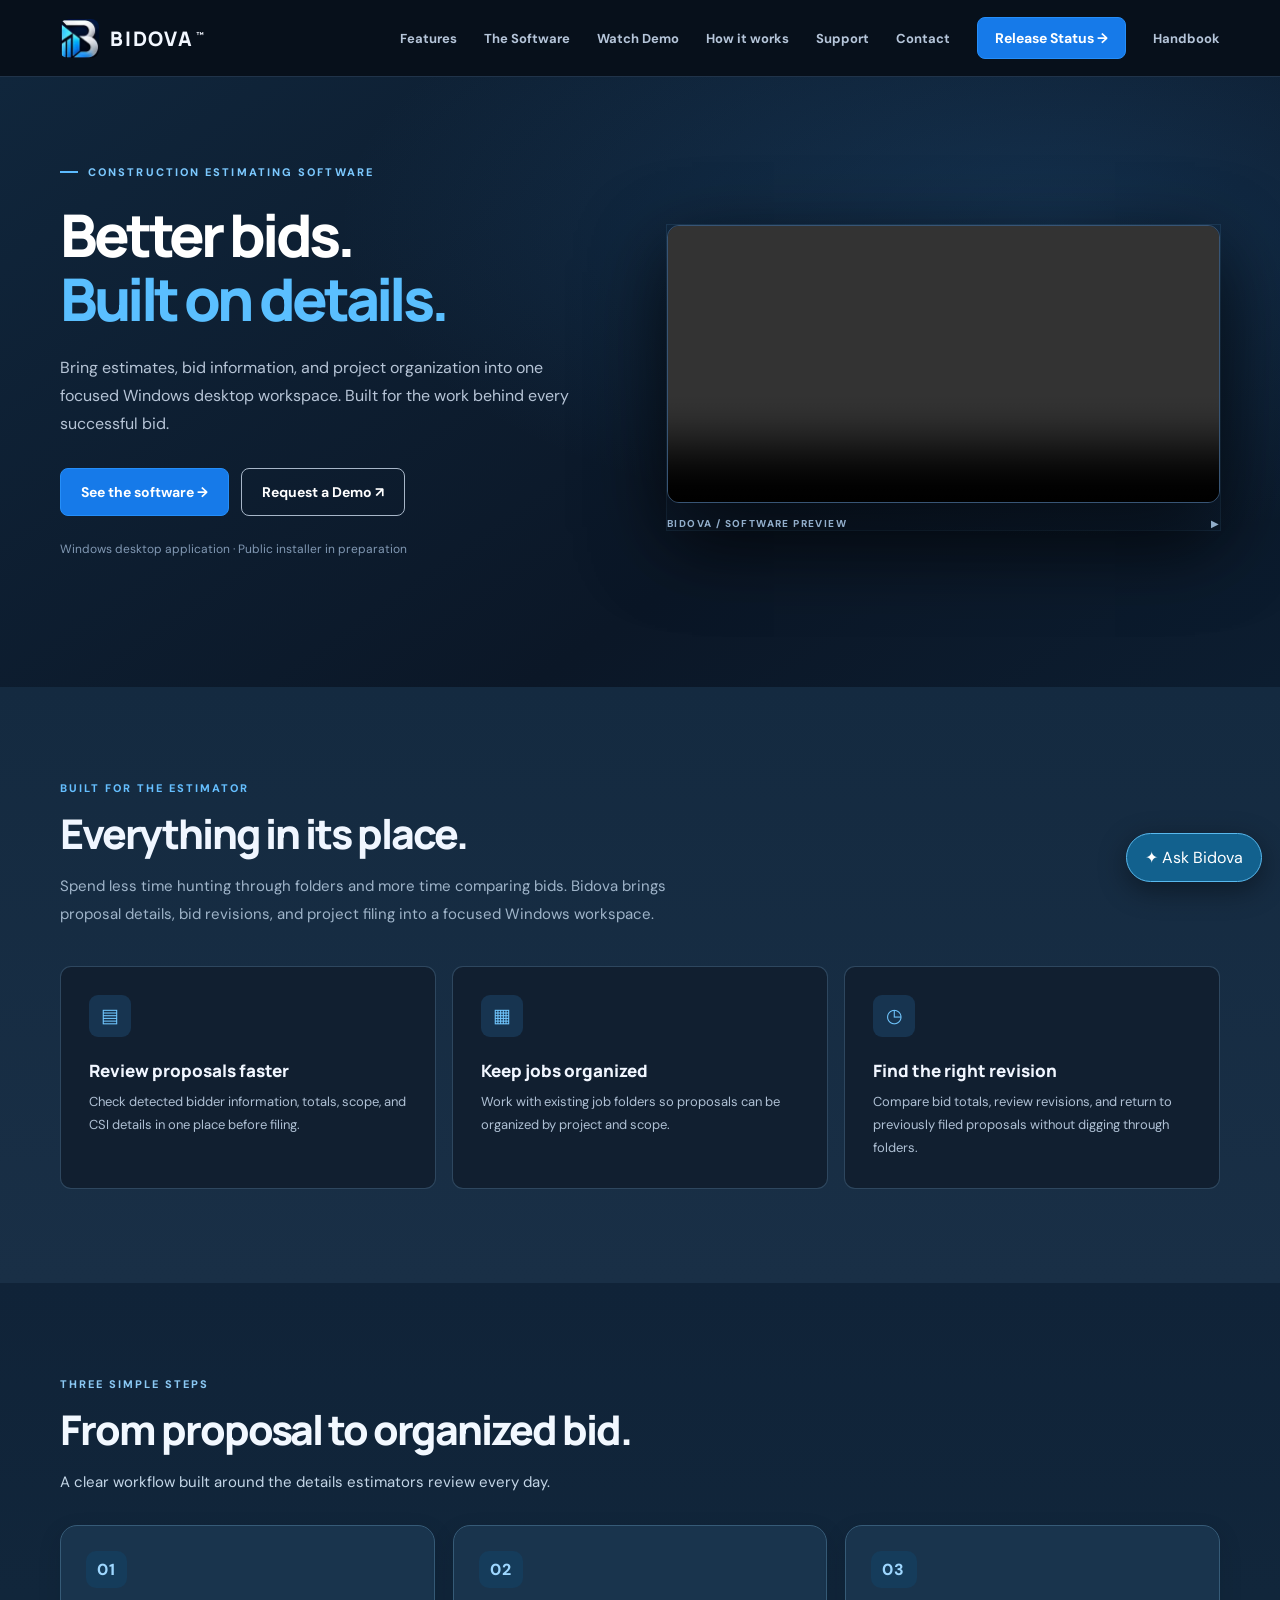
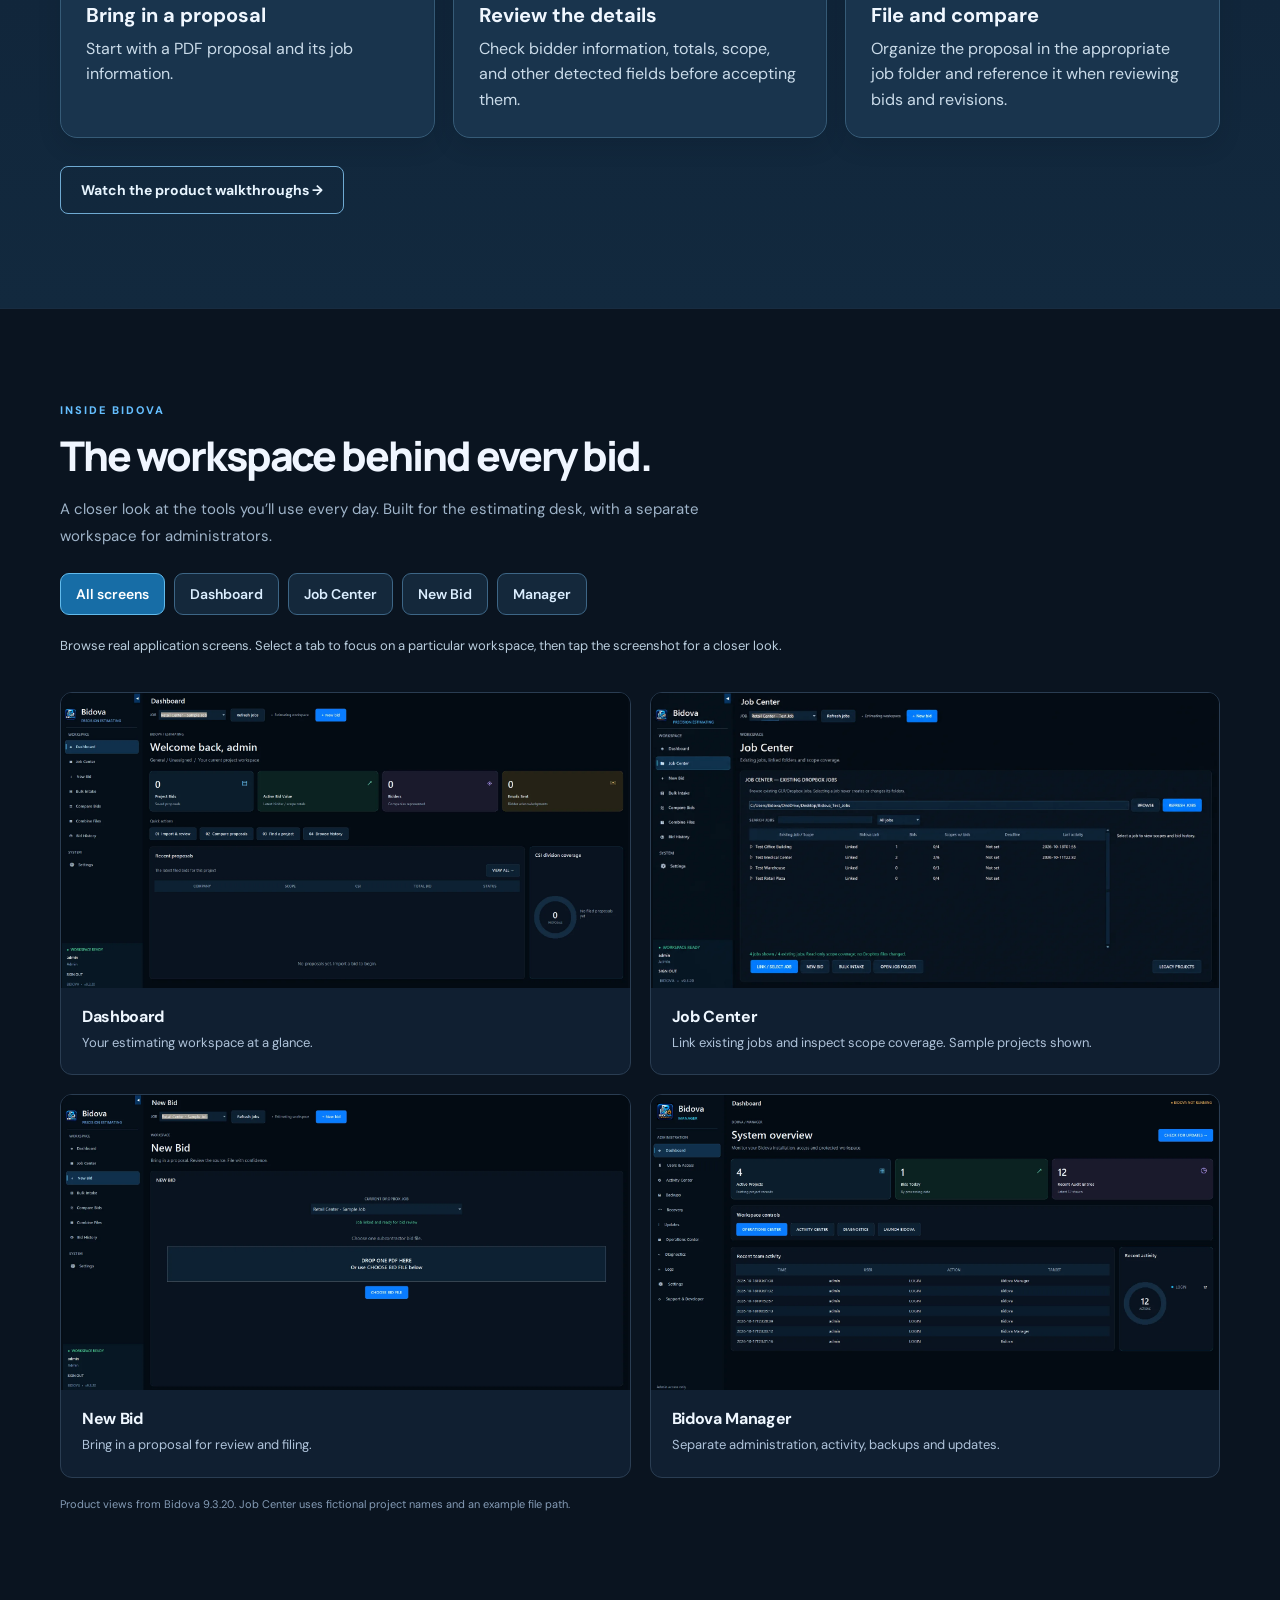
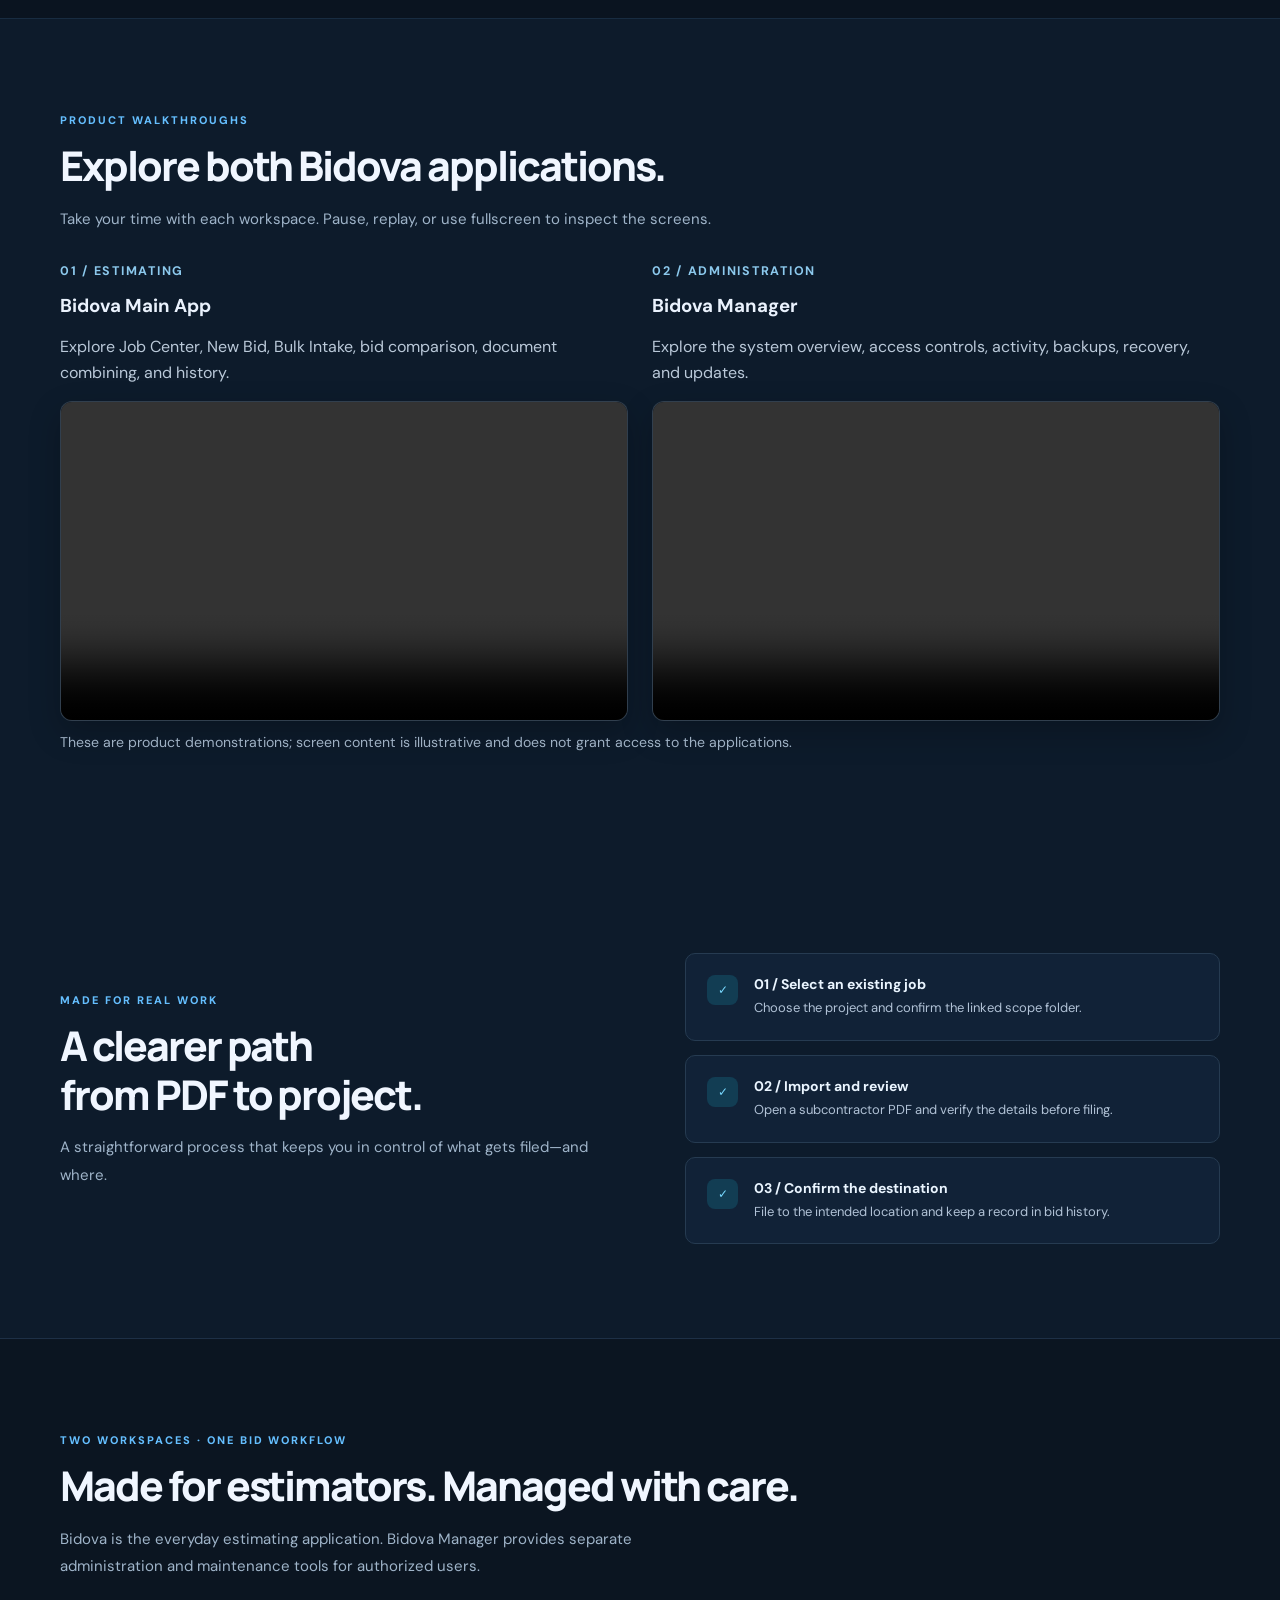
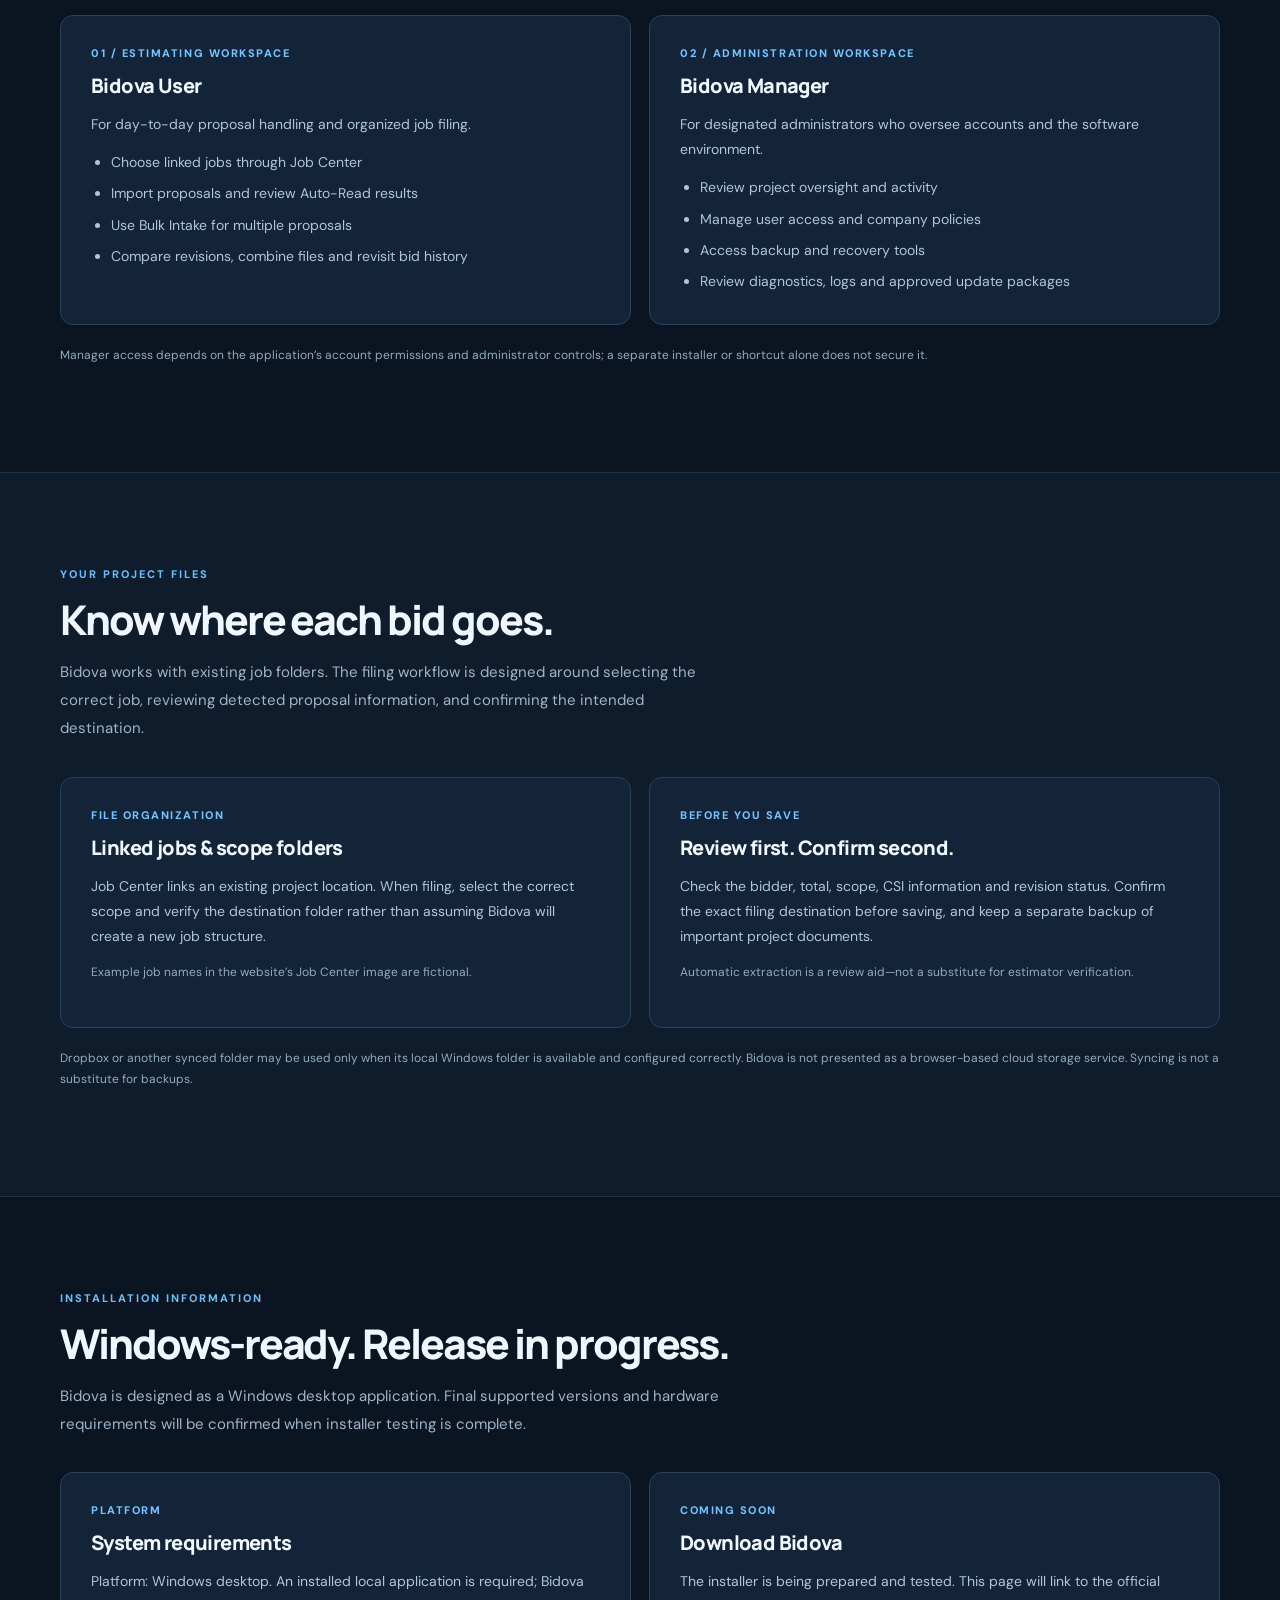
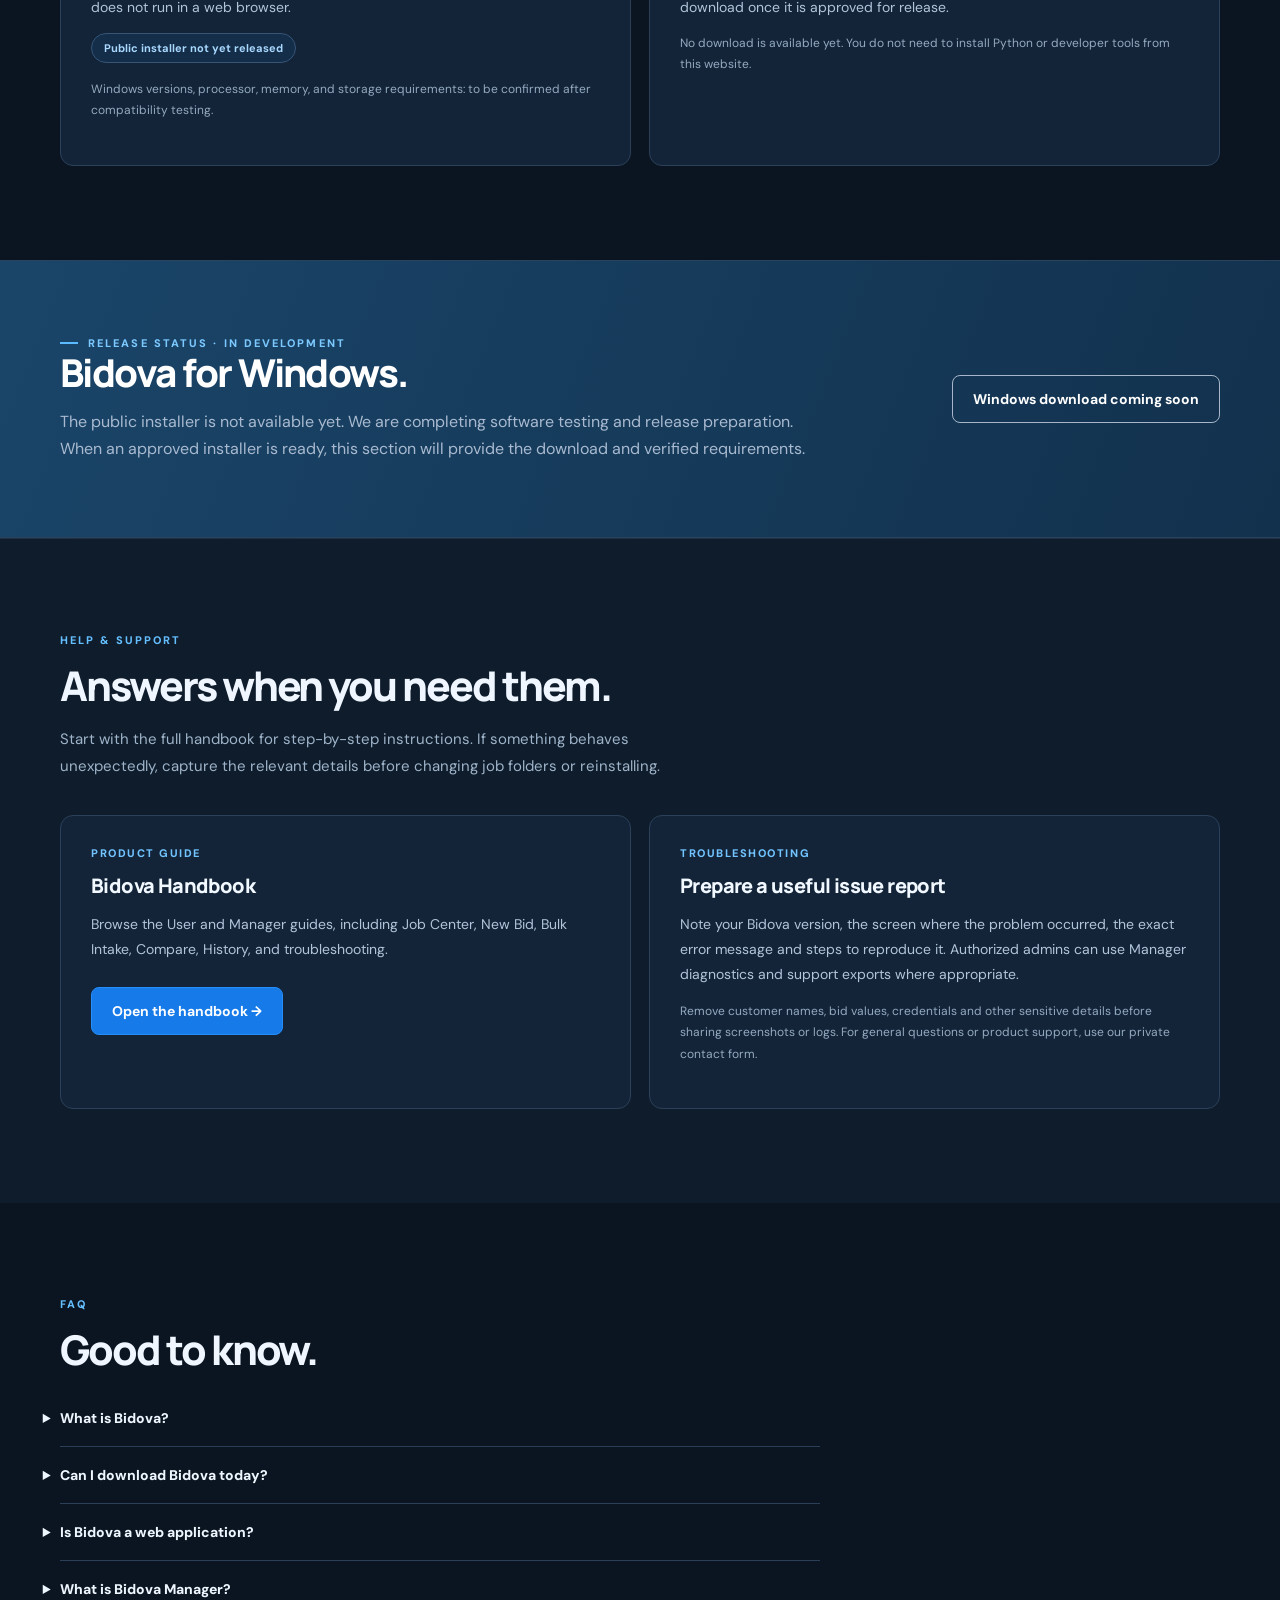
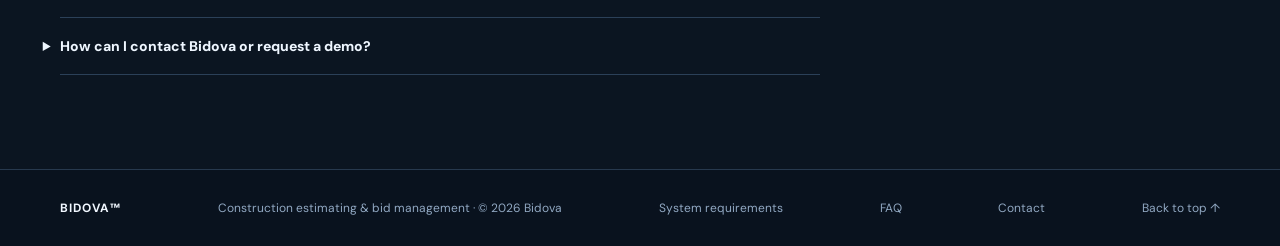
<file: index.html>
<!DOCTYPE html>

<html lang="en"><head><meta name="google-site-verification" content="mxWvTlF_J0Gwm0Wcro92wMdy1ksH1G0-L5YVEt3vlbo" /><meta charset="utf-8"/><meta content="width=device-width, initial-scale=1" name="viewport"/><meta content="#0b1421" name="theme-color"/><meta content="Bidova is a Windows-based construction estimating and bid management application designed to keep estimates, bids and project details organized." name="description"/><title>Bidova — Construction Estimating &amp; Bid Management</title><meta property="og:type" content="website"><meta property="og:site_name" content="Bidova"><meta property="og:title" content="Bidova — Construction Estimating &amp; Bid Management"><meta property="og:description" content="Explore Bidova construction estimating software, project organization, bid comparison, and real application walkthroughs."><meta property="og:url" content="https://bidova.github.io/"><meta property="og:image" content="https://bidova.github.io/assets/bidova-logo.webp"><meta name="twitter:card" content="summary"><link rel="canonical" href="https://bidova.github.io/"><link href="assets/favicon.png" rel="icon" type="image/png"/><link href="https://fonts.googleapis.com" rel="preconnect"/><link crossorigin="" href="https://fonts.gstatic.com" rel="preconnect"/><link href="https://fonts.googleapis.com/css2?family=DM+Sans:wght@400;500;600;700&amp;family=Manrope:wght@400;500;600;700;800&amp;display=swap" rel="stylesheet"/><style>
:root{--bg:#0a111b;--ink:#111b29;--blue:#2176f3;--bright:#3d91ff;--muted:#667387;--line:#e5eaf0}*{box-sizing:border-box}html{scroll-behavior:smooth}body{margin:0;font-family:'DM Sans',Arial,sans-serif;color:var(--ink);background:#fff}a{text-decoration:none;color:inherit}.wrap{width:min(1160px,calc(100% - 48px));margin:auto}header{position:sticky;top:0;z-index:10;background:#fffefef5;border-bottom:1px solid #e9edf2;backdrop-filter:blur(15px)}.nav{height:78px;display:flex;align-items:center;justify-content:space-between;gap:25px}.brand{display:flex;align-items:center;gap:11px;font-family:Manrope,sans-serif;font-size:23px;letter-spacing:.04em;font-weight:800}.brand img{width:39px;height:39px;object-fit:contain;border-radius:8px}.links{display:flex;align-items:center;gap:34px;color:#47556a;font-size:14px;font-weight:700}.links a:hover{color:var(--blue)}.btn{display:inline-flex;justify-content:center;align-items:center;gap:10px;padding:14px 20px;border-radius:9px;background:var(--blue);color:white;font-size:14px;font-weight:700;transition:.2s;border:1px solid var(--blue)}.btn:hover{background:#115ed5;transform:translateY(-1px)}.btn.outline{background:transparent;border-color:#a7b6c8;color:white}.btn.outline:hover{background:#ffffff13}.hero{background:radial-gradient(ellipse at 90% 15%,#153e70 0,transparent 47%),linear-gradient(115deg,#09121e,#0b1c31 75%,#0a1525);color:white;overflow:hidden}.hero-inner{min-height:600px;display:grid;grid-template-columns:1fr 1.03fr;gap:48px;align-items:center;padding:72px 0 80px}.eyebrow{font-size:11px;font-weight:800;letter-spacing:.17em;text-transform:uppercase;color:#4ea5ff;display:flex;gap:10px;align-items:center}.eyebrow:before{content:'';width:25px;height:2px;background:#4ea5ff}.hero h1{font:800 clamp(42px,4.3vw,64px)/1.11 Manrope,sans-serif;letter-spacing:-.055em;margin:23px 0}.hero h1 span{color:#64b1ff}.hero p{font-size:17px;line-height:1.85;color:#b6c4d6;max-width:510px;margin-bottom:30px}.actions{display:flex;gap:12px;flex-wrap:wrap}.hero-note{font-size:12px!important;color:#8198b3!important;margin-top:24px}.preview{position:relative;filter:drop-shadow(0 24px 42px #0006)}.preview:after{content:'';position:absolute;z-index:-1;width:85%;height:80%;left:20%;top:13%;background:#1766c9;filter:blur(70px);opacity:.22}.window{border:1px solid #49617d;border-radius:13px;overflow:hidden;background:#f7f9fc;transform:perspective(1300px) rotateY(-4deg);box-shadow:0 32px 75px #0007}.winbar{height:42px;background:#172639;display:flex;align-items:center;gap:7px;padding:0 15px;color:#c3d3e5;font-size:11px;font-weight:700}.dot{width:9px;height:9px;border-radius:50%;background:#60728b}.winbar span:last-child{margin-left:auto;color:#7f94ac}.app{display:grid;grid-template-columns:124px 1fr;min-height:333px}.side{background:#101e30;padding:16px 10px;color:#9eafc6;font-size:10px}.side b{display:block;color:#fff;margin:0 8px 22px;font-size:13px}.side div{padding:10px 9px;margin-bottom:4px;border-radius:5px}.side .active{background:#1d3d64;color:#eaf4ff}.main{padding:23px 20px}.main small{color:#75839a;font-size:10px}.main h3{margin:5px 0 19px;font:800 19px Manrope}.metrics{display:grid;grid-template-columns:repeat(3,1fr);gap:9px;margin-bottom:20px}.metric{background:white;border:1px solid #e5ebf3;padding:12px;border-radius:7px}.metric small{font-size:9px}.metric strong{display:block;margin-top:8px;font:800 17px Manrope;color:#1c344f}.tablemock{background:white;border:1px solid #e5ebf3;border-radius:8px;overflow:hidden}.tr{display:grid;grid-template-columns:1.6fr .85fr .8fr;gap:6px;padding:12px 13px;border-bottom:1px solid #eff2f6;font-size:10px;color:#506078}.tr:last-child{border:0}.tr.head{background:#f1f5fa;color:#8190a2;font-size:9px;font-weight:800;text-transform:uppercase}.status{color:#177451;font-weight:700}.section{padding:100px 0}.kicker{font-size:12px;font-weight:800;color:#2078e8;letter-spacing:.13em;text-transform:uppercase}.section h2{font:800 clamp(30px,3.2vw,43px)/1.2 Manrope;letter-spacing:-.04em;margin:14px 0 15px}.section-intro{max-width:640px;color:#647388;line-height:1.8;font-size:16px}.features{display:grid;grid-template-columns:repeat(3,1fr);gap:18px;margin-top:44px}.feature{border:1px solid #e3e9f0;border-radius:12px;padding:30px;background:#fff;box-shadow:0 9px 28px #102b4b08}.symbol{width:45px;height:45px;border-radius:10px;display:grid;place-items:center;background:#e9f3ff;color:#176bdb;font-weight:800;font-size:19px}.feature h3{font:800 18px Manrope;margin:23px 0 10px}.feature p{font-size:14px;line-height:1.8;color:#69788b;margin:0}.stripe{background:#f5f8fc}.split{display:grid;grid-template-columns:1fr 1fr;gap:75px;align-items:center}.stack{display:grid;gap:14px}.stackitem{display:flex;gap:16px;align-items:flex-start;background:#fff;border:1px solid #e5ebf3;padding:20px;border-radius:10px}.check{background:#e4f3eb;color:#168052;padding:7px;border-radius:50%;font-size:12px;font-weight:800}.stackitem strong{display:block;font-size:15px;margin-bottom:5px}.stackitem p{font-size:13px;color:#68798e;line-height:1.6;margin:0}.cta{background:#0c1b2d;color:white;padding:78px 0}.cta-inner{display:flex;align-items:center;justify-content:space-between;gap:35px}.cta h2{font:800 clamp(27px,3vw,40px)/1.2 Manrope;letter-spacing:-.04em;margin:0 0 12px}.cta p{color:#a9bad0;margin:0;line-height:1.7}.faq{max-width:800px}.faq details{border-bottom:1px solid #e5ebf2;padding:21px 0}.faq summary{cursor:pointer;font-weight:800;list-style-position:outside}.faq details p{line-height:1.8;color:#68788d}footer{border-top:1px solid #e6ecf2;padding:32px 0;color:#718095;font-size:13px}.foot{display:flex;justify-content:space-between;gap:20px;align-items:center}.foot strong{color:#172a43;letter-spacing:.09em}a:focus-visible,summary:focus-visible{outline:3px solid #69acff;outline-offset:4px}@media(max-width:900px){.hero-inner,.split{grid-template-columns:1fr}.hero-inner{padding:65px 0}.preview{max-width:650px}.features{grid-template-columns:1fr 1fr}.links{gap:16px}}@media(max-width:620px){.wrap{width:min(100% - 34px,1160px)}.nav{height:68px}.links>a:not(.btn){display:none}.brand{font-size:20px}.brand img{width:34px;height:34px}.links .btn{padding:10px 12px;font-size:12px}.hero-inner{gap:25px;padding:54px 0}.hero h1{font-size:42px}.hero p{font-size:15px}.window{transform:none}.app{grid-template-columns:85px 1fr}.side{padding:13px 4px;font-size:8px}.side b{font-size:10px;margin:0 5px 12px}.side div{padding:9px 5px}.main{padding:14px 9px}.main h3{font-size:15px}.metrics{gap:4px}.metric{padding:7px}.metric strong{font-size:12px}.tr{font-size:8px;padding:10px 7px}.section{padding:70px 0}.features{grid-template-columns:1fr}.split{gap:30px}.cta-inner,.foot{flex-direction:column;align-items:flex-start}}

/* BIDOVA DARK EDITION — unified high-contrast product theme */
:root{--bg:#080f1a;--ink:#edf5ff;--blue:#1689ed;--bright:#53c0ff;--muted:#9cafc4;--line:#26384e}
body{background:#090f19;color:#eaf2fd}header{background:#0a1421f5;border-color:#243348}.brand{color:#f2f7ff;font-size:21px;letter-spacing:.075em}.brandmark{width:37px;height:37px;display:grid;place-items:center;border-radius:10px;background:linear-gradient(145deg,#1aa5f8,#1358b9);box-shadow:inset 0 1px 0 #ffffff70,0 4px 15px #0788e63d;position:relative;overflow:hidden}.brandmark:after{content:'';position:absolute;width:8px;height:50px;background:#ffffff80;transform:rotate(33deg);left:11px;top:-7px;opacity:.55}.brandmark span{font:900 24px Manrope,Arial;color:white;position:relative;z-index:1}.links{color:#b5c5d9}.links a:hover{color:#69c7ff}.btn{background:linear-gradient(115deg,#117fe1,#1769df);border-color:#218deb;box-shadow:0 7px 22px #0879dc24}.btn:hover{background:#2398f4}.hero{background:radial-gradient(ellipse at 85% 32%,#12365b 0,transparent 48%),linear-gradient(115deg,#08121f,#0c1c30 75%,#0b1625)}.hero-inner{min-height:570px}.hero h1 span{color:#5abfff}.window{transform:none;background:#101d2e;border-color:#314c68}.main{background:#122239;color:#eaf2ff}.main small{color:#a3b7d0}.main h3{color:#fff}.metric,.tablemock{background:#192d44;border-color:#32465f}.metric strong{color:#f4faff}.tr{border-color:#2b4058;color:#b7c9dd}.tr.head{background:#223851;color:#b1c7df}.status{color:#5be0b0}.section{background:#0b1522;padding:86px 0}.section h2{color:#f0f6ff}.section-intro{color:#a5b8cf}.kicker{color:#58baff}.feature{background:#122236;border-color:#29405a;box-shadow:0 12px 36px #0002}.feature h3{color:#f1f6ff}.feature p{color:#afc0d4}.symbol{background:#183b61;color:#61c5ff}.stripe{background:#0e1c2d}.stackitem{background:#14283e;border-color:#2d435d}.stackitem strong{color:#eaf5ff}.stackitem p{color:#b1c2d6}.check{background:#153c42;color:#74ebc4}.cta{background:linear-gradient(100deg,#102b47,#0b1b2f);border-block:1px solid #2a435c}.faq details{border-color:#2b4058}.faq details p{color:#b2c4d7}.faq summary{color:#eef6ff}.faq summary:hover{color:#67c4ff}footer{background:#09121e;border-color:#27394e;color:#91a8c2}.foot strong{color:#f1f7ff}.mobile-nav{display:none;position:relative}.mobile-nav summary{list-style:none;cursor:pointer;padding:8px 12px;border:1px solid #36516c;border-radius:9px;color:#f5f9ff;font-size:20px}.mobile-nav summary::-webkit-details-marker{display:none}.mobile-menu{position:absolute;right:0;top:45px;z-index:50;min-width:210px;background:#13253a;border:1px solid #3c5470;border-radius:12px;box-shadow:0 18px 40px #0008;padding:8px;display:grid}.mobile-menu a{padding:12px;color:#e5f1ff;border-radius:6px}.mobile-menu a:hover{background:#234462}
@media(max-width:760px){.links{display:none}.mobile-nav{display:block}.nav{height:68px}.brandmark{width:34px;height:34px}.hero-inner{padding:52px 0 62px}.hero h1{font-size:clamp(37px,9vw,50px)}.hero p{line-height:1.7}.preview{width:100%}.section{padding:65px 0}.features{grid-template-columns:1fr}.cta-inner{align-items:flex-start}}
@media(max-width:420px){.wrap{width:calc(100% - 32px)}.hero-inner{gap:32px}.hero h1{font-size:38px}.actions .btn{width:100%}.app{grid-template-columns:75px 1fr}.metric{padding:6px}.tr{font-size:7px}.winbar span:last-child{font-size:8px}}

/* Product information sections */
.info-section{border-top:1px solid #1d3046;background:#0b1725}
.info-section.alt{background:#0e1c2c}
.info-grid{display:grid;grid-template-columns:repeat(2,minmax(0,1fr));gap:18px;margin-top:34px}
.info-card{padding:30px;border-radius:13px;border:1px solid #2b4159;background:#132439;min-width:0}
.info-card h3{font:800 20px Manrope,sans-serif;margin:0 0 13px;color:#f1f8ff;letter-spacing:-.03em}
.info-card p,.info-card li{color:#b1c5d9;font-size:14px;line-height:1.8}
.info-card p{margin:0 0 13px}.info-card ul{margin:12px 0 0;padding-left:20px}
.info-card li+li{margin-top:6px}
.info-card .mini{color:#71c4ff;font-size:11px;text-transform:uppercase;letter-spacing:.14em;font-weight:800;margin-bottom:12px}
.info-card .muted{color:#94aabe;font-size:12px}
.info-card .btn{margin-top:12px}
.inline-link{color:#81caff;text-decoration:underline;text-underline-offset:4px}
.info-note{color:#94aabe;font-size:12px;line-height:1.75;margin-top:20px}
.info-pill{display:inline-flex;border:1px solid #365577;background:#142e49;color:#a9d9ff;border-radius:999px;padding:7px 12px;font-size:11px;font-weight:700;margin-bottom:16px}
.info-flow{display:flex;gap:12px;align-items:flex-start;margin-top:15px}.info-flow b{color:#8ed0ff}
#download .cta-inner{align-items:center}
#download .cta-inner>div{max-width:750px}
@media(max-width:760px){.info-grid{grid-template-columns:1fr}.info-card{padding:23px}}

/* Interactive screenshot showcase: existing gallery and palette preserved */
#bidova-image-viewer .showcase-prev,#bidova-image-viewer .showcase-next{position:absolute;top:48%;transform:translateY(-50%);z-index:5;background:rgba(16,42,65,.91);border:1px solid #598bb3;border-radius:50%;width:48px;height:48px;color:#fff;font-size:25px;cursor:pointer;display:none;align-items:center;justify-content:center}
#bidova-image-viewer.is-open .showcase-prev,#bidova-image-viewer.is-open .showcase-next{display:flex}
#bidova-image-viewer .showcase-prev{left:clamp(8px,3vw,38px)}#bidova-image-viewer .showcase-next{right:clamp(8px,3vw,38px)}
#bidova-image-viewer .showcase-info{position:absolute;bottom:clamp(12px,3vh,36px);left:50%;transform:translateX(-50%);width:min(680px,calc(100% - 130px));padding:13px 20px;background:rgba(8,25,42,.94);border:1px solid rgba(121,190,236,.35);border-radius:12px;display:none;text-align:center;color:#e9f6ff;z-index:4}
#bidova-image-viewer.is-open .showcase-info{display:flex;flex-direction:column;gap:4px}
#bidova-image-viewer .showcase-info span{color:#c3d6e5;font-size:13px;line-height:1.35}#bidova-image-viewer .showcase-info #showcase-count{color:#8ecbfa;font-size:12px}
@media(max-width:700px){#bidova-image-viewer .showcase-prev,#bidova-image-viewer .showcase-next{width:38px;height:38px;font-size:20px}#bidova-image-viewer .showcase-info{width:calc(100% - 34px);bottom:12px;padding:9px 12px}}
</style><style>
.hero-shot{display:block;width:100%;border:1px solid #35516d;border-radius:13px;box-shadow:0 26px 70px #0009;object-fit:contain;transition:transform .2s}.preview a:hover .hero-shot{transform:translateY(-4px)}.shot-caption{display:flex;justify-content:space-between;align-items:center;color:#b6cce3;font-size:10px;letter-spacing:.13em;font-weight:800;margin-top:14px}.gallery-section{background:#0b1727}.shot-grid{display:grid;grid-template-columns:repeat(2,minmax(0,1fr));gap:24px;margin-top:40px}.shot-card{margin:0;background:#122238;border:1px solid #2b425d;border-radius:14px;overflow:hidden;transition:transform .2s,border-color .2s}.shot-card:hover{transform:translateY(-4px);border-color:#479ce7}.shot-card a{display:block;background:#06101c}.shot-card img{display:block;width:100%;aspect-ratio:1.9;object-fit:contain}.shot-card figcaption{padding:20px 22px;display:grid;gap:7px}.shot-card strong{color:#eff7ff;font-size:17px}.shot-card span{color:#afc3da;font-size:13px;line-height:1.6}.gallery-note{color:#859cb6;font-size:12px;margin-top:24px;line-height:1.6}@media(max-width:700px){.shot-grid{grid-template-columns:1fr;gap:16px}.shot-card figcaption{padding:16px}.shot-card img{aspect-ratio:1.85}}
</style><style>
/* Bidova refined design */
:root{--blue:#258cff;--bright:#74c9ff}html{scroll-padding-top:88px}body{background:#080f18;font-synthesis:none;-webkit-font-smoothing:antialiased}header{background:rgba(8,17,29,.92);border-bottom:1px solid #203349}.nav{height:76px}.brand{font-size:20px;letter-spacing:.09em}.brandmark{background:#102b45;border:1px solid #2e75a8;box-shadow:none;border-radius:9px}.brandmark:after{display:none}.brandmark span{font-size:23px;color:#65c5ff}.links{gap:27px;font-size:13px}.links>a:not(.btn){transition:color .2s}.links .btn{padding:11px 17px}.btn{border-radius:8px;box-shadow:none;background:#167ae9;border-color:#258ef9}.btn:hover{transform:translateY(-2px);box-shadow:0 8px 25px #147ff026}.hero{background:radial-gradient(ellipse at 77% 33%,#133a61 0,transparent 42%),linear-gradient(115deg,#08111c,#0a1929 80%)}.hero-inner{min-height:610px;gap:70px;padding:85px 0 94px}.hero h1{font-size:clamp(44px,4.6vw,69px);line-height:1.08;letter-spacing:-.065em;margin:24px 0}.hero p{line-height:1.75;font-size:16px}.eyebrow{letter-spacing:.19em;color:#7cc9ff}.eyebrow:before{width:18px;background:#5cbbff}.preview{filter:none}.preview:after{opacity:.12}.hero-shot{border:1px solid #385575;border-radius:12px;box-shadow:0 32px 85px #0008}.shot-caption{font-size:10px;letter-spacing:.14em;color:#92aecb}.hero-note{margin-top:23px}.section{padding:94px 0;background:#0b1521}.section h2{max-width:800px;font-size:clamp(31px,3.2vw,44px);letter-spacing:-.05em}.section-intro{max-width:670px;font-size:15px;color:#9fb4c9;line-height:1.85}.kicker{font-size:11px;letter-spacing:.18em;color:#65bfff}.features{margin-top:37px;gap:16px}.feature{padding:28px;background:#111f30;border:1px solid #23384e;border-radius:11px;box-shadow:none}.feature h3{font-size:17px;margin:22px 0 8px}.feature p{font-size:13px;line-height:1.8}.symbol{border-radius:9px;width:42px;height:42px;background:#173450;color:#71c7ff}.gallery-section{background:#0a1420;border-top:1px solid #182c41;border-bottom:1px solid #182c41}.shot-grid{gap:19px;margin-top:38px;grid-template-columns:repeat(2,minmax(0,1fr))}.shot-card{background:#101f31;border:1px solid #2a3d52;border-radius:12px;box-shadow:none}.shot-card a{overflow:hidden}.shot-card img{aspect-ratio:1.93;object-fit:contain;background:#050d16;transition:transform .35s}.shot-card:hover img{transform:scale(1.018)}.shot-card figcaption{padding:18px 21px 21px;gap:6px}.shot-card strong{font-size:16px;letter-spacing:-.02em}.shot-card span{font-size:13px}.shot-card:hover{border-color:#4388c4}.gallery-note{font-size:11px;margin-top:18px}.stripe{background:#0d1b2b}.split{gap:90px}.stackitem{padding:21px;background:#112237;border:1px solid #263b51}.stackitem strong{font-size:14px}.stackitem p{font-size:13px}.check{border-radius:8px;min-width:31px;text-align:center;background:#123d53;color:#79d9ff}.cta{background:linear-gradient(100deg,#102e4c,#0b1b2f);padding:75px 0}.faq{max-width:1160px}.faq details{max-width:760px;padding:19px 0}.faq summary{font-size:14px}.faq details p{font-size:14px}footer{padding:30px 0}.foot{font-size:12px}
@media(max-width:900px){.hero-inner{gap:35px;min-height:0}.split{gap:35px}}
@media(max-width:760px){.nav{height:66px}.hero-inner{padding:57px 0 66px}.hero h1{font-size:clamp(39px,9vw,56px)}.section{padding:66px 0}.shot-grid{grid-template-columns:1fr;gap:17px}.shot-card img{aspect-ratio:1.9}.features{grid-template-columns:1fr}.brand{font-size:19px}}
@media(max-width:420px){.hero h1{font-size:40px}.hero p{font-size:15px}.hero-inner{gap:30px}.shot-card figcaption{padding:16px}.section h2{font-size:32px}}
@media(prefers-reduced-motion:reduce){html{scroll-behavior:auto}*,*:before,*:after{transition:none!important;animation:none!important}}
</style><style>
/* In-page application image preview */
#bidova-image-viewer{position:fixed;inset:0;z-index:99999;background:rgba(2,8,18,.94);display:none;align-items:center;justify-content:center;padding:64px 24px 28px;box-sizing:border-box}
#bidova-image-viewer.is-open{display:flex}
#bidova-image-viewer img{max-width:96vw;max-height:calc(100vh - 100px);object-fit:contain;border:1px solid #29415a;border-radius:10px;box-shadow:0 20px 80px #0009}
#bidova-image-viewer .close-preview{position:absolute;top:16px;right:22px;background:#14273e;color:white;border:1px solid #527394;border-radius:9px;padding:10px 17px;font:600 15px system-ui;cursor:pointer}
#bidova-image-viewer .close-preview:hover{background:#1c4269}
body.preview-open{overflow:hidden}
</style><style>
/* Video demo additions — staged for review */
.demo-video{display:block;width:100%;aspect-ratio:16/9;background:#08121e;border:1px solid rgba(173,195,218,.25);border-radius:16px;box-shadow:0 12px 32px rgba(0,0,0,.22)}
.video-panel{max-width:980px;margin:26px auto 0}
.video-panel h3,.video-card h3{margin:14px 0 7px}
.video-panel p,.video-card p{color:#bac9d9;line-height:1.6}
.video-grid{display:grid;grid-template-columns:repeat(2,minmax(0,1fr));gap:24px;margin-top:30px}
.video-card{min-width:0}
.video-card .demo-video{border-radius:12px}
.demo-eyebrow{letter-spacing:.14em;text-transform:uppercase;font-size:.78rem;font-weight:700;color:#8cc9ed}
.video-note{font-size:.88rem;color:#9fb1c4;margin-top:12px}
@media(max-width:760px){.video-grid{grid-template-columns:1fr;gap:30px}.video-panel{margin-top:20px}}
</style><style id="bidova-mobile-layout-fix">
/* Responsive fixes: phone and narrow-tablet layout */
@media (max-width: 1024px) {
  .nav {height:68px; gap:12px}
  .links {display:none!important}
  .mobile-nav {display:block!important; margin-left:auto}
  .mobile-nav summary {min-width:44px;min-height:44px;display:grid;place-items:center}
  .hero-inner {grid-template-columns:minmax(0,1fr)!important;min-height:0;gap:26px;padding:44px 0 48px;align-items:start}
  .preview {width:100%;max-width:100%;min-width:0}
  .hero-shot {width:100%;height:auto;max-width:100%;display:block;object-fit:contain}
  .hero h1 {font-size:clamp(34px,7.5vw,52px);line-height:1.12}
  .section {padding:58px 0}
  .features {grid-template-columns:1fr}
}
@media (max-width: 480px) {
  .wrap {width:calc(100% - 36px)}
  .brand {font-size:18px}
  .hero-inner {padding:37px 0 44px;gap:22px}
  .hero h1 {font-size:clamp(33px,9vw,42px)}
  .hero p {font-size:15px;line-height:1.65}
  .actions {display:flex;gap:10px;flex-wrap:wrap}
  .actions .btn {width:auto;min-height:44px;padding:11px 12px;font-size:12px}
  .hero-note {font-size:12px}
  .shot-caption {margin-top:9px}
  .section {padding:50px 0}
  .feature {padding:22px}
  .mobile-menu {max-width:calc(100vw - 30px)}
  .hero .preview{margin-top:0}
  .hero .shot-caption{letter-spacing:.12em}
  .hero .hero-shot{aspect-ratio:16/9;max-height:none}
}

/* Bidova homepage contrast and visual workflow refresh */
.hero{background:radial-gradient(ellipse at 82% 24%,rgba(47,124,192,.24),transparent 48%),linear-gradient(145deg,#10263c 0%,#0b1727 65%,#0c1d30 100%)}
.hero .preview{box-shadow:0 22px 70px rgba(0,0,0,.34),0 0 0 1px rgba(109,184,239,.14)}
#features{background:linear-gradient(180deg,#142a40,#192f46)}
#features .feature{border-color:rgba(131,190,235,.25)}
.bidova-steps{background:linear-gradient(180deg,#102338,#12293e);color:#e5f0fa}
.bidova-steps .kicker{color:#8bc9f4}.bidova-steps h2{color:#f2f8ff}.bidova-steps .section-intro{color:#c4d6e7}
.bidova-steps-grid{display:grid;grid-template-columns:repeat(3,minmax(0,1fr));gap:18px;margin:28px 0}
.bidova-steps-grid article{background:#19344d;border:1px solid #365b77;border-radius:17px;padding:25px;box-shadow:0 8px 22px rgba(7,20,32,.16)}
.bidova-steps-grid h3{color:#f0f7ff;margin:14px 0 8px;font-size:20px}.bidova-steps-grid p{color:#cadbe9;line-height:1.6;margin:0}
.bidova-step-number{display:inline-flex;background:#153c5b;color:#9ed7ff;font-weight:800;border-radius:10px;padding:8px 11px;letter-spacing:.07em}
.bidova-steps .btn.outline{color:#e8f5ff;border-color:#6faad2}
#download{background:linear-gradient(112deg,#1a4569,#12314d)}
@media(max-width:760px){.bidova-steps-grid{grid-template-columns:1fr;gap:12px}.bidova-steps-grid article{padding:19px}}
</style><style id="bidova-product-experience-update">
.bx-toolbar{display:flex;flex-wrap:wrap;gap:9px;margin:22px 0}.bx-tab{border:1px solid #3d6686;background:#14283b;color:#dbeeff;border-radius:9px;padding:11px 15px;font-family:inherit;font-size:14px;font-weight:600;cursor:pointer}.bx-tab[aria-selected="true"]{background:#176da6;border-color:#62bbec;color:#fff}.bx-tab:focus-visible{outline:3px solid #78d1ff;outline-offset:2px}.bx-notice{color:#b9cddd;font-size:13px;margin:8px 0 24px}.bx-roadmap-grid{display:grid;grid-template-columns:repeat(3,minmax(0,1fr));gap:16px;margin-top:25px}.bx-roadmap-card{border:1px solid #345775;background:#102338;border-radius:14px;padding:25px}.bx-roadmap-card h3{margin:12px 0}.bx-roadmap-card p{color:#bdcfe0}.bx-status{display:inline-block;border:1px solid #46708e;border-radius:30px;color:#aee0ff;font-weight:700;font-size:11px;letter-spacing:.1em;padding:5px 11px;text-transform:uppercase}.bx-gallery-list [hidden]{display:none!important}@media(max-width:720px){.bx-roadmap-grid{grid-template-columns:1fr}.bx-tab{flex:1 1 42%;text-align:center}}
</style><link rel="stylesheet" href="assets/mobile-experience.css" media="screen and (max-width: 1024px)"><link rel="stylesheet" href="assets/bidova-assistant.css"></head><body class="bidova-home"><header><div class="wrap nav"><a aria-label="Bidova home" class="brand" href="#top"><img src="assets/bidova-mark-refined.svg" width="39" height="39" alt="" aria-hidden="true"/><span>BIDOVA<sup style="font-size:.42em;vertical-align:super;margin-left:2px">™</sup></span></a><nav aria-label="Main navigation" class="links"><a href="#features">Features</a><a href="#platform">The Software</a><a href="#video-demos">Watch Demo</a><a href="#workflow">How it works</a><a href="#support">Support</a><a href="contact.html">Contact</a><a class="btn" href="#download">Release Status →</a><a href="handbook.html">Handbook</a></nav><details class="mobile-nav"><summary aria-label="Open navigation menu"><span aria-hidden="true">☰</span> Menu</summary><div class="mobile-menu"><a href="#features">Features</a><a href="#platform">The Software</a><a href="#video-demos">Watch Demo</a><a href="#workflow">How it works</a><a href="#download">Release Status</a><a href="handbook.html">Handbook</a><a href="#questions">FAQ</a><a href="#roles">User vs. Manager</a><a href="#data-safety">File safety</a><a href="#requirements">Requirements</a><a href="#support">Support</a><a href="contact.html">Contact Us</a></div></details></div></header><main id="top"><section class="hero"><div class="wrap hero-inner"><div><div class="eyebrow">CONSTRUCTION ESTIMATING SOFTWARE</div><h1>Better bids.<br/><span>Built on details.</span></h1><p>Bring estimates, bid information, and project organization into one focused Windows desktop workspace. Built for the work behind every successful bid.</p><div class="actions"><a class="btn" href="#platform">See the software →</a><a class="btn outline" href="contact.html?topic=demo">Request a Demo ↗</a></div><p class="hero-note">Windows desktop application · Public installer in preparation</p></div><div class="preview"><video class="hero-shot" controls autoplay muted loop preload="auto" playsinline aria-label="Watch Bidova desktop software preview"><source src="Bidova_Homepage_Preview.mp4" type="video/mp4"/>Your browser does not support HTML5 video.</video><span class="shot-caption">BIDOVA / SOFTWARE PREVIEW <span aria-hidden="true">▶</span></span></div></div></section><section class="section" id="features"><div class="wrap"><div class="kicker">BUILT FOR THE ESTIMATOR</div><h2>Everything in its place.</h2><p class="section-intro">Spend less time hunting through folders and more time comparing bids. Bidova brings proposal details, bid revisions, and project filing into a focused Windows workspace.</p><div class="features"><article class="feature"><div class="symbol">▤</div><h3>Review proposals faster</h3><p>Check detected bidder information, totals, scope, and CSI details in one place before filing.</p></article><article class="feature"><div class="symbol">▦</div><h3>Keep jobs organized</h3><p>Work with existing job folders so proposals can be organized by project and scope.</p></article><article class="feature"><div class="symbol">◷</div><h3>Find the right revision</h3><p>Compare bid totals, review revisions, and return to previously filed proposals without digging through folders.</p></article></div></div></section><section class="section bidova-steps" id="how-bidova-works"><div class="wrap"><div class="kicker">THREE SIMPLE STEPS</div><h2>From proposal to organized bid.</h2><p class="section-intro">A clear workflow built around the details estimators review every day.</p><div class="bidova-steps-grid"><article><span class="bidova-step-number">01</span><h3>Bring in a proposal</h3><p>Start with a PDF proposal and its job information.</p></article><article><span class="bidova-step-number">02</span><h3>Review the details</h3><p>Check bidder information, totals, scope, and other detected fields before accepting them.</p></article><article><span class="bidova-step-number">03</span><h3>File and compare</h3><p>Organize the proposal in the appropriate job folder and reference it when reviewing bids and revisions.</p></article></div><a class="btn outline" href="#video-demos">Watch the product walkthroughs →</a></div></section><section class="section gallery-section" id="platform"><div class="wrap"><div class="kicker">INSIDE BIDOVA</div><h2>The workspace behind every bid.</h2><p class="section-intro">A closer look at the tools you’ll use every day. Built for the estimating desk, with a separate workspace for administrators.</p><div class="bx-toolbar" role="tablist" aria-label="Explore Bidova software screens"><button class="bx-tab" type="button" role="tab" aria-selected="true" data-bx-tab="all">All screens</button><button class="bx-tab" type="button" role="tab" aria-selected="false" data-bx-tab="0">Dashboard</button><button class="bx-tab" type="button" role="tab" aria-selected="false" data-bx-tab="1">Job Center</button><button class="bx-tab" type="button" role="tab" aria-selected="false" data-bx-tab="2">New Bid</button><button class="bx-tab" type="button" role="tab" aria-selected="false" data-bx-tab="3">Manager</button></div><p class="bx-notice" id="bx-gallery-description" aria-live="polite">Browse real application screens. Select a tab to focus on a particular workspace, then tap the screenshot for a closer look.</p><div class="shot-grid bx-gallery-list">
<figure class="shot-card"><a aria-haspopup="dialog" aria-label="View Bidova Dashboard" data-preview="true" href="#platform" role="button"><img alt="Bidova dashboard with bid metrics, recent proposals and quick actions" loading="lazy" src="dashboard.webp"/></a><figcaption><strong>Dashboard</strong><span>Your estimating workspace at a glance.</span></figcaption></figure>
<figure class="shot-card"><a aria-haspopup="dialog" aria-label="View Bidova Job Center" data-preview="true" href="#platform" role="button"><img alt="Bidova Job Center showing fictional test projects and a Bidova test folder path" loading="lazy" src="job-center.webp"/></a><figcaption><strong>Job Center</strong><span>Link existing jobs and inspect scope coverage. Sample projects shown.</span></figcaption></figure>
<figure class="shot-card"><a aria-haspopup="dialog" aria-label="View Bidova New Bid" data-preview="true" href="#platform" role="button"><img alt="Bidova New Bid screen with PDF drop zone and Choose Bid File button" loading="lazy" src="new-bid.webp"/></a><figcaption><strong>New Bid</strong><span>Bring in a proposal for review and filing.</span></figcaption></figure>
<figure class="shot-card"><a aria-haspopup="dialog" aria-label="View Bidova Manager" data-preview="true" href="#platform" role="button"><img alt="Bidova Manager dashboard showing system overview, projects and audit activity" loading="lazy" src="manager.webp"/></a><figcaption><strong>Bidova Manager</strong><span>Separate administration, activity, backups and updates.</span></figcaption></figure>
</div><p class="gallery-note">Product views from Bidova 9.3.20. Job Center uses fictional project names and an example file path.</p></div></section><section class="section stripe" id="video-demos" aria-labelledby="video-demos-title"><div class="wrap">
<div class="kicker">PRODUCT WALKTHROUGHS</div><h2 id="video-demos-title">Explore both Bidova applications.</h2>
<p class="section-intro">Take your time with each workspace. Pause, replay, or use fullscreen to inspect the screens.</p>
<div class="video-grid"><article class="video-card"><div class="demo-eyebrow">01 / Estimating</div><h3>Bidova Main App</h3><p>Explore Job Center, New Bid, Bulk Intake, bid comparison, document combining, and history.</p>
<video class="demo-video" controls preload="metadata" playsinline aria-label="Bidova Main App demonstration"><source src="Bidova_Main_App_Web_Demo.mp4" type="video/mp4"/>Your browser does not support embedded MP4 video.</video>
</article><article class="video-card"><div class="demo-eyebrow">02 / Administration</div><h3>Bidova Manager</h3><p>Explore the system overview, access controls, activity, backups, recovery, and updates.</p>
<video class="demo-video" controls preload="metadata" playsinline aria-label="Bidova Manager demonstration"><source src="Bidova_Manager_Web_Demo.mp4" type="video/mp4"/>Your browser does not support embedded MP4 video.</video>
</article></div><p class="video-note">These are product demonstrations; screen content is illustrative and does not grant access to the applications.</p></div></section><section class="section stripe" id="workflow"><div class="wrap split"><div><div class="kicker">MADE FOR REAL WORK</div><h2>A clearer path<br/>from PDF to project.</h2><p class="section-intro">A straightforward process that keeps you in control of what gets filed—and where.</p></div><div class="stack"><div class="stackitem"><div class="check">✓</div><div><strong>01 / Select an existing job</strong><p>Choose the project and confirm the linked scope folder.</p></div></div><div class="stackitem"><div class="check">✓</div><div><strong>02 / Import and review</strong><p>Open a subcontractor PDF and verify the details before filing.</p></div></div><div class="stackitem"><div class="check">✓</div><div><strong>03 / Confirm the destination</strong><p>File to the intended location and keep a record in bid history.</p></div></div></div></div></section><section class="section info-section" id="roles"><div class="wrap"><div class="kicker">TWO WORKSPACES · ONE BID WORKFLOW</div><h2>Made for estimators. Managed with care.</h2><p class="section-intro">Bidova is the everyday estimating application. Bidova Manager provides separate administration and maintenance tools for authorized users.</p><div class="info-grid">
<article class="info-card"><div class="mini">01 / ESTIMATING WORKSPACE</div><h3>Bidova User</h3><p>For day-to-day proposal handling and organized job filing.</p><ul><li>Choose linked jobs through Job Center</li><li>Import proposals and review Auto-Read results</li><li>Use Bulk Intake for multiple proposals</li><li>Compare revisions, combine files and revisit bid history</li></ul></article>
<article class="info-card"><div class="mini">02 / ADMINISTRATION WORKSPACE</div><h3>Bidova Manager</h3><p>For designated administrators who oversee accounts and the software environment.</p><ul><li>Review project oversight and activity</li><li>Manage user access and company policies</li><li>Access backup and recovery tools</li><li>Review diagnostics, logs and approved update packages</li></ul></article>
</div><p class="info-note">Manager access depends on the application’s account permissions and administrator controls; a separate installer or shortcut alone does not secure it.</p></div></section><section class="section info-section alt" id="data-safety"><div class="wrap"><div class="kicker">YOUR PROJECT FILES</div><h2>Know where each bid goes.</h2><p class="section-intro">Bidova works with existing job folders. The filing workflow is designed around selecting the correct job, reviewing detected proposal information, and confirming the intended destination.</p><div class="info-grid">
<article class="info-card"><div class="mini">FILE ORGANIZATION</div><h3>Linked jobs &amp; scope folders</h3><p>Job Center links an existing project location. When filing, select the correct scope and verify the destination folder rather than assuming Bidova will create a new job structure.</p><p class="muted">Example job names in the website’s Job Center image are fictional.</p></article>
<article class="info-card"><div class="mini">BEFORE YOU SAVE</div><h3>Review first. Confirm second.</h3><p>Check the bidder, total, scope, CSI information and revision status. Confirm the exact filing destination before saving, and keep a separate backup of important project documents.</p><p class="muted">Automatic extraction is a review aid—not a substitute for estimator verification.</p></article>
</div><p class="info-note">Dropbox or another synced folder may be used only when its local Windows folder is available and configured correctly. Bidova is not presented as a browser-based cloud storage service. Syncing is not a substitute for backups.</p></div></section><section class="section info-section" id="requirements"><div class="wrap"><div class="kicker">INSTALLATION INFORMATION</div><h2>Windows-ready. Release in progress.</h2><p class="section-intro">Bidova is designed as a Windows desktop application. Final supported versions and hardware requirements will be confirmed when installer testing is complete.</p><div class="info-grid">
<article class="info-card"><div class="mini">PLATFORM</div><h3>System requirements</h3><p>Platform: Windows desktop. An installed local application is required; Bidova does not run in a web browser.</p><span class="info-pill">Public installer not yet released</span><p class="muted">Windows versions, processor, memory, and storage requirements: to be confirmed after compatibility testing.</p></article>
<article class="info-card"><div class="mini">COMING SOON</div><h3>Download Bidova</h3><p>The installer is being prepared and tested. This page will link to the official download once it is approved for release.</p><p class="muted">No download is available yet. You do not need to install Python or developer tools from this website.</p></article>
</div></div></section><section class="cta" id="download"><div class="wrap cta-inner"><div><div class="eyebrow">RELEASE STATUS · IN DEVELOPMENT</div><h2>Bidova for Windows.</h2><p>The public installer is not available yet. We are completing software testing and release preparation. When an approved installer is ready, this section will provide the download and verified requirements.</p></div><span class="btn outline" role="status" aria-label="Windows download coming soon">Windows download coming soon</span></div></section><section class="section info-section alt" id="support"><div class="wrap"><div class="kicker">HELP &amp; SUPPORT</div><h2>Answers when you need them.</h2><p class="section-intro">Start with the full handbook for step-by-step instructions. If something behaves unexpectedly, capture the relevant details before changing job folders or reinstalling.</p><div class="info-grid">
<article class="info-card"><div class="mini">PRODUCT GUIDE</div><h3>Bidova Handbook</h3><p>Browse the User and Manager guides, including Job Center, New Bid, Bulk Intake, Compare, History, and troubleshooting.</p><a class="btn" href="handbook.html">Open the handbook →</a></article>
<article class="info-card"><div class="mini">TROUBLESHOOTING</div><h3>Prepare a useful issue report</h3><p>Note your Bidova version, the screen where the problem occurred, the exact error message and steps to reproduce it. Authorized admins can use Manager diagnostics and support exports where appropriate.</p><p class="muted">Remove customer names, bid values, credentials and other sensitive details before sharing screenshots or logs. For general questions or product support, use our <a href="contact.html?topic=support">private contact form</a>.</p></article>
</div></div></section><section class="section" id="questions"><div class="wrap faq"><div class="kicker">FAQ</div><h2>Good to know.</h2><details><summary>What is Bidova?</summary><p>Bidova is a Windows desktop application focused on construction estimating, bid management, and project organization.</p></details><details><summary>Can I download Bidova today?</summary><p>A public installer has not been released yet. This website will be updated when an approved Windows installer is available.</p></details><details><summary>Is Bidova a web application?</summary><p>No. The product is designed as Windows desktop software. This website provides product information and future download access.</p></details><details><summary>What is Bidova Manager?</summary><p>Bidova Manager is a separate management application intended for authorized use. It is not offered as a public download here.</p></details><details><summary>How can I contact Bidova or request a demo?</summary><p>Use our <a href="contact.html">private Contact Us form</a> to send questions, support inquiries, or a demo request. Our contact inbox address is not displayed publicly.</p></details></div></section></main><footer><div class="wrap foot"><strong>BIDOVA™</strong><span>Construction estimating &amp; bid management · © 2026 Bidova</span><a href="#requirements">System requirements</a><a href="#questions">FAQ</a><a href="contact.html">Contact</a><a href="#top">Back to top ↑</a></div></footer><div aria-label="Software image preview" aria-modal="true" id="bidova-image-viewer" role="dialog"><button aria-label="Close preview" class="close-preview" type="button">✕ Close</button><button type="button" class="showcase-prev" aria-label="Previous screenshot">❮</button><img alt="Enlarged Bidova software image"/><button type="button" class="showcase-next" aria-label="Next screenshot">❯</button><div class="showcase-info" aria-live="polite"><strong id="showcase-title"></strong><span id="showcase-desc"></span><span id="showcase-count"></span></div></div><script>
(function(){
 const viewer=document.getElementById('bidova-image-viewer');
 const full=viewer.querySelector('img');
 const close=viewer.querySelector('.close-preview');
 const prev=viewer.querySelector('.showcase-prev');
 const next=viewer.querySelector('.showcase-next');
 const title=viewer.querySelector('#showcase-title');
 const desc=viewer.querySelector('#showcase-desc');
 const count=viewer.querySelector('#showcase-count');
 const items=Array.from(document.querySelectorAll('.shot-grid a[data-preview="true"]'));
 let previous=null,index=0;
 function render(){
  const link=items[index];if(!link)return;
  const img=link.querySelector('img');const caption=link.closest('figure')?.querySelector('figcaption');
  full.src=img.currentSrc||img.src;full.alt=img.alt;
  title.textContent=caption?.querySelector('strong')?.textContent||'Bidova screenshot';
  desc.textContent=caption?.querySelector('span')?.textContent||img.alt;
  count.textContent=(index+1)+' of '+items.length;
 }
 function show(i){if(!items.length)return;index=(i+items.length)%items.length;render()}
 function hide(){viewer.classList.remove('is-open');document.body.classList.remove('preview-open');full.removeAttribute('src');if(previous)previous.focus()}
 items.forEach(function(link,i){link.addEventListener('click',function(event){event.preventDefault();previous=link;show(i);viewer.classList.add('is-open');document.body.classList.add('preview-open');close.focus()})});
 prev.addEventListener('click',()=>show(index-1));next.addEventListener('click',()=>show(index+1));
 close.addEventListener('click',hide);
 viewer.addEventListener('click',function(e){if(e.target===viewer)hide()});
 document.addEventListener('keydown',function(e){if(!viewer.classList.contains('is-open'))return;if(e.key==='Escape'){hide()}else if(e.key==='ArrowLeft'){e.preventDefault();show(index-1)}else if(e.key==='ArrowRight'){e.preventDefault();show(index+1)}});
 let touchX=null;viewer.addEventListener('touchstart',e=>{touchX=e.touches[0]?.clientX??null},{passive:true});viewer.addEventListener('touchend',e=>{if(touchX===null)return;const diff=(e.changedTouches[0]?.clientX??touchX)-touchX;if(Math.abs(diff)>65)show(index+(diff<0?1:-1));touchX=null},{passive:true});
})();
</script><script id="bidova-mobile-menu" defer>
(function(){
 const nav=document.querySelector('.mobile-nav');if(!nav)return;
 nav.querySelectorAll('a').forEach(link=>link.addEventListener('click',()=>nav.open=false));
 document.addEventListener('keydown',e=>{if(e.key==='Escape'&&nav.open){nav.open=false;nav.querySelector('summary')?.focus()}});
 document.addEventListener('click',e=>{if(nav.open&&!nav.contains(e.target))nav.open=false});
})();
</script><!-- Cloudflare Web Analytics --><script type="module" src="https://static.cloudflareinsights.com/beacon.min.js" data-cf-beacon='{"token":"a501f270886a400c8ad58f8acbd10a0b"}'></script><!-- End Cloudflare Web Analytics --><script id="bidova-product-experience-script">(function(){
 const grid=document.querySelector('.bx-gallery-list');if(!grid)return;
 const cards=Array.from(grid.querySelectorAll(':scope > figure'));const buttons=Array.from(document.querySelectorAll('[data-bx-tab]'));if(!cards.length)return;
 const descriptions=['Showing every Bidova screen.','Showing the Bidova Dashboard.','Showing Job Center.','Showing New Bid.','Showing Bidova Manager.'];
 buttons.forEach(btn=>btn.addEventListener('click',()=>{
  const value=btn.dataset.bxTab;const selected=value==='all'?-1:Number(value);
  buttons.forEach(b=>{b.setAttribute('aria-selected',String(b===btn));b.tabIndex=b===btn?0:-1});
  cards.forEach((card,i)=>{card.hidden=selected!==-1&&i!==selected});
  const info=document.getElementById('bx-gallery-description');if(info)info.textContent=descriptions[selected+1]||descriptions[0];
 }));
 const tabBar=document.querySelector('.bx-toolbar');tabBar?.addEventListener('keydown',e=>{if(e.key!=='ArrowRight'&&e.key!=='ArrowLeft')return;e.preventDefault();const i=buttons.indexOf(document.activeElement);const next=buttons[(i+(e.key==='ArrowRight'?1:-1)+buttons.length)%buttons.length];next?.focus();next?.click()});
})();</script><script defer src="assets/bidova-assistant.js"></script></body></html>
</file>
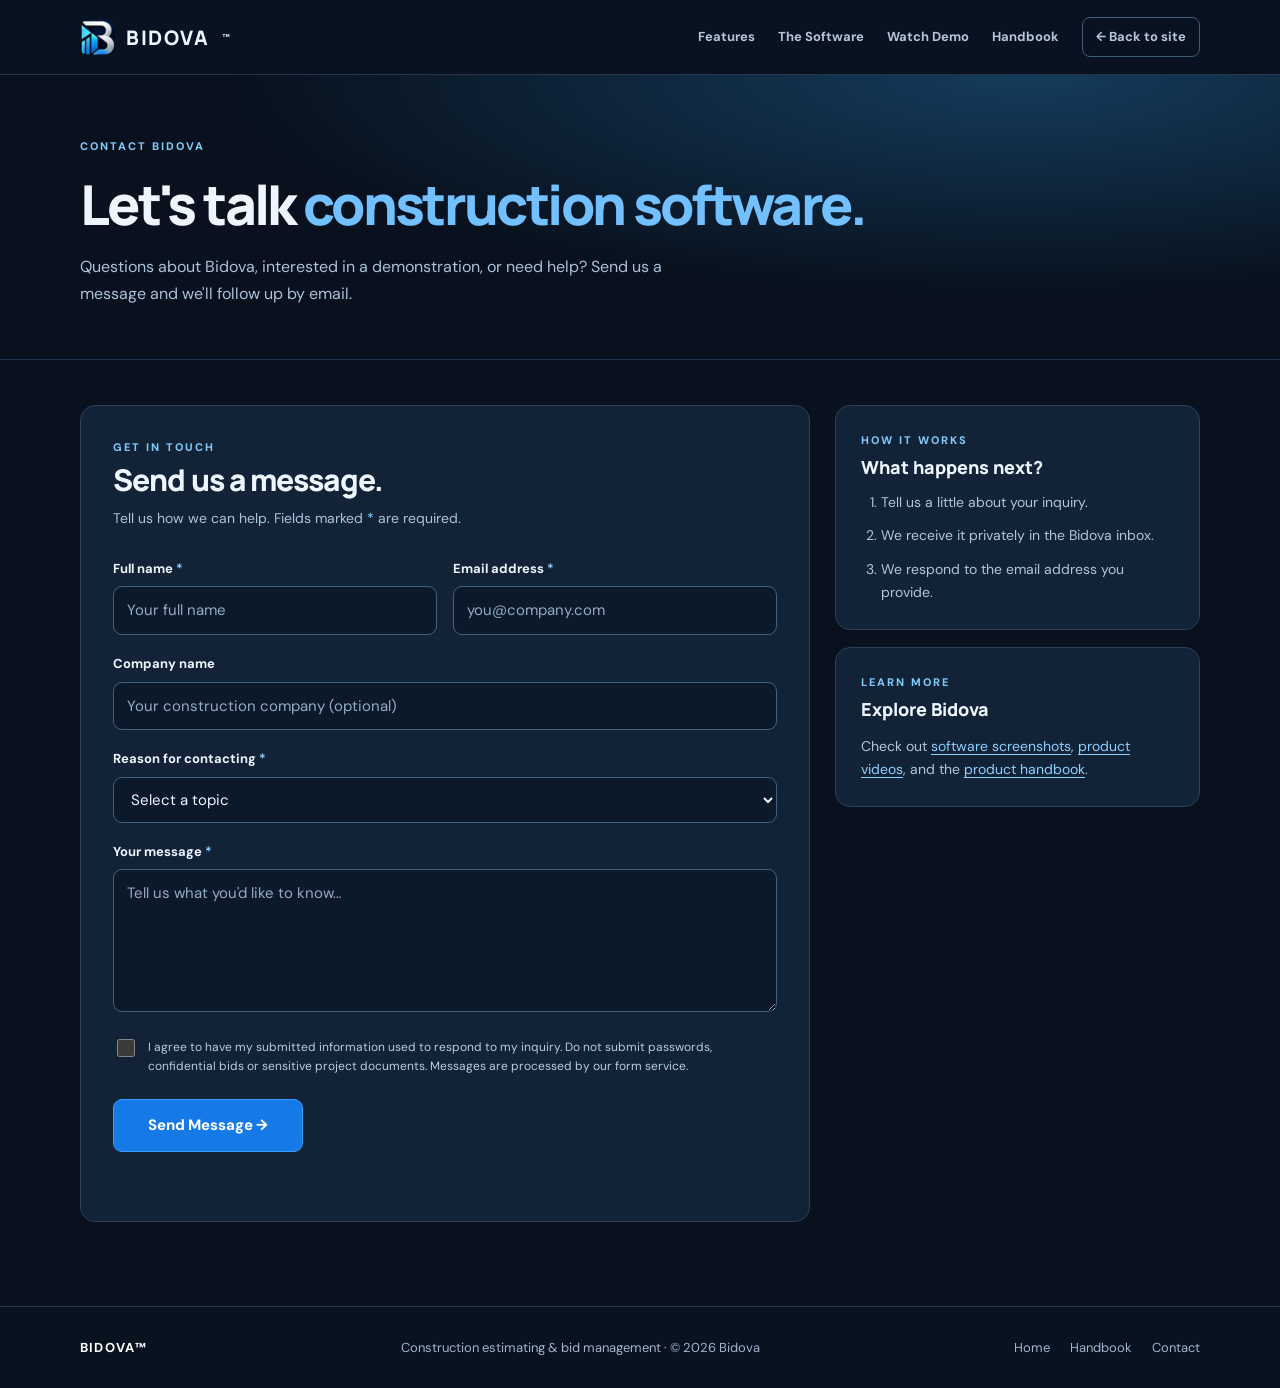
<file: contact.html>
<!doctype html>
<html lang="en">
<head>
<meta charset="utf-8">
<meta name="viewport" content="width=device-width, initial-scale=1">
<meta name="theme-color" content="#08111d">
<meta name="description" content="Contact Bidova about construction estimating software, demonstrations and support.">
<meta name="robots" content="index,follow">
<link rel="canonical" href="https://bidova.github.io/contact.html">
<link rel="icon" href="assets/favicon.png">
<link rel="preconnect" href="https://fonts.googleapis.com">
<link rel="preconnect" href="https://fonts.gstatic.com" crossorigin>
<link href="https://fonts.googleapis.com/css2?family=DM+Sans:wght@400;500;600;700&family=Manrope:wght@600;700;800&display=swap" rel="stylesheet">
<title>Contact Bidova | Construction Estimating Software</title>
<style>
:root{color-scheme:dark;--bg:#08111d;--panel:#122338;--border:#29415b;--blue:#268af2;--text:#edf6ff;--muted:#acc2d8}
*{box-sizing:border-box}html{scroll-behavior:smooth}
body{margin:0;background:var(--bg);color:var(--text);font:15px/1.65 "DM Sans",Arial,sans-serif}
a{color:inherit;text-decoration:none}button,input,select,textarea{font:inherit}
.wrap{width:min(1120px,calc(100% - 40px));margin-inline:auto}
header{position:sticky;top:0;z-index:20;background:#0a1421f2;border-bottom:1px solid #23364b;backdrop-filter:blur(14px)}
.nav{min-height:74px;display:flex;justify-content:space-between;gap:18px;align-items:center}
.brand{display:inline-flex;align-items:center;gap:11px;font:800 20px Manrope,sans-serif;letter-spacing:.085em;white-space:nowrap}
.brand img{width:35px;height:35px;border-radius:8px;object-fit:contain}
.links{display:flex;gap:23px;align-items:center;font-weight:700;font-size:13px;color:#b5c6db}
.links a:hover,.smallmenu a:hover,.back:hover{color:#82ceff}
.back{border:1px solid #3f5c77;border-radius:8px;padding:8px 13px}
.smallmenu{display:none;position:relative}
.smallmenu summary{list-style:none;cursor:pointer;display:flex;align-items:center;gap:8px;padding:9px 13px;border:1px solid #47617c;border-radius:8px;font-weight:700;font-size:13px}
.smallmenu summary::-webkit-details-marker{display:none}
.smallmenu nav{position:absolute;right:0;top:calc(100% + 10px);width:min(290px,85vw);padding:8px;background:#14263b;border:1px solid #365575;border-radius:12px;box-shadow:0 20px 50px #000a}
.smallmenu nav a{display:block;padding:12px 14px;color:#e8f4ff;border-radius:7px}
.smallmenu nav a:hover{background:#22425f}
.hero{padding:62px 0 52px;background:radial-gradient(ellipse at 80% 0%,#153b5c,transparent 55%);border-bottom:1px solid #20344b}
.kicker{font-size:11px;font-weight:800;letter-spacing:.18em;color:#80cafa;text-transform:uppercase}
.hero h1{font:800 clamp(34px,4.5vw,55px)/1.15 Manrope,sans-serif;letter-spacing:-.048em;margin:18px 0}
.hero h1 span{color:#72c0ff}.hero p{font-size:16px;color:var(--muted);max-width:650px;margin:0}
.main{display:grid;grid-template-columns:minmax(0,1.5fr) minmax(260px,.75fr);gap:25px;align-items:start;padding:45px 0 84px}
.panel{background:var(--panel);border:1px solid var(--border);border-radius:15px;padding:32px;min-width:0}
.formtop h2{font:800 clamp(23px,2.8vw,30px)/1.25 Manrope,sans-serif;letter-spacing:-.03em;margin:5px 0 8px}
.formtop p{color:var(--muted);margin:0 0 28px;font-size:14px}
.fields{display:grid;grid-template-columns:1fr 1fr;gap:16px}
.field{margin-bottom:18px}.field label{display:block;margin-bottom:7px;font-size:13px;font-weight:700}
.field input,.field select,.field textarea{width:100%;border:1px solid #43617e;border-radius:9px;background:#0b192b;color:#eff7ff;padding:11px 13px;min-height:46px;outline:none;transition:border-color .15s,box-shadow .15s}
.field input:focus,.field select:focus,.field textarea:focus{border-color:#78cbff;box-shadow:0 0 0 3px #3199ef35}
.field input::placeholder,.field textarea::placeholder{color:#95abc3}
.field textarea{min-height:143px;resize:vertical}
.required{color:#8bd2ff}.trap-field{position:absolute!important;left:-9999px!important;width:1px;height:1px;overflow:hidden}
.privacy{display:flex;align-items:flex-start;gap:10px;font-size:12px;color:#b8ccdf;line-height:1.6}
.privacy input{flex:0 0 18px;width:18px;height:18px;margin-top:1px;accent-color:#2289ed}
.submit{margin-top:23px;border:1px solid #399dfb;border-radius:9px;background:#1679e8;color:white;padding:13px 24px;min-width:190px;font-weight:800;cursor:pointer}
.submit:hover:not(:disabled){background:#258ef5}.submit:disabled{cursor:not-allowed;opacity:.54}
.formstatus{margin:15px 0 0;color:#abdcff;font-size:13px;min-height:22px}
.formstatus.error{color:#ffbbb8}.formstatus.success{color:#a5e6c9}
.side{display:grid;gap:17px}
.side .panel{padding:25px}
.side h3{font:800 18px Manrope,sans-serif;margin:6px 0 12px}
.side p,.side li{color:#b1c5d9;font-size:14px}
.side ol{padding-left:20px;margin:0}.side li+li{margin-top:10px}
.side a{color:#8dd0ff;text-decoration:underline;text-underline-offset:3px}
.side .panel p:last-child{margin-bottom:0}
footer{border-top:1px solid #223850;background:#09131f;padding:30px 0;color:#9fb5ce;font-size:13px}
.foot{display:flex;align-items:center;justify-content:space-between;gap:16px;flex-wrap:wrap}
.foot strong{color:white;letter-spacing:.09em}.foot nav{display:flex;gap:20px}
a:focus-visible,button:focus-visible,summary:focus-visible{outline:3px solid #78c8ff;outline-offset:3px}
@media(max-width:1020px){.links{display:none}.smallmenu{display:block}.hero{padding:47px 0 39px}.main{grid-template-columns:minmax(0,1fr);gap:20px;padding:30px 0 64px}.side{grid-template-columns:repeat(2,minmax(0,1fr))}}
@media(max-width:850px){.fields{grid-template-columns:1fr}}@media(max-width:760px){.main{padding:28px 0 57px}}
@media(max-width:620px){.side{grid-template-columns:1fr}}@media(max-width:540px){.wrap{width:calc(100% - 30px)}.nav{min-height:67px}.brand{font-size:19px}
.hero h1{font-size:35px}.hero p{font-size:14px}.main{gap:16px}.panel{padding:21px}.fields,.side{grid-template-columns:1fr}
.formtop p{margin-bottom:20px}.submit{width:100%}.foot{align-items:flex-start;flex-direction:column}.foot nav{gap:16px}}
@media(prefers-reduced-motion:reduce){html{scroll-behavior:auto}}
</style>
<link rel="stylesheet" href="assets/mobile-experience.css" media="screen and (max-width: 1024px)"></head>
<body class="bidova-contact">
<header><div class="wrap nav">
<a class="brand" href="index.html" aria-label="Bidova homepage"><img src="assets/bidova-mark-refined.svg" alt="">BIDOVA<sup style="font-size:.42em;vertical-align:super;margin-left:2px">™</sup></a>
<nav class="links" aria-label="Main navigation"><a href="index.html#features">Features</a><a href="index.html#platform">The Software</a><a href="index.html#video-demos">Watch Demo</a><a href="handbook.html">Handbook</a><a class="back" href="index.html">← Back to site</a></nav>
<details class="smallmenu"><summary aria-label="Open navigation menu">☰ Menu</summary>
<nav aria-label="Mobile navigation"><a href="index.html">Home</a><a href="index.html#features">Features</a><a href="index.html#platform">The Software</a><a href="index.html#video-demos">Watch Demo</a><a href="handbook.html">Handbook</a></nav>
</details>
</div></header>
<main>
<section class="hero"><div class="wrap"><div class="kicker">CONTACT BIDOVA</div><h1>Let's talk <span>construction software.</span></h1>
<p>Questions about Bidova, interested in a demonstration, or need help? Send us a message and we'll follow up by email.</p></div></section>
<div class="wrap main">
<section class="panel" aria-labelledby="contact-heading">
<div class="formtop"><div class="kicker">GET IN TOUCH</div><h2 id="contact-heading">Send us a message.</h2><p>Tell us how we can help. Fields marked <span class="required">*</span> are required.</p></div>
<form id="bidova-contact" method="POST" action="https://formspree.io/f/xgaojyjz">
<div class="fields">
<div class="field"><label for="contact-name">Full name <span class="required">*</span></label><input id="contact-name" name="name" autocomplete="name" type="text" minlength="2" maxlength="100" placeholder="Your full name" required></div>
<div class="field"><label for="contact-email">Email address <span class="required">*</span></label><input id="contact-email" name="email" autocomplete="email" type="email" inputmode="email" maxlength="254" placeholder="you@company.com" required></div>
</div>
<div class="field"><label for="contact-company">Company name</label><input id="contact-company" name="company" autocomplete="organization" type="text" maxlength="120" placeholder="Your construction company (optional)"></div>
<div class="field"><label for="contact-topic">Reason for contacting <span class="required">*</span></label><select id="contact-topic" name="topic" required><option value="" disabled selected>Select a topic</option><option value="Request a Demo">Request a Demo</option><option value="Interested in Bidova">Interested in Bidova</option><option value="Technical Support">Technical Support</option><option value="Business Inquiry">Business Inquiry</option><option value="Other">Other</option></select></div>
<div class="field"><label for="contact-message">Your message <span class="required">*</span></label><textarea id="contact-message" name="message" minlength="10" maxlength="2500" placeholder="Tell us what you'd like to know…" required></textarea></div>
<div class="trap-field" aria-hidden="true"><label for="company-url">Website (leave empty)</label><input type="text" id="company-url" name="_gotcha" tabindex="-1" autocomplete="off"></div>
<label class="privacy"><input id="contact-consent" name="consent" type="checkbox" value="I consent to being contacted in response to my inquiry" required><span>I agree to have my submitted information used to respond to my inquiry. Do not submit passwords, confidential bids or sensitive project documents. Messages are processed by our form service.</span></label>
<button class="submit" id="contact-submit" type="submit" disabled>Send Message →</button>
<p class="formstatus" id="contact-status" role="status" aria-live="polite">The secure form is awaiting final connection before accepting messages.</p>
</form>
</section>
<aside class="side">
<div class="panel"><div class="kicker">HOW IT WORKS</div><h3>What happens next?</h3><ol><li>Tell us a little about your inquiry.</li><li>We receive it privately in the Bidova inbox.</li><li>We respond to the email address you provide.</li></ol></div>
<div class="panel"><div class="kicker">LEARN MORE</div><h3>Explore Bidova</h3><p>Check out <a href="index.html#platform">software screenshots</a>, <a href="index.html#video-demos">product videos</a>, and the <a href="handbook.html">product handbook</a>.</p></div>
</aside>
</div>
</main>
<footer><div class="wrap foot"><strong>BIDOVA™</strong><span>Construction estimating &amp; bid management · © 2026 Bidova</span><nav aria-label="Footer navigation"><a href="index.html">Home</a><a href="handbook.html">Handbook</a><a href="contact.html" aria-current="page">Contact</a></nav></div></footer>
<script>
(function(){
  const FORM_ID='xgaojyjz';
  const form=document.getElementById('bidova-contact');
  const submit=document.getElementById('contact-submit');
  const status=document.getElementById('contact-status');
  const topics={demo:'Request a Demo',software:'Interested in Bidova',support:'Technical Support',business:'Business Inquiry',other:'Other'};
  const preselect=new URLSearchParams(window.location.search).get('topic');
  if(Object.prototype.hasOwnProperty.call(topics,preselect)){
    document.getElementById('contact-topic').value=topics[preselect];
  }
  // Do not enable online submissions before a verified Formspree form ID is installed.
  if(!/^[a-zA-Z0-9]{8,}$/.test(FORM_ID)){
    status.textContent='The secure form is not available yet. Please check back soon.';
    return;
  }
  const endpoint='https://formspree.io/f/'+FORM_ID;
  form.setAttribute('action',endpoint);
  submit.disabled=false;
  status.textContent='';
  function message(text,kind){
    status.textContent=text;
    status.className='formstatus'+(kind?' '+kind:'');
  }
  form.addEventListener('submit',async function(event){
    event.preventDefault();
    if(!form.reportValidity())return;
    submit.disabled=true;
    submit.textContent='Sending…';
    message('Sending your message securely…');
    try{
      const response=await fetch(endpoint,{
        method:'POST',
        headers:{'Accept':'application/json'},
        body:new FormData(form)
      });
      const result=await response.json().catch(()=>({}));
      if(response.status===429)throw new Error('Too many requests. Please wait a few minutes and try again.');
      if(!response.ok||result.ok!==true){
        const issue=Array.isArray(result.errors)?result.errors.map(e=>e.message).filter(Boolean).join(' '):'';
        throw new Error(issue||'Your message could not be confirmed as sent. Please try again.');
      }
      form.reset();
      message('Thank you! Your message was submitted successfully. We will respond by email.','success');
    }catch(error){
      message(error.message||'Unable to send right now. Please try again.','error');
    }finally{
      submit.disabled=false;
      submit.textContent='Send Message →';
    }
  });
})();
</script>
<!-- Cloudflare Web Analytics: same public property as homepage --><script defer src="https://static.cloudflareinsights.com/beacon.min.js" data-cf-beacon='{"token":"a501f270886a400c8ad58f8acbd10a0b"}'></script></body>
</html>
</file>
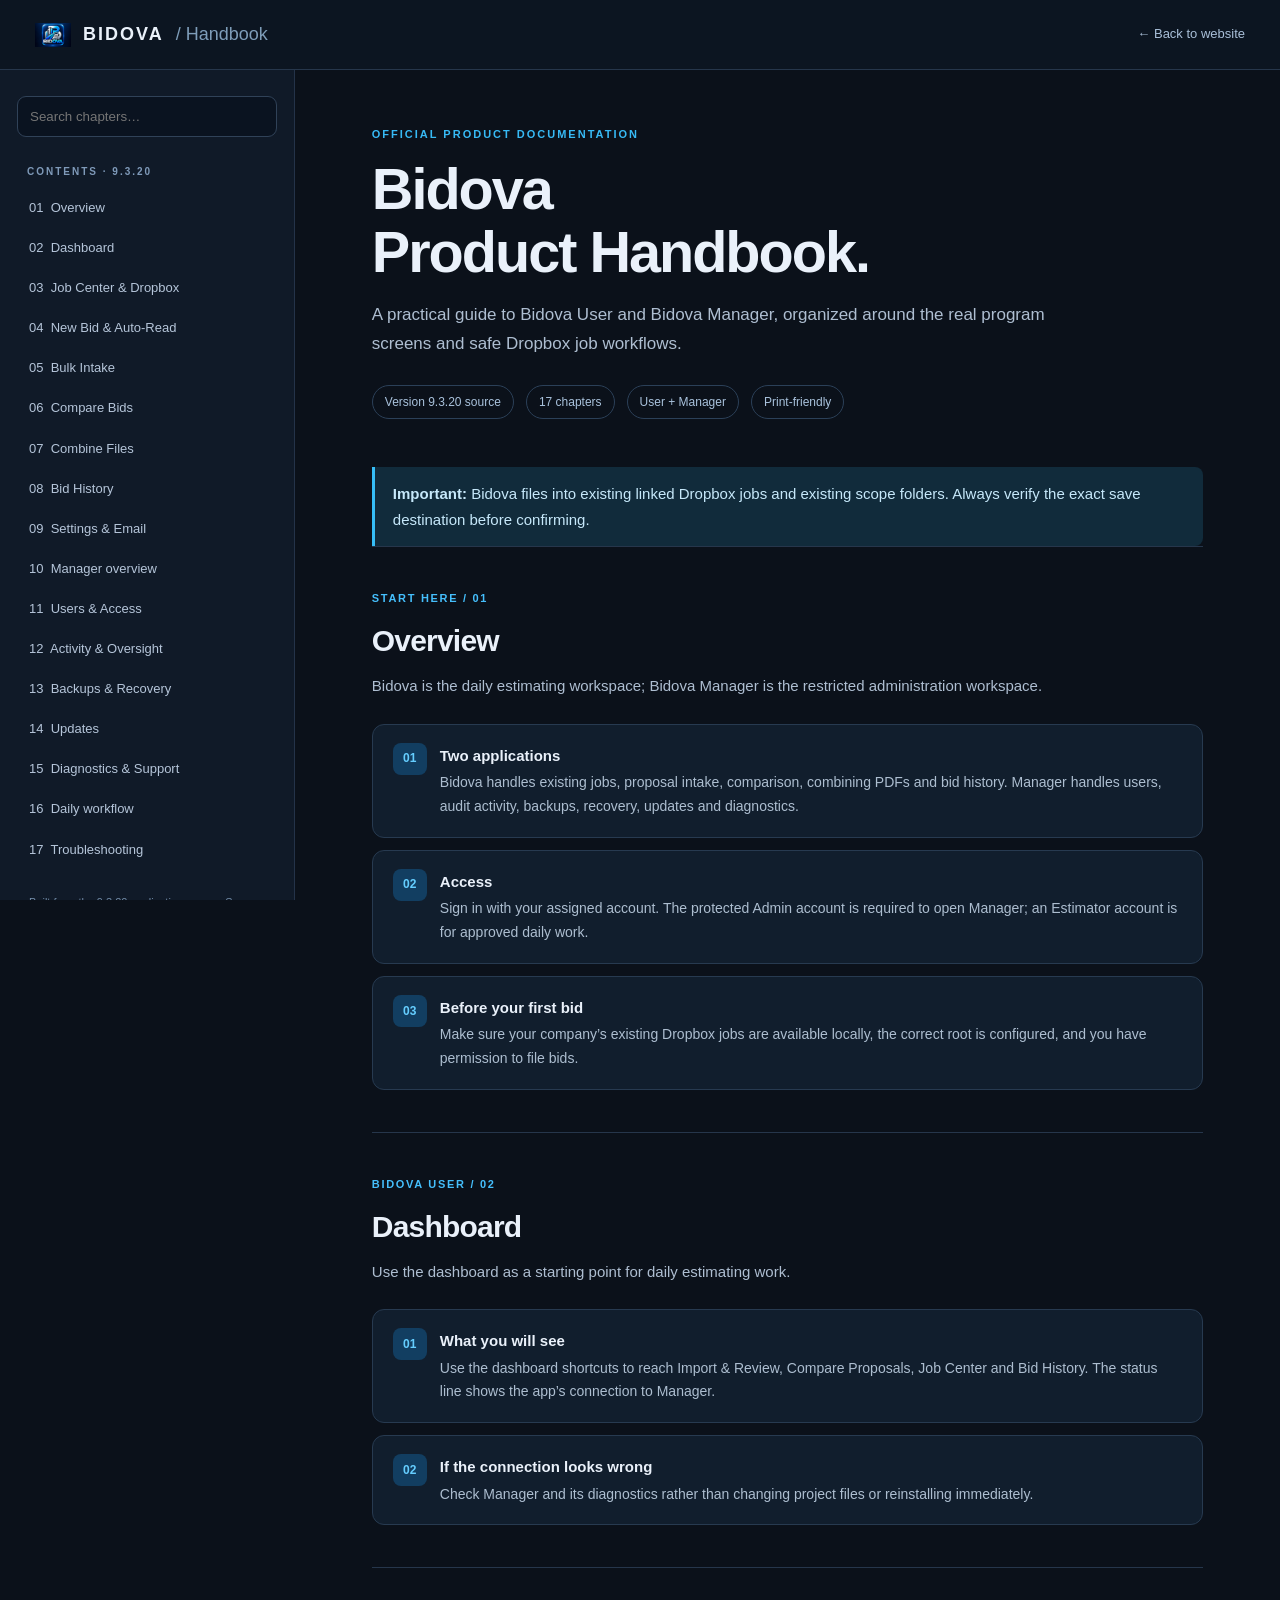
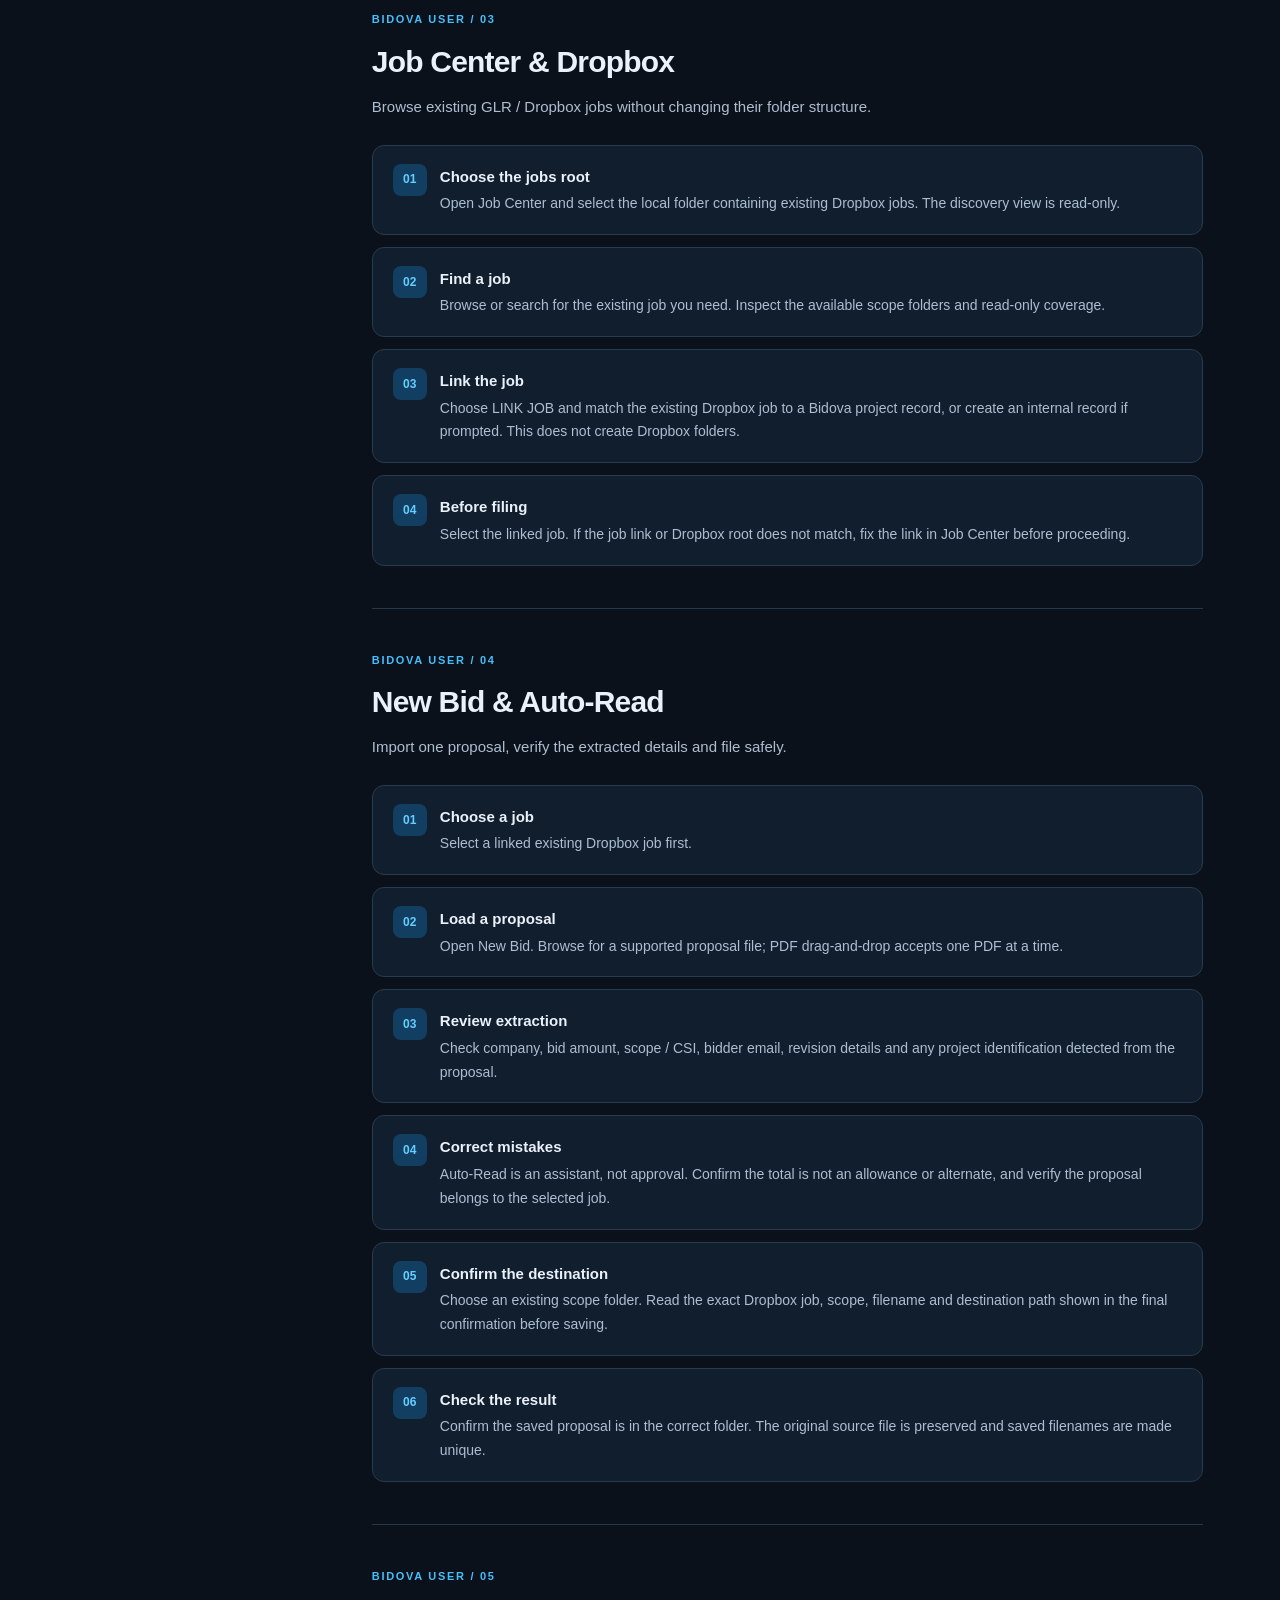
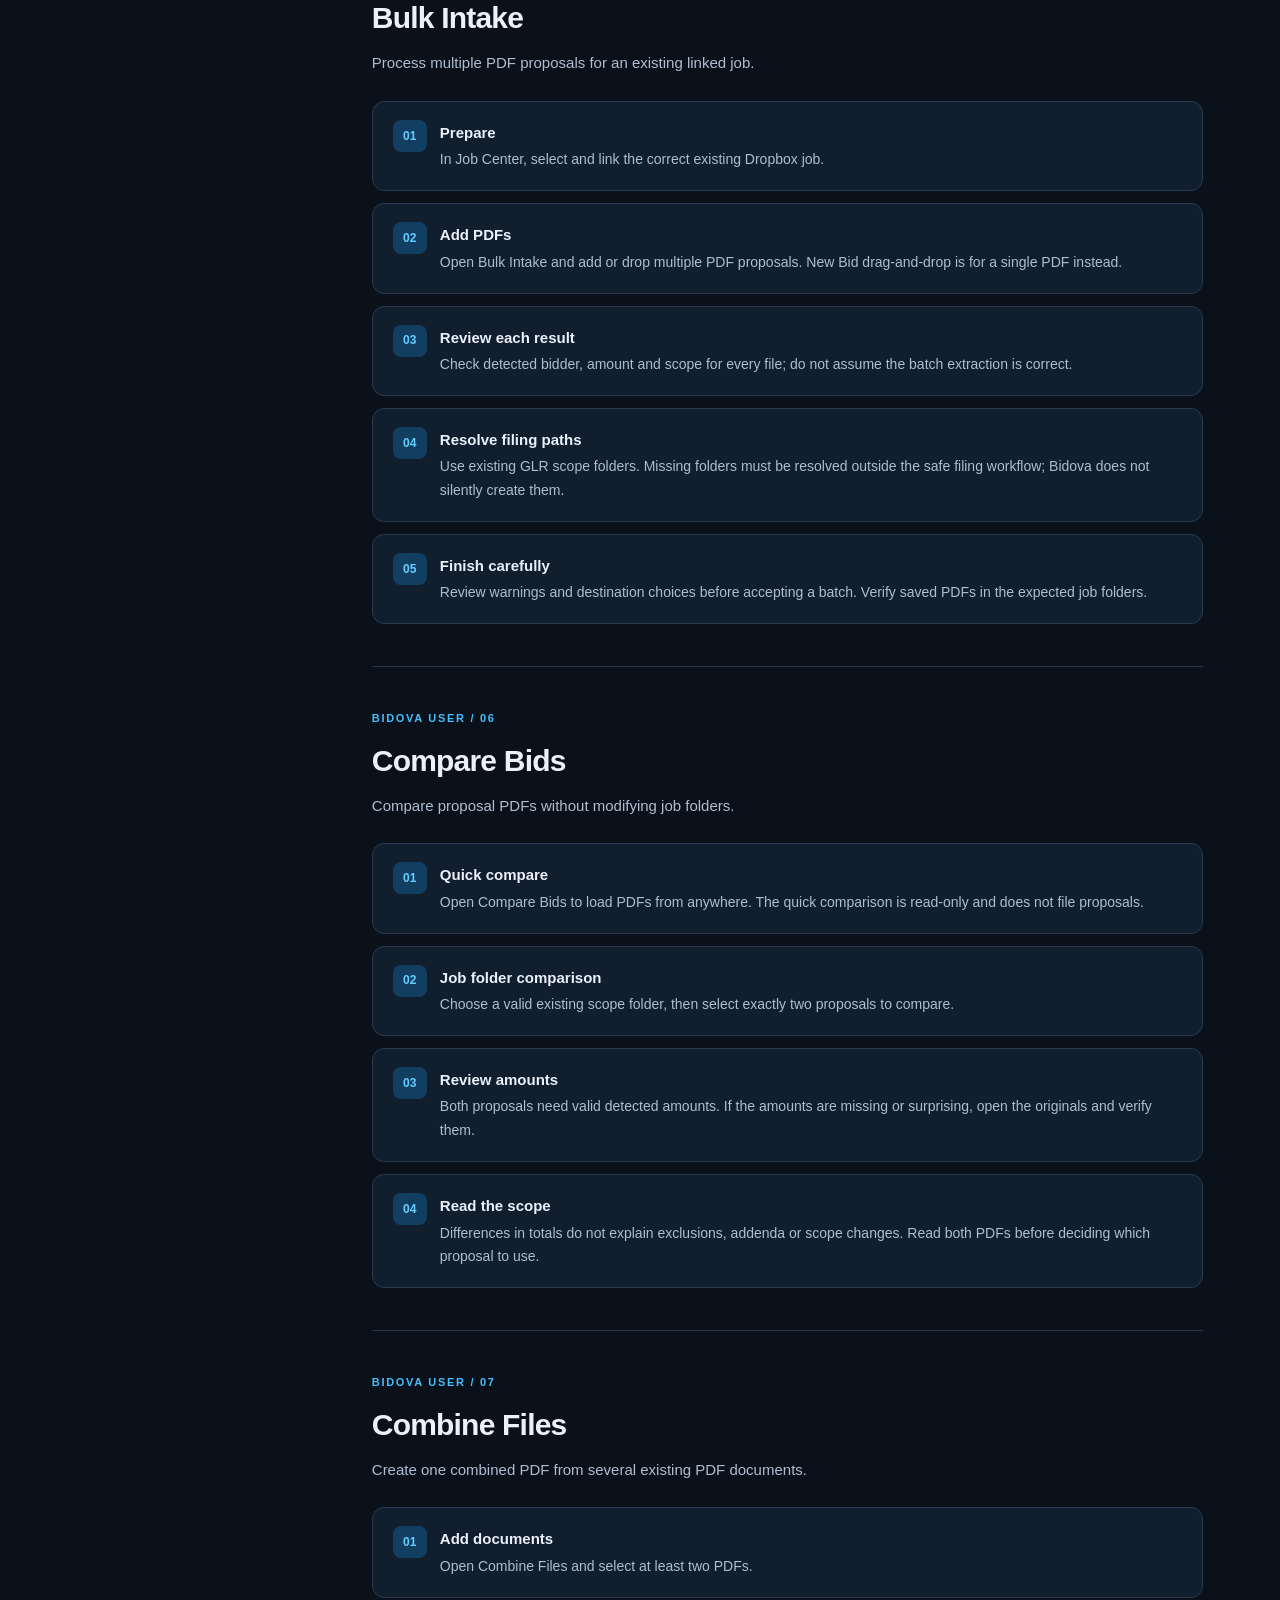
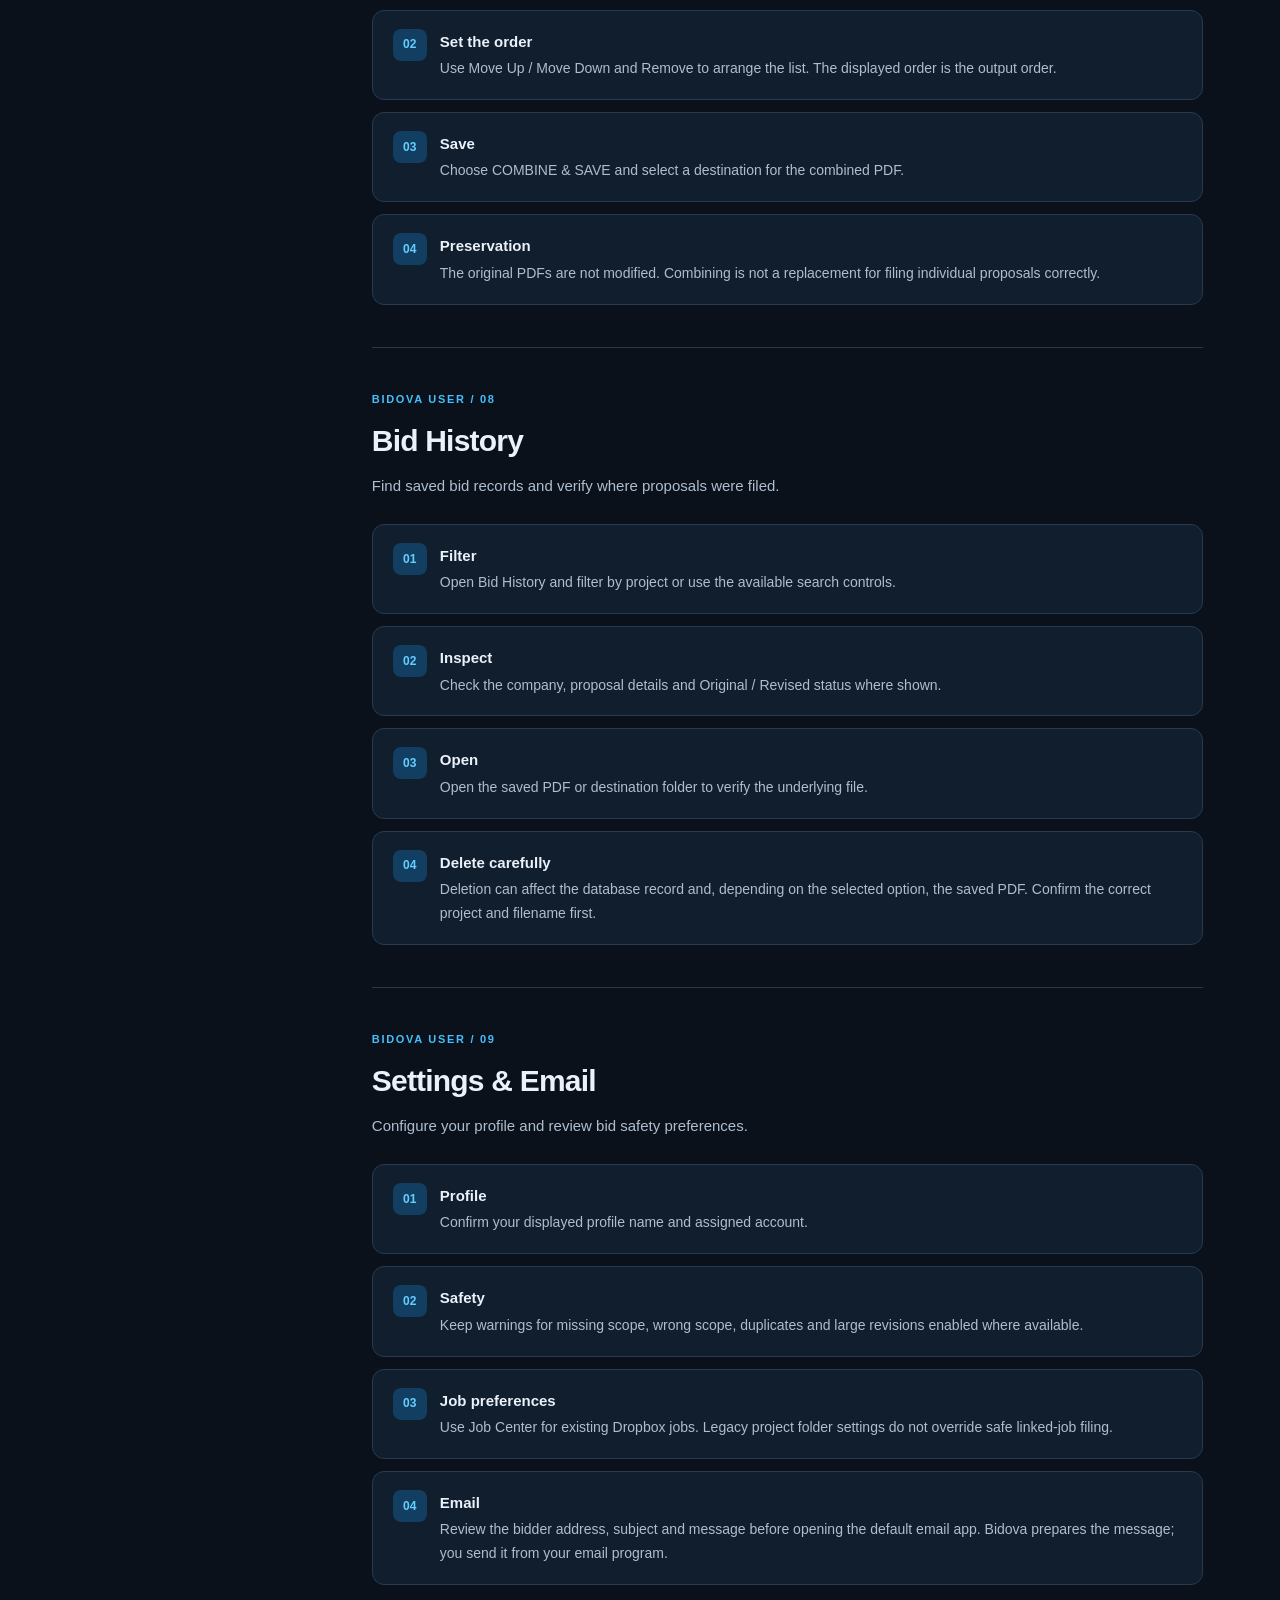
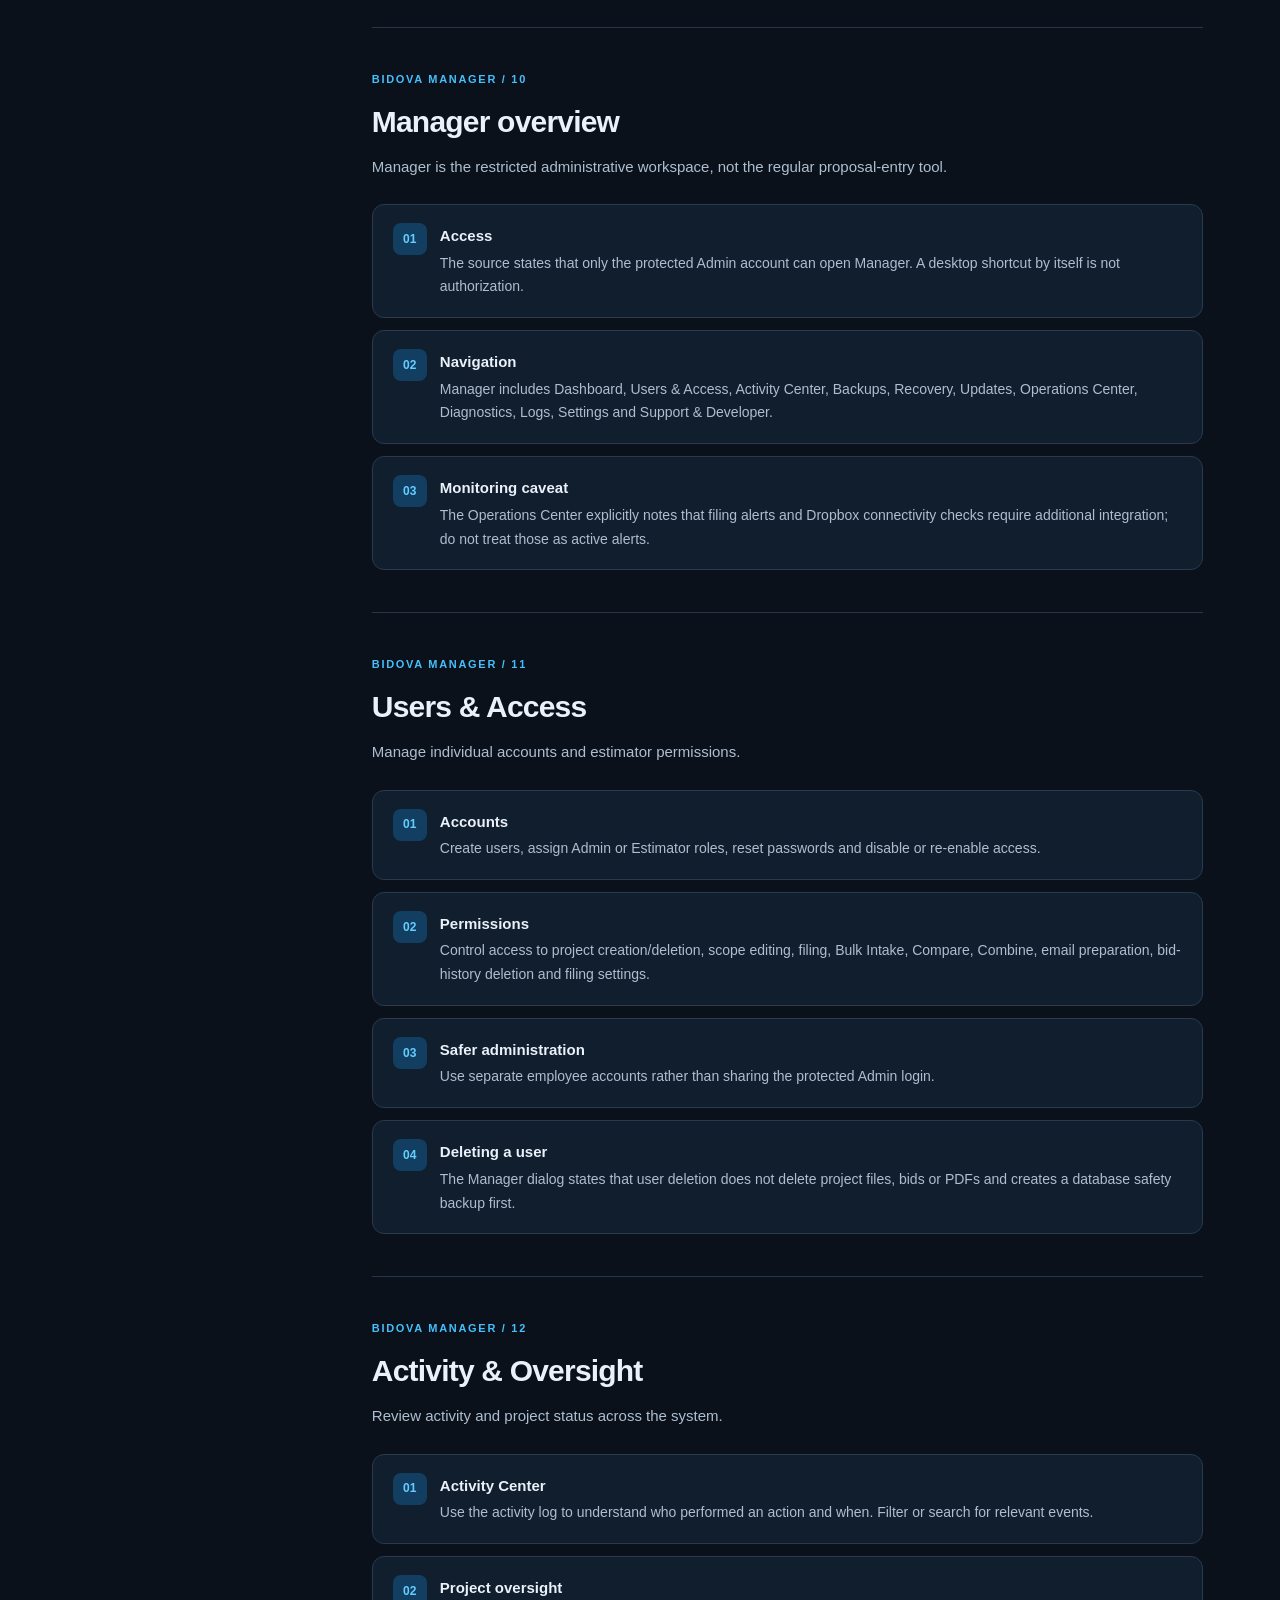
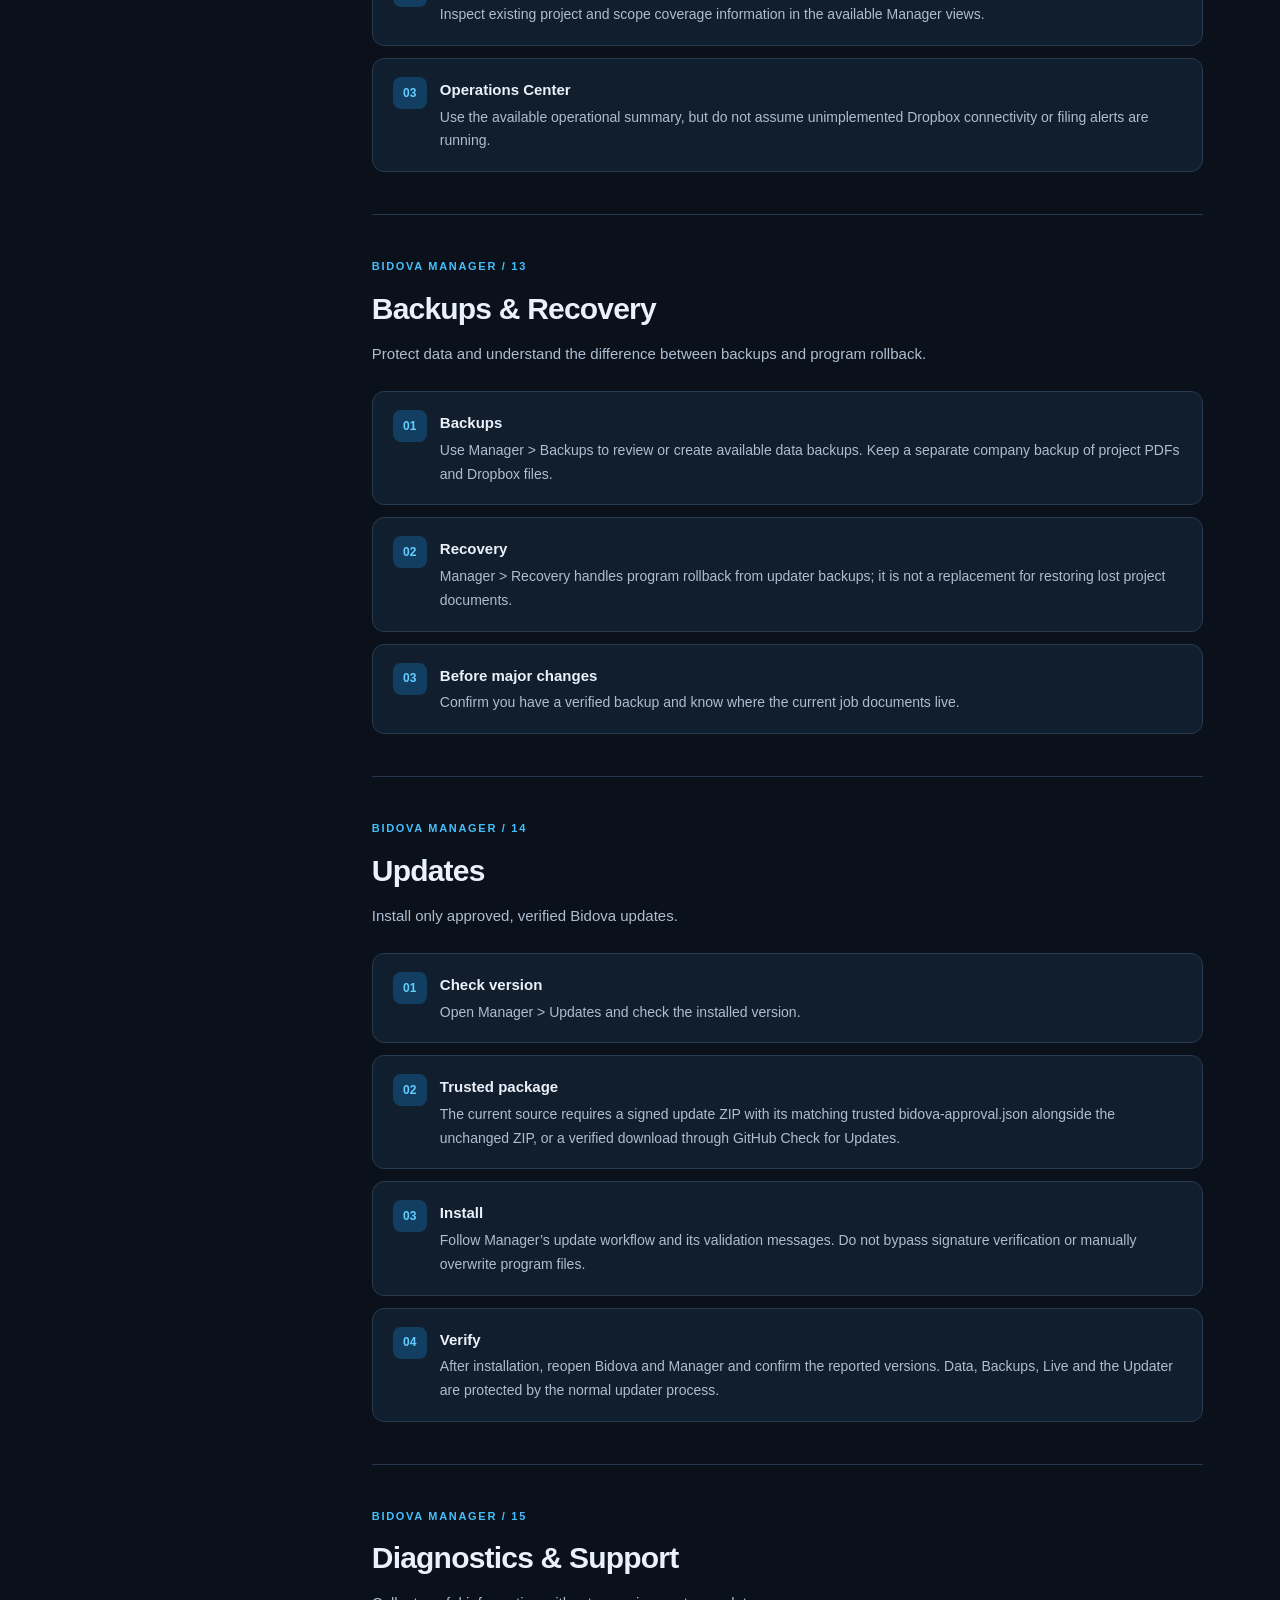
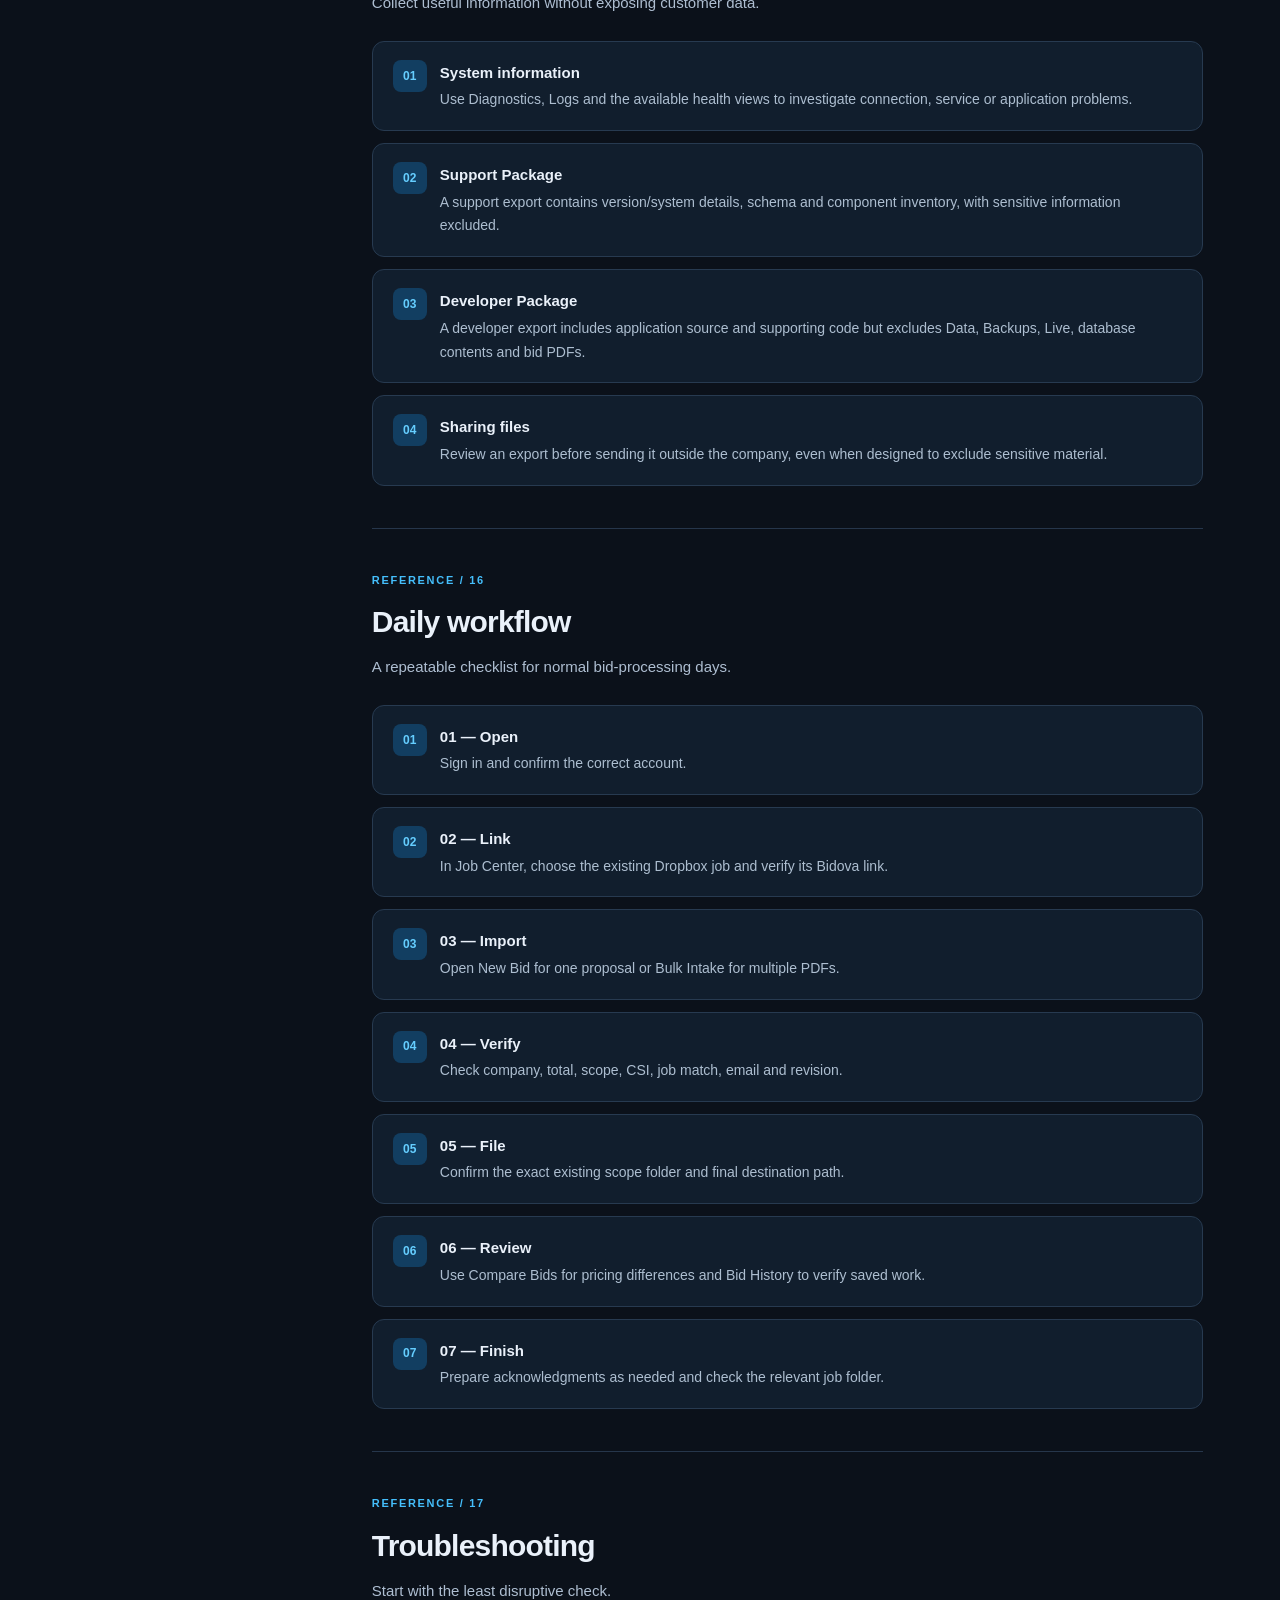
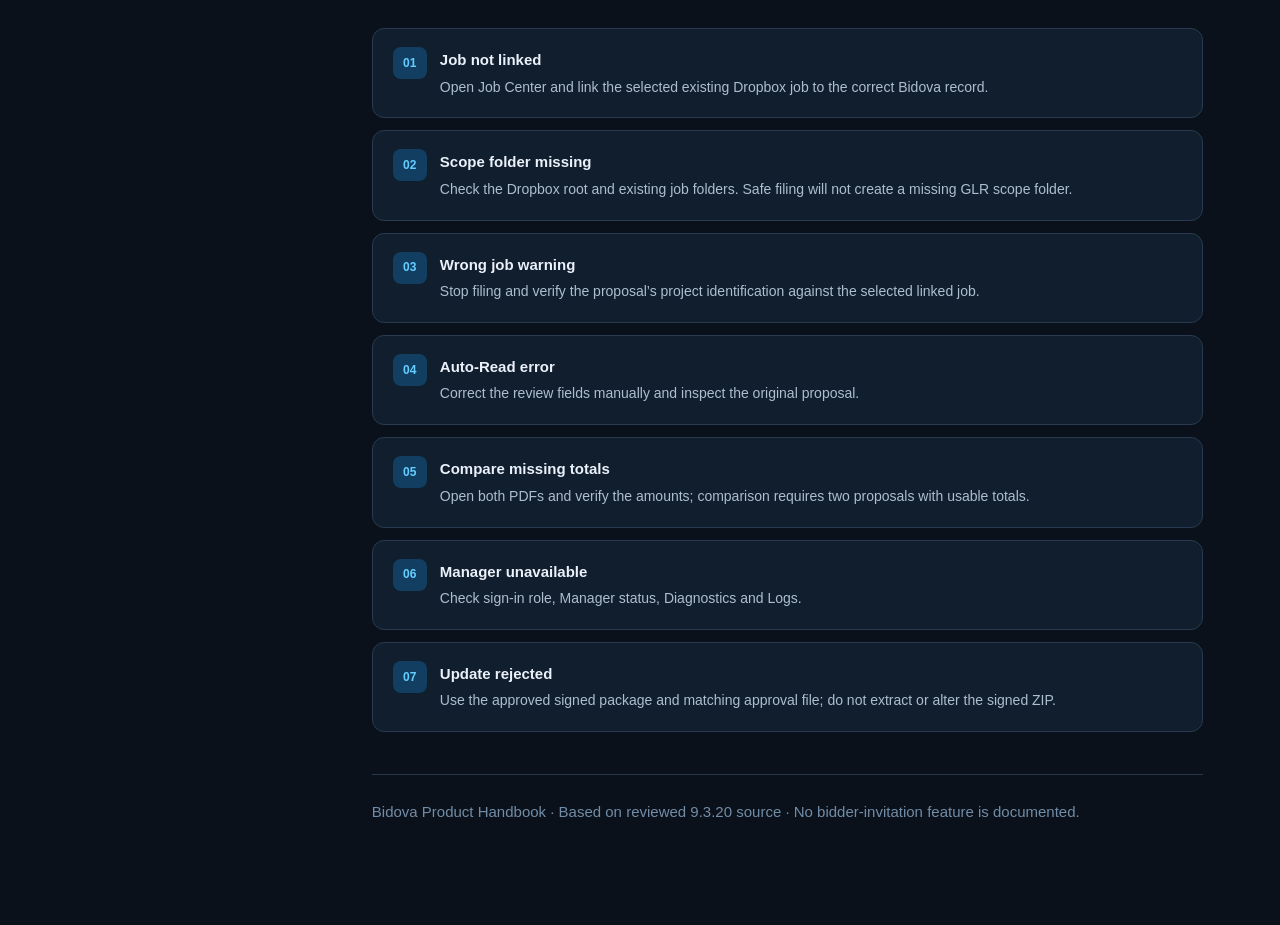
<file: handbook.html>
<!doctype html><html lang="en"><head><meta charset="utf-8"><meta name="viewport" content="width=device-width,initial-scale=1"><meta name="description" content="Official Bidova 9.3.20 User and Manager handbook based on application source."><title>Bidova | Product Handbook</title><link rel="canonical" href="https://bidova.github.io/handbook.html"><link rel="icon" href="assets/favicon.png"><style>*{box-sizing:border-box}html{scroll-behavior:smooth}body{margin:0;background:#0b111a;color:#eaf1fa;font:15px/1.7 Inter,Segoe UI,Arial,sans-serif}a{color:inherit;text-decoration:none}.top{height:70px;background:#0c1521;border-bottom:1px solid #26364b;display:flex;align-items:center;justify-content:space-between;padding:0 35px;position:sticky;top:0;z-index:5}.brand{font-size:18px;font-weight:800;letter-spacing:2px;display:flex;align-items:center;gap:12px}.brand img{width:36px;height:36px;object-fit:contain}.top a.back{font-size:13px;color:#a9bfd8}.layout{display:grid;grid-template-columns:295px minmax(0,1fr);max-width:1600px;margin:auto}.sidebar{border-right:1px solid #243349;background:#101a28;padding:26px 17px;height:calc(100vh - 70px);overflow:auto;position:sticky;top:70px}.sidebar input{width:100%;border:1px solid #304258;background:#0a1320;border-radius:9px;padding:12px;color:white;outline:none}.sidebar h4{font-size:10px;letter-spacing:2px;text-transform:uppercase;color:#7f9ab9;margin:26px 10px 8px}.sidebar a{display:block;color:#b5c5d9;font-size:13px;border-radius:8px;padding:9px 12px}.sidebar a:hover,.sidebar a.active{background:#183a58;color:#fff}.content{padding:50px clamp(24px,6vw,90px) 100px;max-width:1100px}.eyebrow{color:#37baf5;font-size:11px;letter-spacing:2px;font-weight:800;text-transform:uppercase}.intro h1{font-size:clamp(35px,4.5vw,58px);line-height:1.1;letter-spacing:-2px;margin:12px 0}.intro p{color:#aebed1;max-width:700px;font-size:17px}.meta{display:flex;gap:12px;flex-wrap:wrap;margin:26px 0 48px}.pill{padding:6px 12px;border:1px solid #2b4058;border-radius:20px;color:#a9c2dc;font-size:12px}.chapter{padding:42px 0;border-top:1px solid #26364b;scroll-margin-top:94px}.chapter .category{color:#45bffc;font-weight:800;text-transform:uppercase;font-size:11px;letter-spacing:1.7px}.chapter h2{font-size:30px;letter-spacing:-.8px;margin:7px 0}.summary{color:#aebed1;margin:0 0 25px}.steps{display:grid;gap:12px}.step{background:#111e2d;border:1px solid #273a50;border-radius:12px;padding:18px 20px;display:grid;grid-template-columns:34px 1fr;gap:13px}.num{background:#123e61;color:#65ceff;border-radius:8px;display:grid;place-items:center;height:32px;font-weight:800;font-size:12px}.step strong{display:block;font-size:15px;margin-bottom:3px}.step p{margin:0;color:#adbed0;font-size:14px}.notice{margin-top:28px;background:#112b3b;border-left:3px solid #36bdf6;padding:14px 18px;color:#c6e8fa;border-radius:0 8px 8px 0}.hide{display:none!important}@media(max-width:800px){.layout{display:block}.sidebar{position:relative;top:0;height:auto;max-height:260px;border-right:0;border-bottom:1px solid #26364b}.content{padding:30px 22px}.top{padding:0 18px}.step{padding:14px}.chapter h2{font-size:25px}}@media print{body{background:#fff;color:#152236}.top,.sidebar{display:none}.layout{display:block}.content{max-width:none;padding:0}.chapter{break-inside:avoid;border-color:#ddd}.step{background:#fff;border-color:#ddd}.step p,.summary,.intro p{color:#34465a}.chapter .category,.eyebrow{color:#126f9e}}.mobile-chapter-toggle,.mobile-chapter-label{display:none}
</style><link rel="stylesheet" href="assets/mobile-experience.css" media="screen and (max-width: 1024px)"></head><body class="bidova-handbook"><header class="top"><a class="brand" href="index.html"><img src="assets/bidova-logo.webp" alt="Bidova logo"> BIDOVA <span style="font-weight:400;color:#7e9db9;letter-spacing:0">/ Handbook</span></a><a class="back" href="index.html">← Back to website</a></header><div class="layout"><input id="mobile-chapters" class="mobile-chapter-toggle" type="checkbox" aria-label="Show handbook chapters"><label for="mobile-chapters" class="mobile-chapter-label">Browse 17 chapters <span aria-hidden="true">▾</span></label><aside class="sidebar"><input id="search" placeholder="Search chapters…" aria-label="Search handbook chapters"><h4>Contents · 9.3.20</h4><a href="#chapter-1" data-label="start here overview">01 &nbsp;Overview</a><a href="#chapter-2" data-label="bidova user dashboard">02 &nbsp;Dashboard</a><a href="#chapter-3" data-label="bidova user job center &amp; dropbox">03 &nbsp;Job Center &amp; Dropbox</a><a href="#chapter-4" data-label="bidova user new bid &amp; auto-read">04 &nbsp;New Bid &amp; Auto-Read</a><a href="#chapter-5" data-label="bidova user bulk intake">05 &nbsp;Bulk Intake</a><a href="#chapter-6" data-label="bidova user compare bids">06 &nbsp;Compare Bids</a><a href="#chapter-7" data-label="bidova user combine files">07 &nbsp;Combine Files</a><a href="#chapter-8" data-label="bidova user bid history">08 &nbsp;Bid History</a><a href="#chapter-9" data-label="bidova user settings &amp; email">09 &nbsp;Settings &amp; Email</a><a href="#chapter-10" data-label="bidova manager manager overview">10 &nbsp;Manager overview</a><a href="#chapter-11" data-label="bidova manager users &amp; access">11 &nbsp;Users &amp; Access</a><a href="#chapter-12" data-label="bidova manager activity &amp; oversight">12 &nbsp;Activity &amp; Oversight</a><a href="#chapter-13" data-label="bidova manager backups &amp; recovery">13 &nbsp;Backups &amp; Recovery</a><a href="#chapter-14" data-label="bidova manager updates">14 &nbsp;Updates</a><a href="#chapter-15" data-label="bidova manager diagnostics &amp; support">15 &nbsp;Diagnostics &amp; Support</a><a href="#chapter-16" data-label="reference daily workflow">16 &nbsp;Daily workflow</a><a href="#chapter-17" data-label="reference troubleshooting">17 &nbsp;Troubleshooting</a><p style="font-size:11px;color:#728ca8;padding:12px">Built from the 9.3.20 application source. Screen details can differ by installation and permissions.</p></aside><main class="content"><div class="intro"><span class="eyebrow">Official product documentation</span><h1>Bidova<br>Product Handbook.</h1><p>A practical guide to Bidova User and Bidova Manager, organized around the real program screens and safe Dropbox job workflows.</p><div class="meta"><span class="pill">Version 9.3.20 source</span><span class="pill">17 chapters</span><span class="pill">User + Manager</span><span class="pill">Print-friendly</span></div><div class="notice"><strong>Important:</strong> Bidova files into existing linked Dropbox jobs and existing scope folders. Always verify the exact save destination before confirming.</div></div><section class="chapter" id="chapter-1"><div class="category">Start here / 01</div><h2>Overview</h2><p class="summary">Bidova is the daily estimating workspace; Bidova Manager is the restricted administration workspace.</p><div class="steps"><div class="step"><span class="num">01</span><div><strong>Two applications</strong><p>Bidova handles existing jobs, proposal intake, comparison, combining PDFs and bid history. Manager handles users, audit activity, backups, recovery, updates and diagnostics.</p></div></div><div class="step"><span class="num">02</span><div><strong>Access</strong><p>Sign in with your assigned account. The protected Admin account is required to open Manager; an Estimator account is for approved daily work.</p></div></div><div class="step"><span class="num">03</span><div><strong>Before your first bid</strong><p>Make sure your company’s existing Dropbox jobs are available locally, the correct root is configured, and you have permission to file bids.</p></div></div></div></section><section class="chapter" id="chapter-2"><div class="category">Bidova User / 02</div><h2>Dashboard</h2><p class="summary">Use the dashboard as a starting point for daily estimating work.</p><div class="steps"><div class="step"><span class="num">01</span><div><strong>What you will see</strong><p>Use the dashboard shortcuts to reach Import &amp; Review, Compare Proposals, Job Center and Bid History. The status line shows the app’s connection to Manager.</p></div></div><div class="step"><span class="num">02</span><div><strong>If the connection looks wrong</strong><p>Check Manager and its diagnostics rather than changing project files or reinstalling immediately.</p></div></div></div></section><section class="chapter" id="chapter-3"><div class="category">Bidova User / 03</div><h2>Job Center &amp; Dropbox</h2><p class="summary">Browse existing GLR / Dropbox jobs without changing their folder structure.</p><div class="steps"><div class="step"><span class="num">01</span><div><strong>Choose the jobs root</strong><p>Open Job Center and select the local folder containing existing Dropbox jobs. The discovery view is read-only.</p></div></div><div class="step"><span class="num">02</span><div><strong>Find a job</strong><p>Browse or search for the existing job you need. Inspect the available scope folders and read-only coverage.</p></div></div><div class="step"><span class="num">03</span><div><strong>Link the job</strong><p>Choose LINK JOB and match the existing Dropbox job to a Bidova project record, or create an internal record if prompted. This does not create Dropbox folders.</p></div></div><div class="step"><span class="num">04</span><div><strong>Before filing</strong><p>Select the linked job. If the job link or Dropbox root does not match, fix the link in Job Center before proceeding.</p></div></div></div></section><section class="chapter" id="chapter-4"><div class="category">Bidova User / 04</div><h2>New Bid &amp; Auto-Read</h2><p class="summary">Import one proposal, verify the extracted details and file safely.</p><div class="steps"><div class="step"><span class="num">01</span><div><strong>Choose a job</strong><p>Select a linked existing Dropbox job first.</p></div></div><div class="step"><span class="num">02</span><div><strong>Load a proposal</strong><p>Open New Bid. Browse for a supported proposal file; PDF drag-and-drop accepts one PDF at a time.</p></div></div><div class="step"><span class="num">03</span><div><strong>Review extraction</strong><p>Check company, bid amount, scope / CSI, bidder email, revision details and any project identification detected from the proposal.</p></div></div><div class="step"><span class="num">04</span><div><strong>Correct mistakes</strong><p>Auto-Read is an assistant, not approval. Confirm the total is not an allowance or alternate, and verify the proposal belongs to the selected job.</p></div></div><div class="step"><span class="num">05</span><div><strong>Confirm the destination</strong><p>Choose an existing scope folder. Read the exact Dropbox job, scope, filename and destination path shown in the final confirmation before saving.</p></div></div><div class="step"><span class="num">06</span><div><strong>Check the result</strong><p>Confirm the saved proposal is in the correct folder. The original source file is preserved and saved filenames are made unique.</p></div></div></div></section><section class="chapter" id="chapter-5"><div class="category">Bidova User / 05</div><h2>Bulk Intake</h2><p class="summary">Process multiple PDF proposals for an existing linked job.</p><div class="steps"><div class="step"><span class="num">01</span><div><strong>Prepare</strong><p>In Job Center, select and link the correct existing Dropbox job.</p></div></div><div class="step"><span class="num">02</span><div><strong>Add PDFs</strong><p>Open Bulk Intake and add or drop multiple PDF proposals. New Bid drag-and-drop is for a single PDF instead.</p></div></div><div class="step"><span class="num">03</span><div><strong>Review each result</strong><p>Check detected bidder, amount and scope for every file; do not assume the batch extraction is correct.</p></div></div><div class="step"><span class="num">04</span><div><strong>Resolve filing paths</strong><p>Use existing GLR scope folders. Missing folders must be resolved outside the safe filing workflow; Bidova does not silently create them.</p></div></div><div class="step"><span class="num">05</span><div><strong>Finish carefully</strong><p>Review warnings and destination choices before accepting a batch. Verify saved PDFs in the expected job folders.</p></div></div></div></section><section class="chapter" id="chapter-6"><div class="category">Bidova User / 06</div><h2>Compare Bids</h2><p class="summary">Compare proposal PDFs without modifying job folders.</p><div class="steps"><div class="step"><span class="num">01</span><div><strong>Quick compare</strong><p>Open Compare Bids to load PDFs from anywhere. The quick comparison is read-only and does not file proposals.</p></div></div><div class="step"><span class="num">02</span><div><strong>Job folder comparison</strong><p>Choose a valid existing scope folder, then select exactly two proposals to compare.</p></div></div><div class="step"><span class="num">03</span><div><strong>Review amounts</strong><p>Both proposals need valid detected amounts. If the amounts are missing or surprising, open the originals and verify them.</p></div></div><div class="step"><span class="num">04</span><div><strong>Read the scope</strong><p>Differences in totals do not explain exclusions, addenda or scope changes. Read both PDFs before deciding which proposal to use.</p></div></div></div></section><section class="chapter" id="chapter-7"><div class="category">Bidova User / 07</div><h2>Combine Files</h2><p class="summary">Create one combined PDF from several existing PDF documents.</p><div class="steps"><div class="step"><span class="num">01</span><div><strong>Add documents</strong><p>Open Combine Files and select at least two PDFs.</p></div></div><div class="step"><span class="num">02</span><div><strong>Set the order</strong><p>Use Move Up / Move Down and Remove to arrange the list. The displayed order is the output order.</p></div></div><div class="step"><span class="num">03</span><div><strong>Save</strong><p>Choose COMBINE &amp; SAVE and select a destination for the combined PDF.</p></div></div><div class="step"><span class="num">04</span><div><strong>Preservation</strong><p>The original PDFs are not modified. Combining is not a replacement for filing individual proposals correctly.</p></div></div></div></section><section class="chapter" id="chapter-8"><div class="category">Bidova User / 08</div><h2>Bid History</h2><p class="summary">Find saved bid records and verify where proposals were filed.</p><div class="steps"><div class="step"><span class="num">01</span><div><strong>Filter</strong><p>Open Bid History and filter by project or use the available search controls.</p></div></div><div class="step"><span class="num">02</span><div><strong>Inspect</strong><p>Check the company, proposal details and Original / Revised status where shown.</p></div></div><div class="step"><span class="num">03</span><div><strong>Open</strong><p>Open the saved PDF or destination folder to verify the underlying file.</p></div></div><div class="step"><span class="num">04</span><div><strong>Delete carefully</strong><p>Deletion can affect the database record and, depending on the selected option, the saved PDF. Confirm the correct project and filename first.</p></div></div></div></section><section class="chapter" id="chapter-9"><div class="category">Bidova User / 09</div><h2>Settings &amp; Email</h2><p class="summary">Configure your profile and review bid safety preferences.</p><div class="steps"><div class="step"><span class="num">01</span><div><strong>Profile</strong><p>Confirm your displayed profile name and assigned account.</p></div></div><div class="step"><span class="num">02</span><div><strong>Safety</strong><p>Keep warnings for missing scope, wrong scope, duplicates and large revisions enabled where available.</p></div></div><div class="step"><span class="num">03</span><div><strong>Job preferences</strong><p>Use Job Center for existing Dropbox jobs. Legacy project folder settings do not override safe linked-job filing.</p></div></div><div class="step"><span class="num">04</span><div><strong>Email</strong><p>Review the bidder address, subject and message before opening the default email app. Bidova prepares the message; you send it from your email program.</p></div></div></div></section><section class="chapter" id="chapter-10"><div class="category">Bidova Manager / 10</div><h2>Manager overview</h2><p class="summary">Manager is the restricted administrative workspace, not the regular proposal-entry tool.</p><div class="steps"><div class="step"><span class="num">01</span><div><strong>Access</strong><p>The source states that only the protected Admin account can open Manager. A desktop shortcut by itself is not authorization.</p></div></div><div class="step"><span class="num">02</span><div><strong>Navigation</strong><p>Manager includes Dashboard, Users &amp; Access, Activity Center, Backups, Recovery, Updates, Operations Center, Diagnostics, Logs, Settings and Support &amp; Developer.</p></div></div><div class="step"><span class="num">03</span><div><strong>Monitoring caveat</strong><p>The Operations Center explicitly notes that filing alerts and Dropbox connectivity checks require additional integration; do not treat those as active alerts.</p></div></div></div></section><section class="chapter" id="chapter-11"><div class="category">Bidova Manager / 11</div><h2>Users &amp; Access</h2><p class="summary">Manage individual accounts and estimator permissions.</p><div class="steps"><div class="step"><span class="num">01</span><div><strong>Accounts</strong><p>Create users, assign Admin or Estimator roles, reset passwords and disable or re-enable access.</p></div></div><div class="step"><span class="num">02</span><div><strong>Permissions</strong><p>Control access to project creation/deletion, scope editing, filing, Bulk Intake, Compare, Combine, email preparation, bid-history deletion and filing settings.</p></div></div><div class="step"><span class="num">03</span><div><strong>Safer administration</strong><p>Use separate employee accounts rather than sharing the protected Admin login.</p></div></div><div class="step"><span class="num">04</span><div><strong>Deleting a user</strong><p>The Manager dialog states that user deletion does not delete project files, bids or PDFs and creates a database safety backup first.</p></div></div></div></section><section class="chapter" id="chapter-12"><div class="category">Bidova Manager / 12</div><h2>Activity &amp; Oversight</h2><p class="summary">Review activity and project status across the system.</p><div class="steps"><div class="step"><span class="num">01</span><div><strong>Activity Center</strong><p>Use the activity log to understand who performed an action and when. Filter or search for relevant events.</p></div></div><div class="step"><span class="num">02</span><div><strong>Project oversight</strong><p>Inspect existing project and scope coverage information in the available Manager views.</p></div></div><div class="step"><span class="num">03</span><div><strong>Operations Center</strong><p>Use the available operational summary, but do not assume unimplemented Dropbox connectivity or filing alerts are running.</p></div></div></div></section><section class="chapter" id="chapter-13"><div class="category">Bidova Manager / 13</div><h2>Backups &amp; Recovery</h2><p class="summary">Protect data and understand the difference between backups and program rollback.</p><div class="steps"><div class="step"><span class="num">01</span><div><strong>Backups</strong><p>Use Manager &gt; Backups to review or create available data backups. Keep a separate company backup of project PDFs and Dropbox files.</p></div></div><div class="step"><span class="num">02</span><div><strong>Recovery</strong><p>Manager &gt; Recovery handles program rollback from updater backups; it is not a replacement for restoring lost project documents.</p></div></div><div class="step"><span class="num">03</span><div><strong>Before major changes</strong><p>Confirm you have a verified backup and know where the current job documents live.</p></div></div></div></section><section class="chapter" id="chapter-14"><div class="category">Bidova Manager / 14</div><h2>Updates</h2><p class="summary">Install only approved, verified Bidova updates.</p><div class="steps"><div class="step"><span class="num">01</span><div><strong>Check version</strong><p>Open Manager &gt; Updates and check the installed version.</p></div></div><div class="step"><span class="num">02</span><div><strong>Trusted package</strong><p>The current source requires a signed update ZIP with its matching trusted bidova-approval.json alongside the unchanged ZIP, or a verified download through GitHub Check for Updates.</p></div></div><div class="step"><span class="num">03</span><div><strong>Install</strong><p>Follow Manager’s update workflow and its validation messages. Do not bypass signature verification or manually overwrite program files.</p></div></div><div class="step"><span class="num">04</span><div><strong>Verify</strong><p>After installation, reopen Bidova and Manager and confirm the reported versions. Data, Backups, Live and the Updater are protected by the normal updater process.</p></div></div></div></section><section class="chapter" id="chapter-15"><div class="category">Bidova Manager / 15</div><h2>Diagnostics &amp; Support</h2><p class="summary">Collect useful information without exposing customer data.</p><div class="steps"><div class="step"><span class="num">01</span><div><strong>System information</strong><p>Use Diagnostics, Logs and the available health views to investigate connection, service or application problems.</p></div></div><div class="step"><span class="num">02</span><div><strong>Support Package</strong><p>A support export contains version/system details, schema and component inventory, with sensitive information excluded.</p></div></div><div class="step"><span class="num">03</span><div><strong>Developer Package</strong><p>A developer export includes application source and supporting code but excludes Data, Backups, Live, database contents and bid PDFs.</p></div></div><div class="step"><span class="num">04</span><div><strong>Sharing files</strong><p>Review an export before sending it outside the company, even when designed to exclude sensitive material.</p></div></div></div></section><section class="chapter" id="chapter-16"><div class="category">Reference / 16</div><h2>Daily workflow</h2><p class="summary">A repeatable checklist for normal bid-processing days.</p><div class="steps"><div class="step"><span class="num">01</span><div><strong>01 — Open</strong><p>Sign in and confirm the correct account.</p></div></div><div class="step"><span class="num">02</span><div><strong>02 — Link</strong><p>In Job Center, choose the existing Dropbox job and verify its Bidova link.</p></div></div><div class="step"><span class="num">03</span><div><strong>03 — Import</strong><p>Open New Bid for one proposal or Bulk Intake for multiple PDFs.</p></div></div><div class="step"><span class="num">04</span><div><strong>04 — Verify</strong><p>Check company, total, scope, CSI, job match, email and revision.</p></div></div><div class="step"><span class="num">05</span><div><strong>05 — File</strong><p>Confirm the exact existing scope folder and final destination path.</p></div></div><div class="step"><span class="num">06</span><div><strong>06 — Review</strong><p>Use Compare Bids for pricing differences and Bid History to verify saved work.</p></div></div><div class="step"><span class="num">07</span><div><strong>07 — Finish</strong><p>Prepare acknowledgments as needed and check the relevant job folder.</p></div></div></div></section><section class="chapter" id="chapter-17"><div class="category">Reference / 17</div><h2>Troubleshooting</h2><p class="summary">Start with the least disruptive check.</p><div class="steps"><div class="step"><span class="num">01</span><div><strong>Job not linked</strong><p>Open Job Center and link the selected existing Dropbox job to the correct Bidova record.</p></div></div><div class="step"><span class="num">02</span><div><strong>Scope folder missing</strong><p>Check the Dropbox root and existing job folders. Safe filing will not create a missing GLR scope folder.</p></div></div><div class="step"><span class="num">03</span><div><strong>Wrong job warning</strong><p>Stop filing and verify the proposal’s project identification against the selected linked job.</p></div></div><div class="step"><span class="num">04</span><div><strong>Auto-Read error</strong><p>Correct the review fields manually and inspect the original proposal.</p></div></div><div class="step"><span class="num">05</span><div><strong>Compare missing totals</strong><p>Open both PDFs and verify the amounts; comparison requires two proposals with usable totals.</p></div></div><div class="step"><span class="num">06</span><div><strong>Manager unavailable</strong><p>Check sign-in role, Manager status, Diagnostics and Logs.</p></div></div><div class="step"><span class="num">07</span><div><strong>Update rejected</strong><p>Use the approved signed package and matching approval file; do not extract or alter the signed ZIP.</p></div></div></div></section><footer style="color:#718ca7;border-top:1px solid #26364b;padding-top:24px">Bidova Product Handbook · Based on reviewed 9.3.20 source · No bidder-invitation feature is documented.</footer></main></div><script>const input=document.getElementById('search');input.addEventListener('input',()=>{const q=input.value.toLowerCase().trim();document.querySelectorAll('.sidebar a[data-label]').forEach(a=>a.classList.toggle('hide',!a.dataset.label.includes(q)));});const links=[...document.querySelectorAll('.sidebar a[data-label]')];links.forEach(a=>a.addEventListener('click',()=>{links.forEach(x=>x.classList.remove('active'));a.classList.add('active');const mobile=document.getElementById('mobile-chapters');if(mobile)mobile.checked=false}));</script><!-- Cloudflare Web Analytics: same public property as homepage --><script defer src="https://static.cloudflareinsights.com/beacon.min.js" data-cf-beacon='{"token":"a501f270886a400c8ad58f8acbd10a0b"}'></script></body></html>
</file>
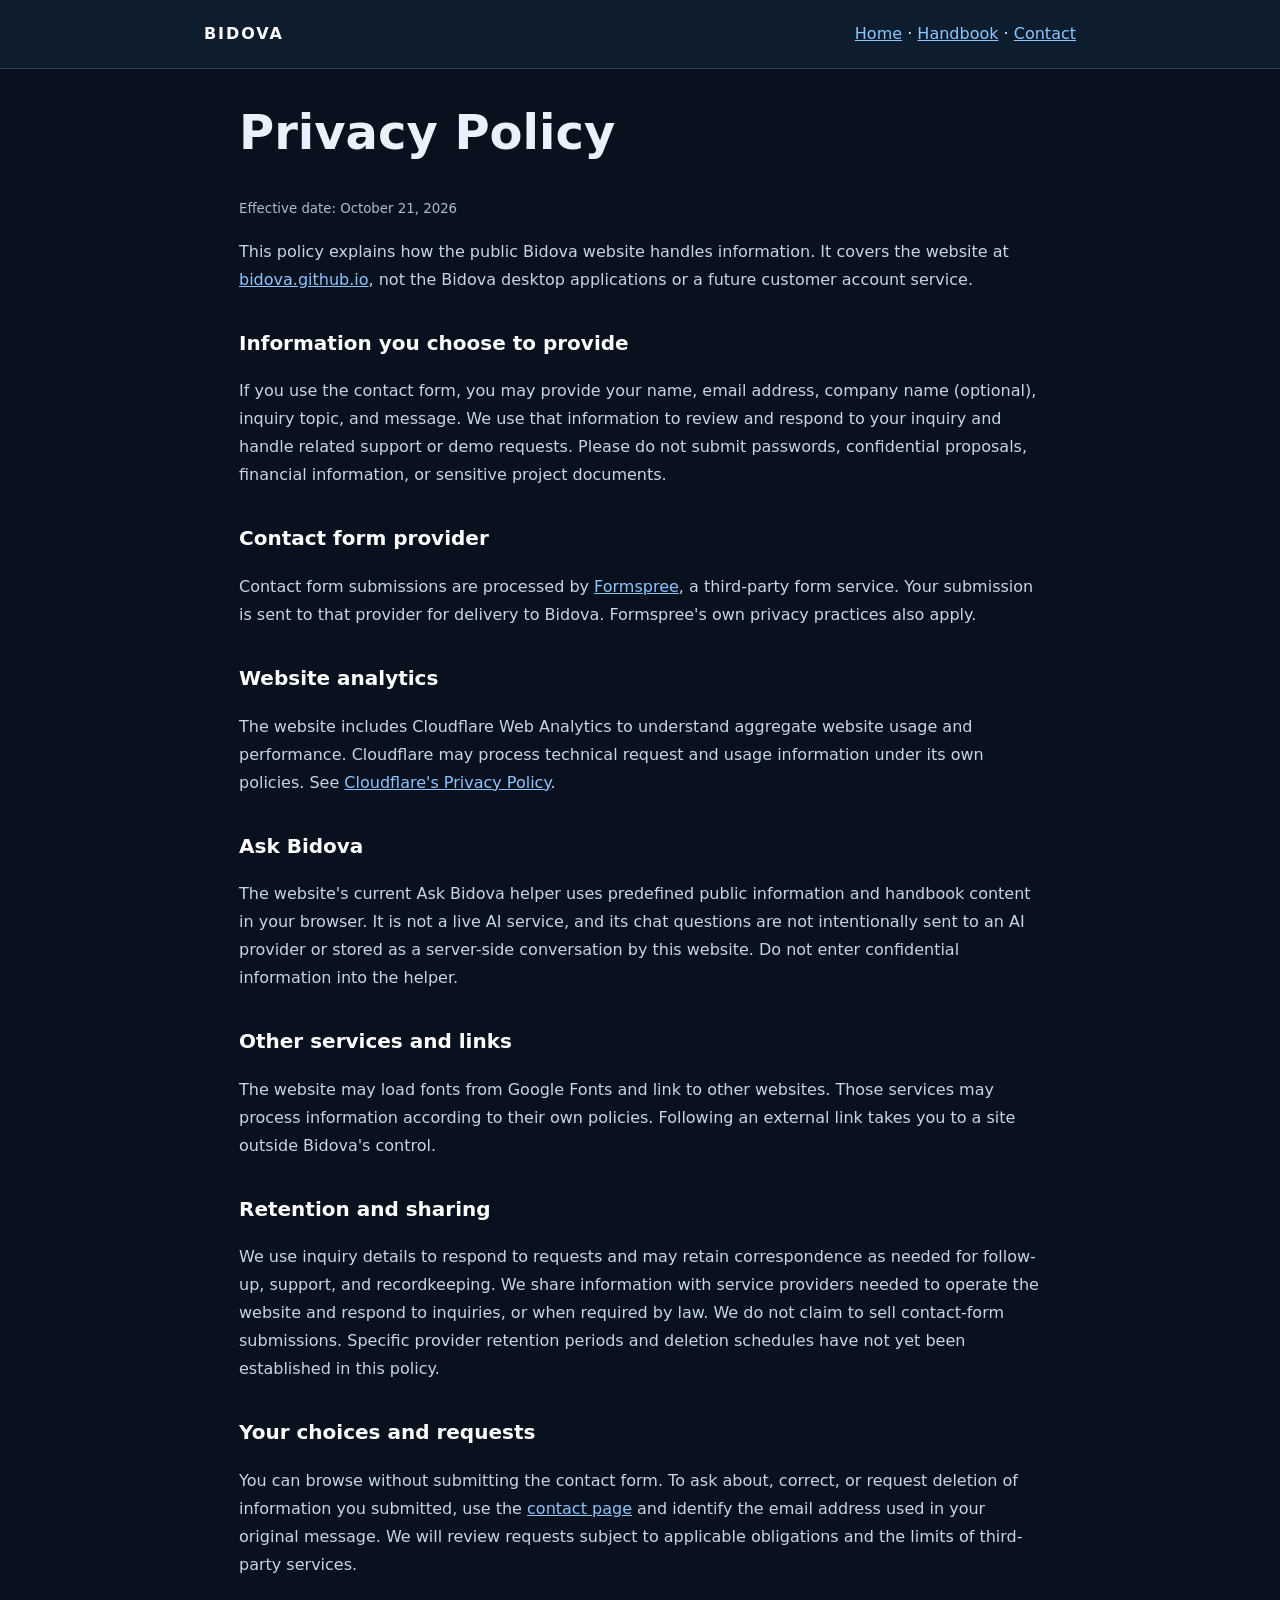
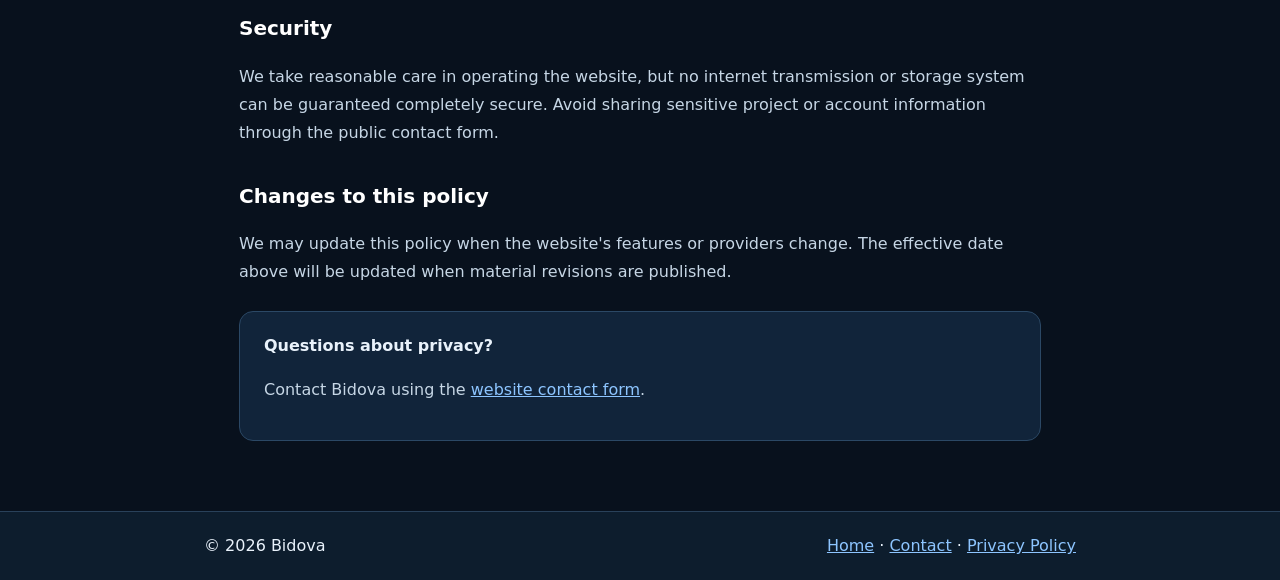
<file: privacy.html>
<!doctype html>
<html lang="en"><head><meta charset="utf-8"><meta name="viewport" content="width=device-width,initial-scale=1"><meta name="theme-color" content="#08111d"><meta name="description" content="Learn how Bidova handles website inquiries, analytics, and privacy."><link rel="canonical" href="https://bidova.github.io/privacy.html"><link rel="icon" href="assets/favicon.png"><title>Privacy Policy | Bidova</title><style>
:root{color-scheme:dark}*{box-sizing:border-box}body{margin:0;background:#08111d;color:#e9f2fb;font:16px/1.75 system-ui,-apple-system,Segoe UI,sans-serif}a{color:#8dc5ff}a:focus-visible{outline:3px solid #8dc5ff;outline-offset:4px}header,footer{background:#0d1d2d;border-bottom:1px solid #29415a}footer{border-top:1px solid #29415a;border-bottom:0}.wrap{max-width:920px;margin:auto;padding:20px 24px}.nav{display:flex;justify-content:space-between;align-items:center;gap:20px;flex-wrap:wrap}.brand{font-weight:800;letter-spacing:.12em;text-decoration:none;color:#fff}main{max-width:850px;margin:35px auto 70px;padding:0 24px}h1{font-size:clamp(2rem,5vw,3rem);line-height:1.2}h2{font-size:1.25rem;margin-top:32px;color:#fff}p,li{color:#c6d6e5}small{color:#a8bed0}.panel{background:#11243a;border:1px solid #2b4865;border-radius:14px;padding:20px 24px;margin:25px 0}footer .wrap{display:flex;gap:20px;flex-wrap:wrap;justify-content:space-between}
</style></head><body><header><div class="wrap nav"><a class="brand" href="index.html">BIDOVA</a><nav aria-label="Main navigation"><a href="index.html">Home</a> · <a href="handbook.html">Handbook</a> · <a href="contact.html">Contact</a></nav></div></header><main><h1>Privacy Policy</h1><p><small>Effective date: October 21, 2026</small></p><p>This policy explains how the public Bidova website handles information. It covers the website at <a href="https://bidova.github.io/">bidova.github.io</a>, not the Bidova desktop applications or a future customer account service.</p>
<h2>Information you choose to provide</h2><p>If you use the contact form, you may provide your name, email address, company name (optional), inquiry topic, and message. We use that information to review and respond to your inquiry and handle related support or demo requests. Please do not submit passwords, confidential proposals, financial information, or sensitive project documents.</p>
<h2>Contact form provider</h2><p>Contact form submissions are processed by <a href="https://formspree.io/legal/privacy-policy/">Formspree</a>, a third-party form service. Your submission is sent to that provider for delivery to Bidova. Formspree's own privacy practices also apply.</p>
<h2>Website analytics</h2><p>The website includes Cloudflare Web Analytics to understand aggregate website usage and performance. Cloudflare may process technical request and usage information under its own policies. See <a href="https://www.cloudflare.com/privacypolicy/">Cloudflare's Privacy Policy</a>.</p>
<h2>Ask Bidova</h2><p>The website's current Ask Bidova helper uses predefined public information and handbook content in your browser. It is not a live AI service, and its chat questions are not intentionally sent to an AI provider or stored as a server-side conversation by this website. Do not enter confidential information into the helper.</p>
<h2>Other services and links</h2><p>The website may load fonts from Google Fonts and link to other websites. Those services may process information according to their own policies. Following an external link takes you to a site outside Bidova's control.</p>
<h2>Retention and sharing</h2><p>We use inquiry details to respond to requests and may retain correspondence as needed for follow-up, support, and recordkeeping. We share information with service providers needed to operate the website and respond to inquiries, or when required by law. We do not claim to sell contact-form submissions. Specific provider retention periods and deletion schedules have not yet been established in this policy.</p>
<h2>Your choices and requests</h2><p>You can browse without submitting the contact form. To ask about, correct, or request deletion of information you submitted, use the <a href="contact.html?topic=other">contact page</a> and identify the email address used in your original message. We will review requests subject to applicable obligations and the limits of third-party services.</p>
<h2>Security</h2><p>We take reasonable care in operating the website, but no internet transmission or storage system can be guaranteed completely secure. Avoid sharing sensitive project or account information through the public contact form.</p>
<h2>Changes to this policy</h2><p>We may update this policy when the website's features or providers change. The effective date above will be updated when material revisions are published.</p>
<div class="panel"><strong>Questions about privacy?</strong><p>Contact Bidova using the <a href="contact.html?topic=other">website contact form</a>.</p></div></main><footer><div class="wrap"><span>© 2026 Bidova</span><nav aria-label="Footer navigation"><a href="index.html">Home</a> · <a href="contact.html">Contact</a> · <a href="privacy.html" aria-current="page">Privacy Policy</a></nav></div></footer></body></html>
</file>
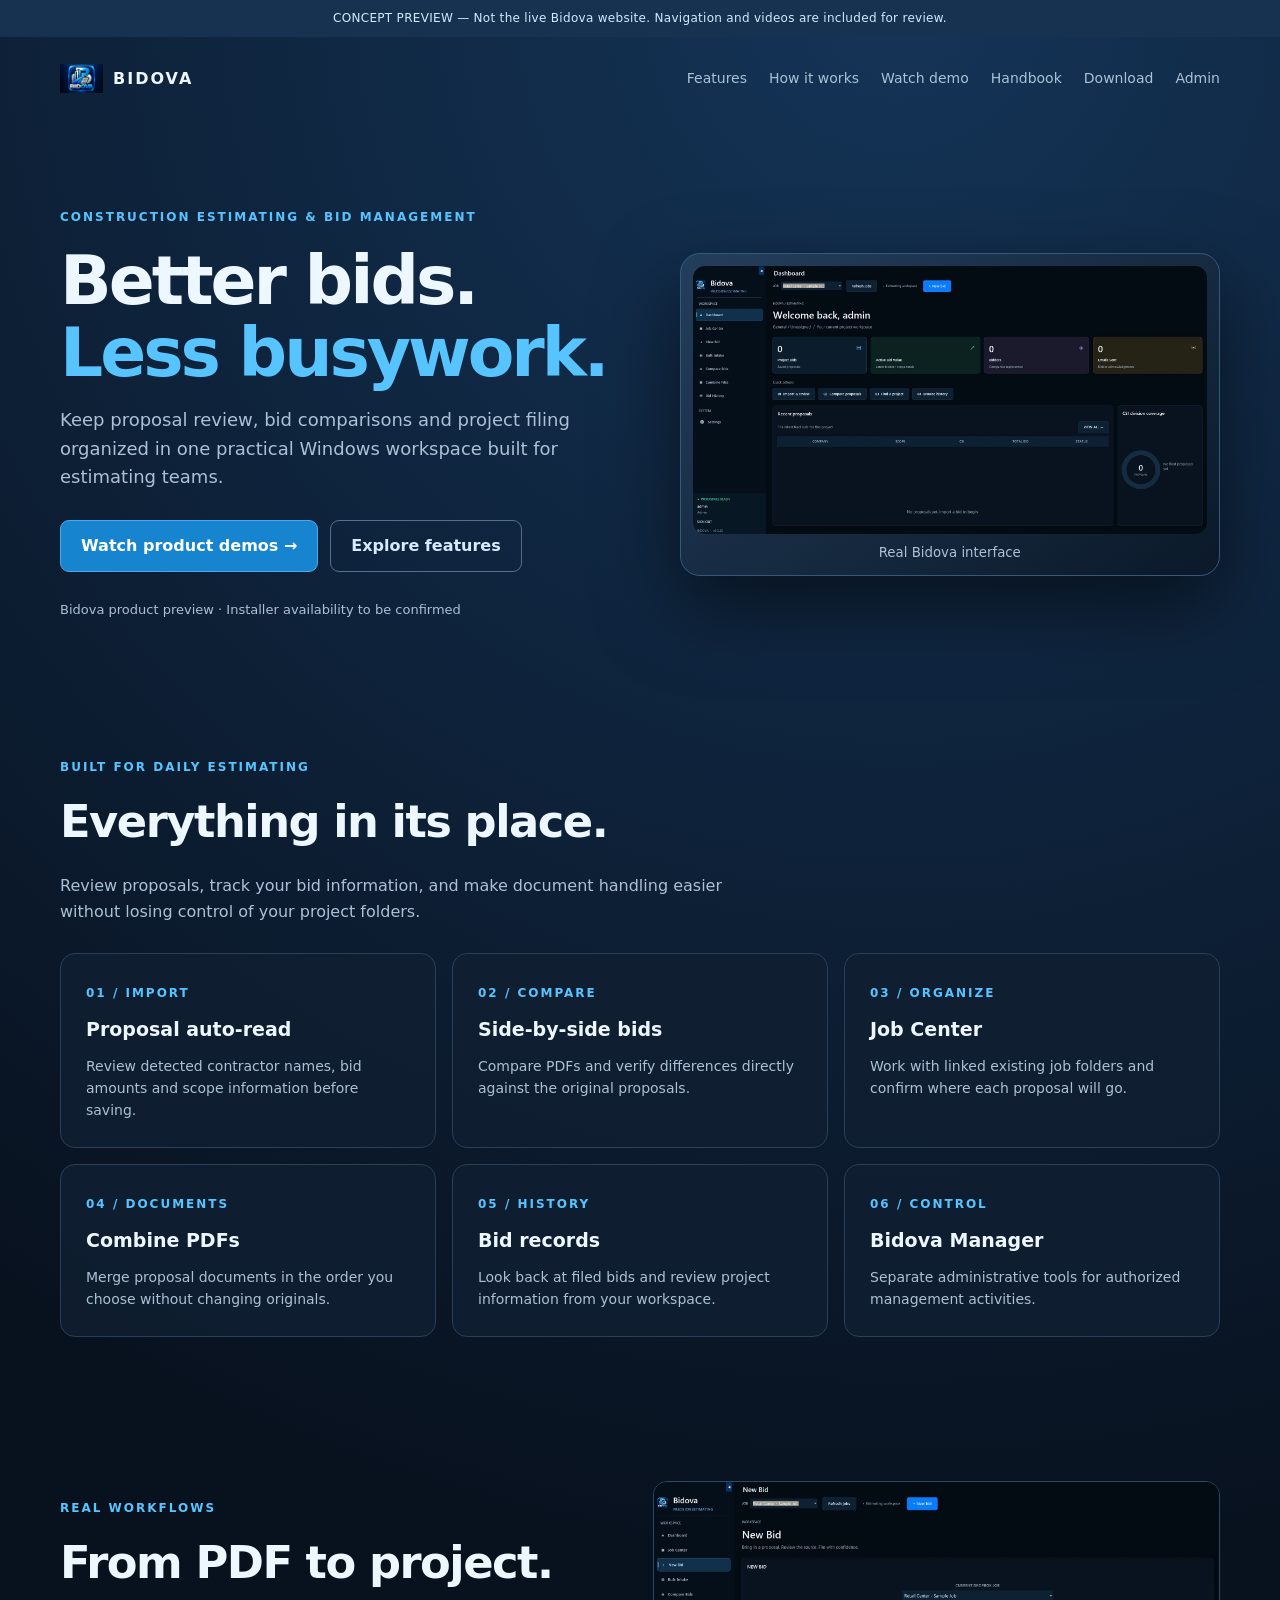
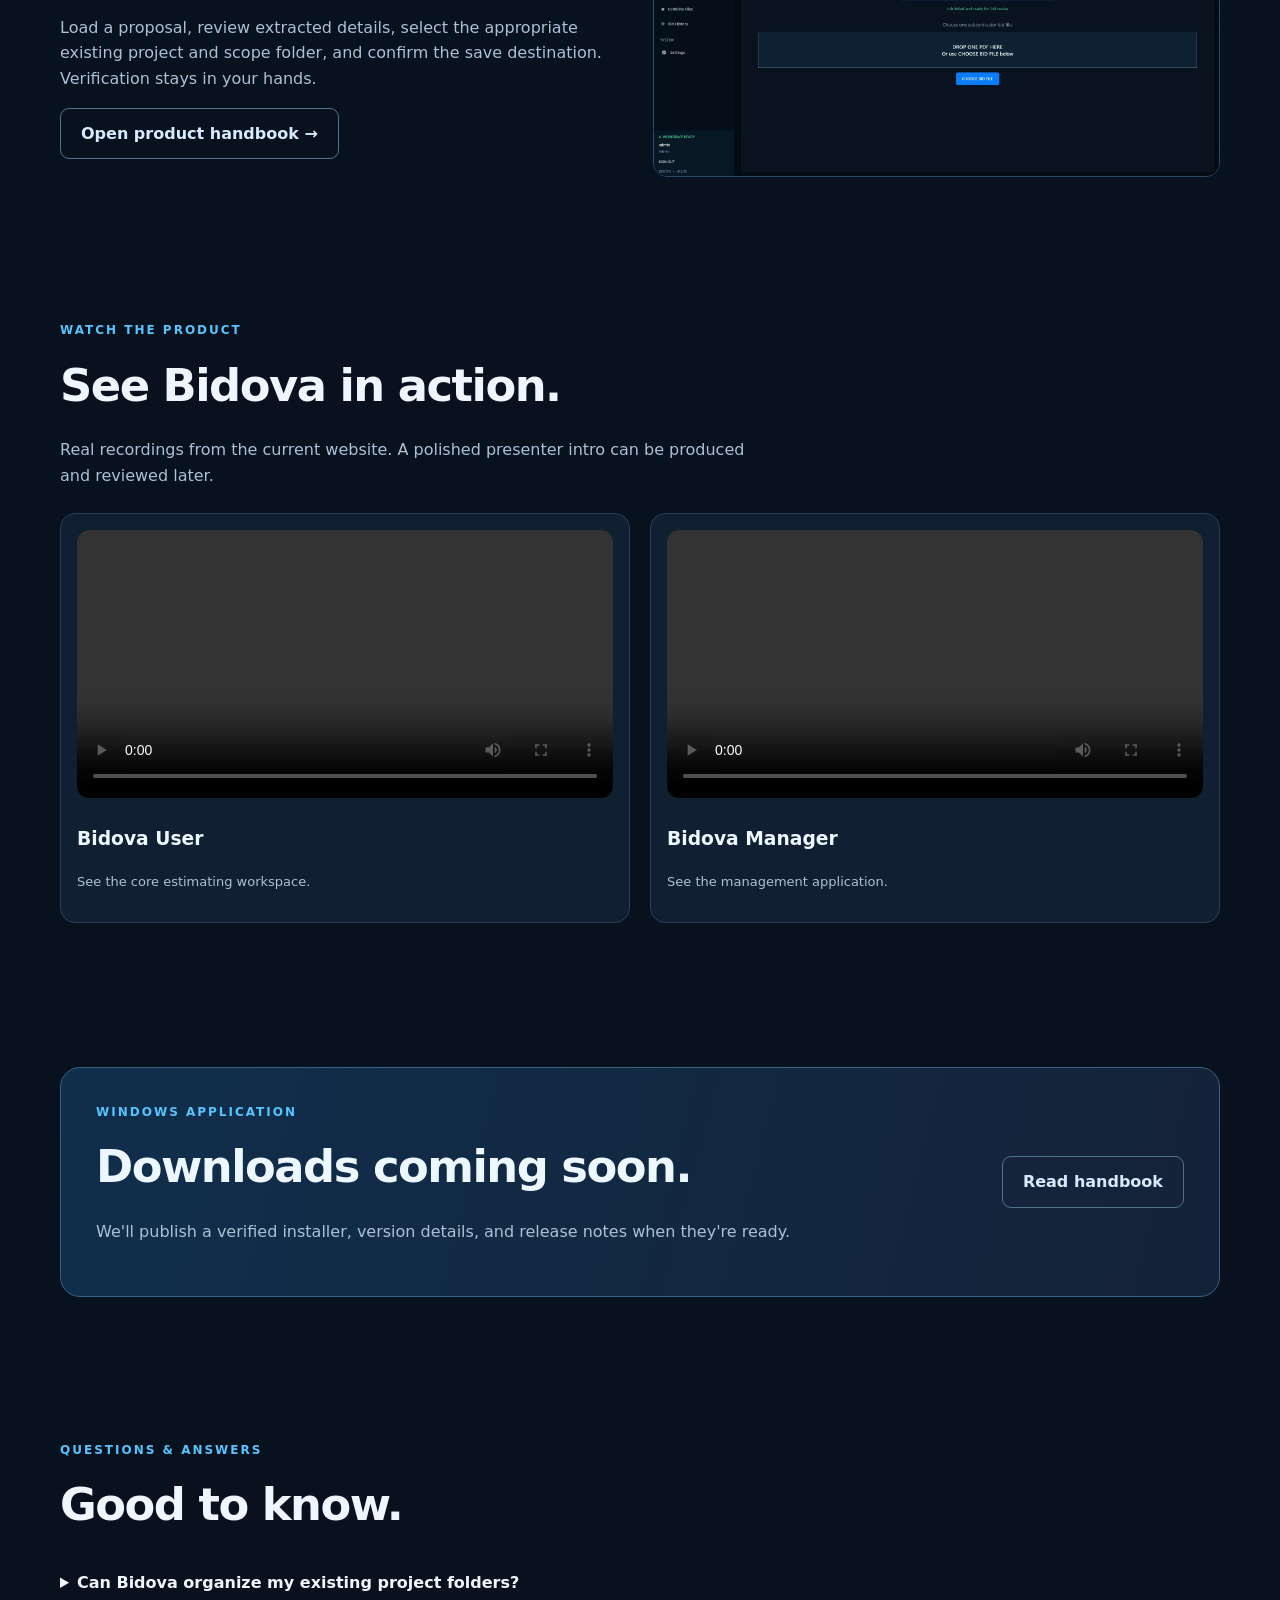
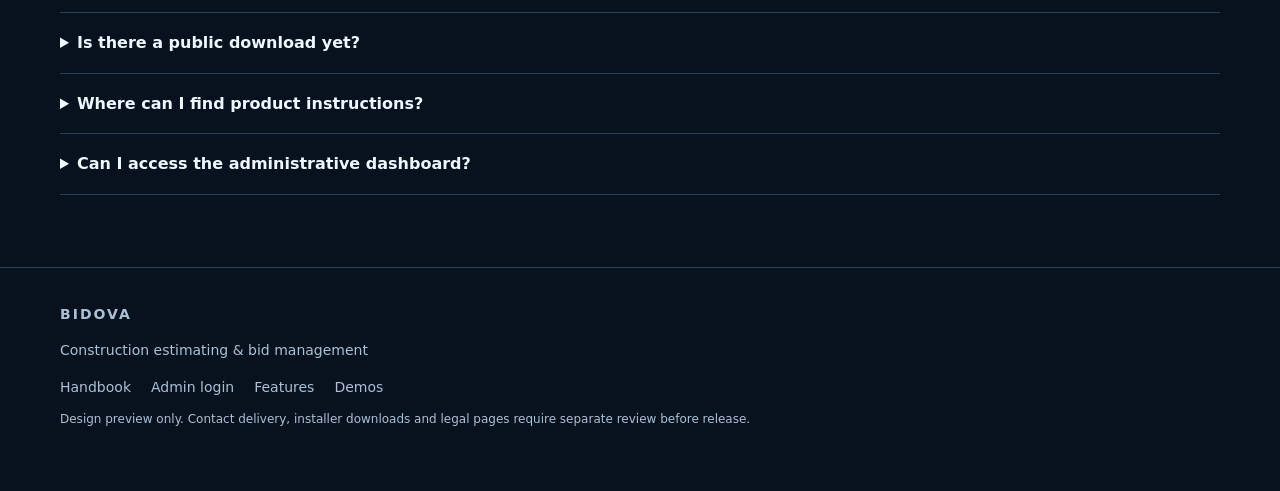
<file: website-v2-preview.html>
<!doctype html>
<html lang="en"><head><meta charset="utf-8"><meta name="viewport" content="width=device-width,initial-scale=1">
<title>Bidova 2.0 — Design Preview Only</title><meta name="robots" content="noindex,nofollow">
<style>
:root{color-scheme:dark;--bg:#08111e;--card:#101f31;--edge:#2a4059;--sky:#58c4ff;--text:#edf7ff;--muted:#abc1d5}
*{box-sizing:border-box}html{scroll-behavior:smooth}body{margin:0;background:radial-gradient(circle at 70% 0%,#143457 0,#08111e 42%);font:16px/1.6 system-ui,-apple-system,Segoe UI,sans-serif;color:var(--text)}a{color:inherit;text-decoration:none}button{font:inherit}
.wrap{width:min(1160px,calc(100% - 40px));margin:auto}.notice{background:#173251;color:#d2eaff;text-align:center;padding:9px 14px;font-size:12px;letter-spacing:.3px}.header{display:flex;align-items:center;justify-content:space-between;padding:20px 0;gap:16px}.brand{font-weight:850;letter-spacing:2px;display:flex;align-items:center;gap:10px}.brand img{width:43px;height:43px;object-fit:contain}.nav{display:flex;align-items:center;gap:22px;color:var(--muted);font-size:14px}.nav a:hover,.nav a:focus{color:white}.btn{display:inline-flex;align-items:center;justify-content:center;padding:12px 20px;border-radius:9px;font-weight:750;border:1px solid #4aa9ed;background:#1684cf;color:white;cursor:pointer}.btn.alt{background:transparent;border-color:#52718d;color:#d8eaff}.hero{padding:88px 0 65px;display:grid;grid-template-columns:1.05fr 1fr;gap:52px;align-items:center}.eyebrow{color:var(--sky);letter-spacing:2px;font-size:12px;text-transform:uppercase;font-weight:800}.hero h1{font-size:clamp(44px,5.3vw,78px);line-height:1.05;letter-spacing:-3px;margin:18px 0}.hero h1 span{color:var(--sky)}.hero p{color:var(--muted);font-size:18px;max-width:560px}.actions{display:flex;flex-wrap:wrap;gap:12px;margin:28px 0}.tagline{font-size:13px;color:var(--muted)}.visual{background:linear-gradient(145deg,#233e5c,#0b1929);padding:12px;border:1px solid #345a7b;border-radius:20px;box-shadow:0 30px 80px #0008}.visual img{width:100%;display:block;border-radius:12px}.visual small{display:block;text-align:center;color:var(--muted);margin-top:8px}.section{padding:72px 0}.section h2{font-size:clamp(30px,3.5vw,46px);letter-spacing:-1.5px;margin:9px 0 12px}.section>p,.intro{color:var(--muted);max-width:690px}.cards{display:grid;grid-template-columns:repeat(3,1fr);gap:16px;margin-top:28px}.card{background:#101f31dd;border:1px solid var(--edge);padding:25px;border-radius:15px}.card h3{margin:10px 0;font-size:19px}.card p{color:var(--muted);font-size:14px;margin:0}.card .num{color:var(--sky);font-size:12px;letter-spacing:2px;font-weight:800}.two{display:grid;grid-template-columns:1fr 1fr;gap:25px;align-items:center}.two img{width:100%;border:1px solid #294968;border-radius:14px}.video-grid{display:grid;grid-template-columns:repeat(2,1fr);gap:20px;margin-top:24px}video{width:100%;border-radius:12px;background:#010912}.video-card{background:var(--card);padding:16px;border-radius:15px;border:1px solid var(--edge)}.video-card p{font-size:13px;color:var(--muted)}.faq details{border-bottom:1px solid var(--edge);padding:17px 0}.faq summary{cursor:pointer;font-weight:700}.faq p{color:var(--muted)}.cta{padding:35px;background:linear-gradient(105deg,#102f4c,#142238);border:1px solid #376287;border-radius:20px;display:flex;justify-content:space-between;gap:20px;align-items:center}.muted{color:var(--muted)}footer{border-top:1px solid var(--edge);padding:35px 0 50px;color:var(--muted);font-size:14px}.footerlinks{display:flex;gap:20px;flex-wrap:wrap}.menu{display:none}
@media(max-width:850px){.hero,.two{grid-template-columns:1fr}.hero{padding:55px 0;gap:32px}.cards{grid-template-columns:repeat(2,1fr)}.nav{display:none;position:absolute;top:108px;left:20px;right:20px;background:#14283d;border:1px solid #35536f;padding:20px;border-radius:12px;z-index:3;flex-direction:column;align-items:stretch}.nav.open{display:flex}.menu{display:block;background:transparent;color:white;border:1px solid #385674;border-radius:8px;padding:7px 12px}.video-grid{grid-template-columns:1fr}}
@media(max-width:530px){.cards{grid-template-columns:1fr}.hero h1{letter-spacing:-2px}.cta{display:block}.cta .btn{margin-top:12px}.section{padding:52px 0}}
</style></head>
<body>
<div class="notice">CONCEPT PREVIEW — Not the live Bidova website. Navigation and videos are included for review.</div>
<div class="wrap"><header class="header"><a class="brand" href="#top"><img src="assets/bidova-logo.webp" alt="">BIDOVA</a><button class="menu" aria-controls="nav" aria-expanded="false" onclick="let n=document.getElementById('nav');let o=n.classList.toggle('open');this.setAttribute('aria-expanded',String(o))">Menu ☰</button><nav class="nav" id="nav" aria-label="Main navigation"><a href="#features">Features</a><a href="#workflow">How it works</a><a href="#demos">Watch demo</a><a href="handbook.html">Handbook</a><a href="#download">Download</a><a href="admin/">Admin</a></nav></header></div>
<main id="top"><div class="wrap"><section class="hero"><div><div class="eyebrow">Construction estimating & bid management</div><h1>Better bids.<br><span>Less busywork.</span></h1><p>Keep proposal review, bid comparisons and project filing organized in one practical Windows workspace built for estimating teams.</p><div class="actions"><a class="btn" href="#demos">Watch product demos →</a><a class="btn alt" href="#features">Explore features</a></div><div class="tagline">Bidova product preview · Installer availability to be confirmed</div></div><div class="visual"><img src="dashboard.webp" alt="Actual Bidova application dashboard screenshot"><small>Real Bidova interface</small></div></section></div>
<div class="wrap"><section class="section" id="features"><div class="eyebrow">Built for daily estimating</div><h2>Everything in its place.</h2><p class="intro">Review proposals, track your bid information, and make document handling easier without losing control of your project folders.</p><div class="cards"><article class="card"><span class="num">01 / IMPORT</span><h3>Proposal auto-read</h3><p>Review detected contractor names, bid amounts and scope information before saving.</p></article><article class="card"><span class="num">02 / COMPARE</span><h3>Side-by-side bids</h3><p>Compare PDFs and verify differences directly against the original proposals.</p></article><article class="card"><span class="num">03 / ORGANIZE</span><h3>Job Center</h3><p>Work with linked existing job folders and confirm where each proposal will go.</p></article><article class="card"><span class="num">04 / DOCUMENTS</span><h3>Combine PDFs</h3><p>Merge proposal documents in the order you choose without changing originals.</p></article><article class="card"><span class="num">05 / HISTORY</span><h3>Bid records</h3><p>Look back at filed bids and review project information from your workspace.</p></article><article class="card"><span class="num">06 / CONTROL</span><h3>Bidova Manager</h3><p>Separate administrative tools for authorized management activities.</p></article></div></section></div>
<div class="wrap"><section class="section two" id="workflow"><div><div class="eyebrow">Real workflows</div><h2>From PDF to project.</h2><p class="muted">Load a proposal, review extracted details, select the appropriate existing project and scope folder, and confirm the save destination. Verification stays in your hands.</p><a class="btn alt" href="handbook.html">Open product handbook →</a></div><img src="new-bid.webp" alt="Actual Bidova proposal import screen"></section></div>
<div class="wrap"><section class="section" id="demos"><div class="eyebrow">Watch the product</div><h2>See Bidova in action.</h2><p class="intro">Real recordings from the current website. A polished presenter intro can be produced and reviewed later.</p><div class="video-grid"><div class="video-card"><video controls preload="metadata" playsinline src="Bidova_Main_App_Web_Demo.mp4"></video><h3>Bidova User</h3><p>See the core estimating workspace.</p></div><div class="video-card"><video controls preload="metadata" playsinline src="Bidova_Manager_Web_Demo.mp4"></video><h3>Bidova Manager</h3><p>See the management application.</p></div></div></section></div>
<div class="wrap"><section class="section" id="download"><div class="cta"><div><div class="eyebrow">Windows application</div><h2>Downloads coming soon.</h2><p class="muted">We'll publish a verified installer, version details, and release notes when they're ready.</p></div><a class="btn alt" href="handbook.html">Read handbook</a></div></section></div>
<div class="wrap"><section class="section faq"><div class="eyebrow">Questions & answers</div><h2>Good to know.</h2><details><summary>Can Bidova organize my existing project folders?</summary><p>Bidova supports linking existing job folders and reviewing the destination before filing. Confirm that your setup and permissions are correct.</p></details><details><summary>Is there a public download yet?</summary><p>The public installer is not advertised as ready. Downloads will be published after verification.</p></details><details><summary>Where can I find product instructions?</summary><p>The <a href="handbook.html" style="color:var(--sky)">product handbook</a> describes the current Bidova User and Manager workflows.</p></details><details><summary>Can I access the administrative dashboard?</summary><p>Administrative access is separate and restricted. Use the existing admin login only if you have authorization.</p></details></section></div></main>
<footer><div class="wrap"><div class="brand">BIDOVA</div><p>Construction estimating & bid management</p><div class="footerlinks"><a href="handbook.html">Handbook</a><a href="admin/">Admin login</a><a href="#features">Features</a><a href="#demos">Demos</a></div><p style="font-size:12px">Design preview only. Contact delivery, installer downloads and legal pages require separate review before release.</p></div></footer>
</body></html>
</file>
<file: assets/mobile-experience.css>
/*
  Bidova mobile experience v1
  Loaded with media="screen and (max-width: 1024px)" on each page.
  Page-scoped CSS only: desktop layout, app screenshots and videos are untouched.
*/
@media screen and (max-width:1024px){
  body.bidova-home,body.bidova-contact,body.bidova-handbook{
    overflow-x:clip;
    -webkit-text-size-adjust:100%;
  }
  body.bidova-home *,body.bidova-contact *,body.bidova-handbook *{min-width:0}
  body.bidova-home a,body.bidova-home button,body.bidova-home summary,
  body.bidova-contact a,body.bidova-contact button,body.bidova-contact summary,
  body.bidova-handbook a,body.bidova-handbook button,body.bidova-handbook label{
    -webkit-tap-highlight-color:rgba(110,194,255,.12);
  }

  /* Homepage: sticky navigation, comfortable touch targets, truly responsive grid. */
  .bidova-home header{z-index:100}
  .bidova-home .nav{height:68px;min-height:68px;gap:12px}
  .bidova-home .links{display:none!important}
  .bidova-home .mobile-nav{display:block!important;position:relative;margin-left:auto}
  .bidova-home .mobile-nav summary{
    min-width:85px;min-height:46px;display:flex;align-items:center;
    justify-content:center;gap:8px;padding:8px 13px;border:1px solid #45637d;background:#12273d;
    border-radius:11px;font-size:14px;font-weight:800;
  }
  .bidova-home .mobile-nav summary span{font-size:21px;line-height:1}
  .bidova-home .mobile-menu{
    position:absolute;right:0;top:calc(100% + 10px);
    width:min(340px,calc(100vw - 32px));min-width:0;
    max-height:calc(100dvh - 93px);overflow-y:auto;overscroll-behavior:contain;
    padding:9px;background:#10243a;border:1px solid #40607e;
    border-radius:14px;box-shadow:0 22px 55px #000c;z-index:250;
  }
  .bidova-home .mobile-menu a{
    min-height:46px;display:flex;align-items:center;padding:12px 15px;
    border-radius:8px;font-size:14px;line-height:1.35;
  }
  .bidova-home .mobile-menu a+a{border-top:1px solid #203951}
  .bidova-home .mobile-menu a[href="contact.html"]{
    color:#f4faff;background:#116ccc;font-weight:800;margin-top:7px;
  }
  .bidova-home .hero-inner{
    grid-template-columns:minmax(0,1fr)!important;
    min-height:0;padding:48px 0 50px;gap:30px;
  }
  .bidova-home .hero h1{font-size:clamp(36px,6vw,54px);line-height:1.2;letter-spacing:-.035em}
  .bidova-home .hero h1 span{display:block;margin-top:7px;letter-spacing:-.02em}
  .bidova-home .hero p{font-size:16px;line-height:1.65;margin-bottom:20px}
  .bidova-home .hero .preview,.bidova-home .hero .hero-shot{
    max-width:100%;min-width:0;width:100%;
  }
  .bidova-home .hero .hero-shot{
    height:auto;aspect-ratio:16/9;object-fit:contain;
    border-radius:12px;background:#071321;
  }
  .bidova-home .actions{gap:10px}
  .bidova-home .actions .btn{min-height:48px}
  /* Two focused hero choices on mobile. The handbook remains in Menu and Support. */
  .bidova-home .hero .actions a[href="handbook.html"]{display:none}
  .bidova-home .section{padding:65px 0}
  .bidova-home .section h2{font-size:clamp(27px,4.8vw,38px);line-height:1.2}
  .bidova-home .section-intro{font-size:15px;line-height:1.7}
  .bidova-home .features,.bidova-home .info-grid,
  .bidova-home .shot-grid,.bidova-home .video-grid,
  .bidova-home .bidova-steps-grid,.bidova-home .bx-roadmap-grid{
    grid-template-columns:minmax(0,1fr);gap:15px;
  }
  .bidova-home .feature,.bidova-home .info-card,
  .bidova-home .bidova-steps-grid article,.bidova-home .bx-roadmap-card{
    padding:23px;border-radius:13px;
  }
  .bidova-home .shot-grid{margin-top:23px}
  .bidova-home .shot-card img{width:100%;max-width:100%;height:auto;aspect-ratio:1.8}
  .bidova-home .bx-toolbar{
    display:flex;flex-flow:row nowrap;overflow-x:auto;
    gap:9px;margin:20px -4px 8px;padding:4px 4px 12px;
    scrollbar-width:thin;scroll-snap-type:x proximity;
    -webkit-overflow-scrolling:touch;
  }
  .bidova-home .bx-toolbar .bx-tab{
    flex:0 0 auto;min-width:max-content;min-height:46px;
    scroll-snap-align:start;padding:11px 16px;white-space:nowrap;
  }
  .bidova-home .bx-notice{line-height:1.6}
  .bidova-home .video-card{width:100%;min-width:0}
  .bidova-home video.demo-video{height:auto;max-width:100%;aspect-ratio:16/9}
  .bidova-home .split{grid-template-columns:1fr;gap:25px}
  .bidova-home .cta-inner{flex-direction:column;align-items:flex-start}
  .bidova-home .cta-inner .btn{min-height:46px}
  .bidova-home .faq details{padding:19px 0}
  .bidova-home .faq summary{min-height:42px;line-height:1.5}
  .bidova-home .foot{flex-wrap:wrap;gap:14px;line-height:1.6}

  /* Contact page: full-width form first; help cards go underneath. */
  .bidova-contact .nav{min-height:68px}
  .bidova-contact .links{display:none!important}
  .bidova-contact .smallmenu{display:block;position:relative;margin-left:auto}
  .bidova-contact .smallmenu summary{
    display:flex;align-items:center;justify-content:center;
    min-width:72px;min-height:46px;border:1px solid #4a6884;
    background:#14283e;border-radius:10px;
  }
  .bidova-contact .smallmenu nav{
    max-height:calc(100dvh - 93px);overflow-y:auto;z-index:250;
    box-shadow:0 22px 55px #000b;
  }
  .bidova-contact .smallmenu nav a{min-height:46px;display:flex;align-items:center}
  .bidova-contact .hero{padding:42px 0 38px}
  .bidova-contact .hero h1{font-size:clamp(31px,5.2vw,46px)}
  .bidova-contact .main{
    grid-template-columns:minmax(0,1fr);gap:19px;padding:30px 0 66px;
  }
  .bidova-contact .panel{padding:26px;border-radius:14px}
  .bidova-contact .side{grid-template-columns:repeat(2,minmax(0,1fr));gap:14px}
  .bidova-contact .field input,.bidova-contact .field select,
  .bidova-contact .field textarea{font-size:16px;min-height:48px}
  .bidova-contact .submit{min-height:48px}
  .bidova-contact .foot{line-height:1.6}

  /* Handbook: move chapter directory into an optional mobile drawer. */
  .bidova-handbook .top{
    height:68px;min-height:68px;padding:0 18px;gap:12px;
  }
  .bidova-handbook .top .brand{font-size:17px;letter-spacing:.06em}
  .bidova-handbook .top .back{font-size:12px;text-align:right}
  .bidova-handbook .layout{display:flex;flex-direction:column}
  .bidova-handbook .mobile-chapter-toggle{
    display:block;position:absolute;width:1px;height:1px;opacity:0;overflow:hidden;
  }
  .bidova-handbook .mobile-chapter-label{
    display:flex;align-items:center;justify-content:space-between;
    margin:14px 18px 0;padding:13px 16px;min-height:48px;
    border-radius:10px;border:1px solid #3c6281;
    background:#153047;color:#e8f5ff;font-size:14px;font-weight:800;
    cursor:pointer;
  }
  .bidova-handbook .mobile-chapter-toggle:focus-visible+.mobile-chapter-label{
    outline:3px solid #7bcfff;outline-offset:3px;
  }
  .bidova-handbook .sidebar{
    display:none;position:relative;top:auto;height:auto;
    max-height:min(55dvh,460px);overflow:auto;
    border-right:0;border-bottom:1px solid #28435c;
    padding:14px 18px 20px;
  }
  .bidova-handbook .mobile-chapter-toggle:checked~.sidebar{display:block}
  .bidova-handbook .sidebar input{
    font-size:16px;min-height:48px;
  }
  .bidova-handbook .sidebar a{min-height:43px;padding:10px 12px}
  .bidova-handbook .content{padding:26px 22px 70px;max-width:100%}
  .bidova-handbook .intro h1{font-size:clamp(32px,5.7vw,48px);line-height:1.15}
  .bidova-handbook .intro p{font-size:15px;line-height:1.7}
  .bidova-handbook .meta{margin:23px 0 30px;gap:8px}
  .bidova-handbook .pill{font-size:11px}
  .bidova-handbook .chapter{padding:30px 0;scroll-margin-top:86px}
  .bidova-handbook .chapter h2{font-size:clamp(25px,4vw,30px)}
  .bidova-handbook .step{padding:16px 14px;gap:11px}
}
@media screen and (max-width:600px){
  .bidova-home .wrap,.bidova-contact .wrap{width:calc(100% - 32px)}
  .bidova-home .brand{font-size:18px}
  .bidova-home .hero-inner{padding:39px 0 40px;gap:24px}
  .bidova-home .hero h1{font-size:clamp(33px,8.5vw,41px)}
  .bidova-home .hero p{font-size:15px}
  .bidova-home .actions{display:grid;grid-template-columns:1fr;gap:10px}
  .bidova-home .actions .btn{width:100%;justify-content:center;font-size:14px}
  .bidova-home .section{padding:49px 0}
  .bidova-home .feature,.bidova-home .info-card,
  .bidova-home .bidova-steps-grid article,.bidova-home .bx-roadmap-card{padding:20px}
  .bidova-home .shot-card figcaption{padding:15px}
  .bidova-home .shot-caption{font-size:9px}
  .bidova-home .cta{padding:52px 0}
  .bidova-home .foot{flex-direction:column;align-items:flex-start}
  .bidova-contact .hero{padding:35px 0 31px}
  .bidova-contact .hero h1{font-size:34px}
  .bidova-contact .hero p{font-size:14px}
  .bidova-contact .panel{padding:21px}
  .bidova-contact .fields,.bidova-contact .side{grid-template-columns:minmax(0,1fr)}
  .bidova-contact .submit{width:100%}
  .bidova-handbook .top .brand{font-size:15px;gap:7px}
  .bidova-handbook .top .brand img{width:29px;height:29px}
  .bidova-handbook .top .back{font-size:11px}
  .bidova-handbook .content{padding:23px 18px 62px}
  .bidova-handbook .step{grid-template-columns:30px 1fr}
}
@media screen and (max-width:370px){
  .bidova-handbook .top .brand span{display:none}
}
</file>
<file: assets/bidova-assistant.css>
#bidova-assistant{position:fixed;right:18px;bottom:18px;z-index:9998;font-family:inherit}#bidova-assistant *{box-sizing:border-box}#bidova-assistant button{font:inherit;cursor:pointer}#ba-launch{border:1px solid #59b9ee;border-radius:999px;background:#12618e;color:white;box-shadow:0 8px 28px #0006;padding:13px 18px;font-weight:700}#ba-panel{position:absolute;right:0;bottom:65px;width:min(380px,calc(100vw - 28px));height:min(540px,calc(100dvh - 105px));background:#0e1e30;color:#eef7ff;border:1px solid #3b6683;border-radius:18px;box-shadow:0 16px 60px #0009;display:flex;flex-direction:column;overflow:hidden}#ba-panel[hidden]{display:none}#ba-head{padding:15px;background:#14334c;display:flex;justify-content:space-between;align-items:center}#ba-head strong{display:block;font-size:16px}#ba-head small{display:block;color:#b6d4e8;font-size:12px}#ba-close{background:transparent;color:white;border:0;font-size:24px}#ba-messages{padding:15px;overflow:auto;flex:1;display:flex;flex-direction:column;gap:10px}#ba-messages .ba-msg{max-width:95%;padding:11px 13px;border-radius:13px;background:#1b3650;font-size:14px;line-height:1.5;white-space:pre-wrap}#ba-messages .ba-user{align-self:flex-end;background:#12618e}#ba-messages a{color:#99dbff;text-decoration:underline;display:block;margin-top:7px}#ba-suggestions{display:flex;flex-wrap:wrap;gap:7px;padding:0 14px 12px}#ba-suggestions button{border:1px solid #436a86;background:#17354e;color:#eaf6ff;border-radius:999px;padding:7px 10px;font-size:12px}#ba-form{display:flex;gap:8px;padding:12px;border-top:1px solid #35526a}#ba-input{min-width:0;flex:1;border:1px solid #53718a;border-radius:10px;background:#091a2b;color:white;padding:10px;font:inherit;font-size:14px}#ba-send{background:#1680b7;border:0;border-radius:10px;color:white;padding:10px 14px;font-weight:700}#ba-foot{font-size:11px;color:#a8c2d5;padding:0 14px 12px;line-height:1.4}@media(max-width:520px){#bidova-assistant{right:12px;bottom:12px}}
</file>
